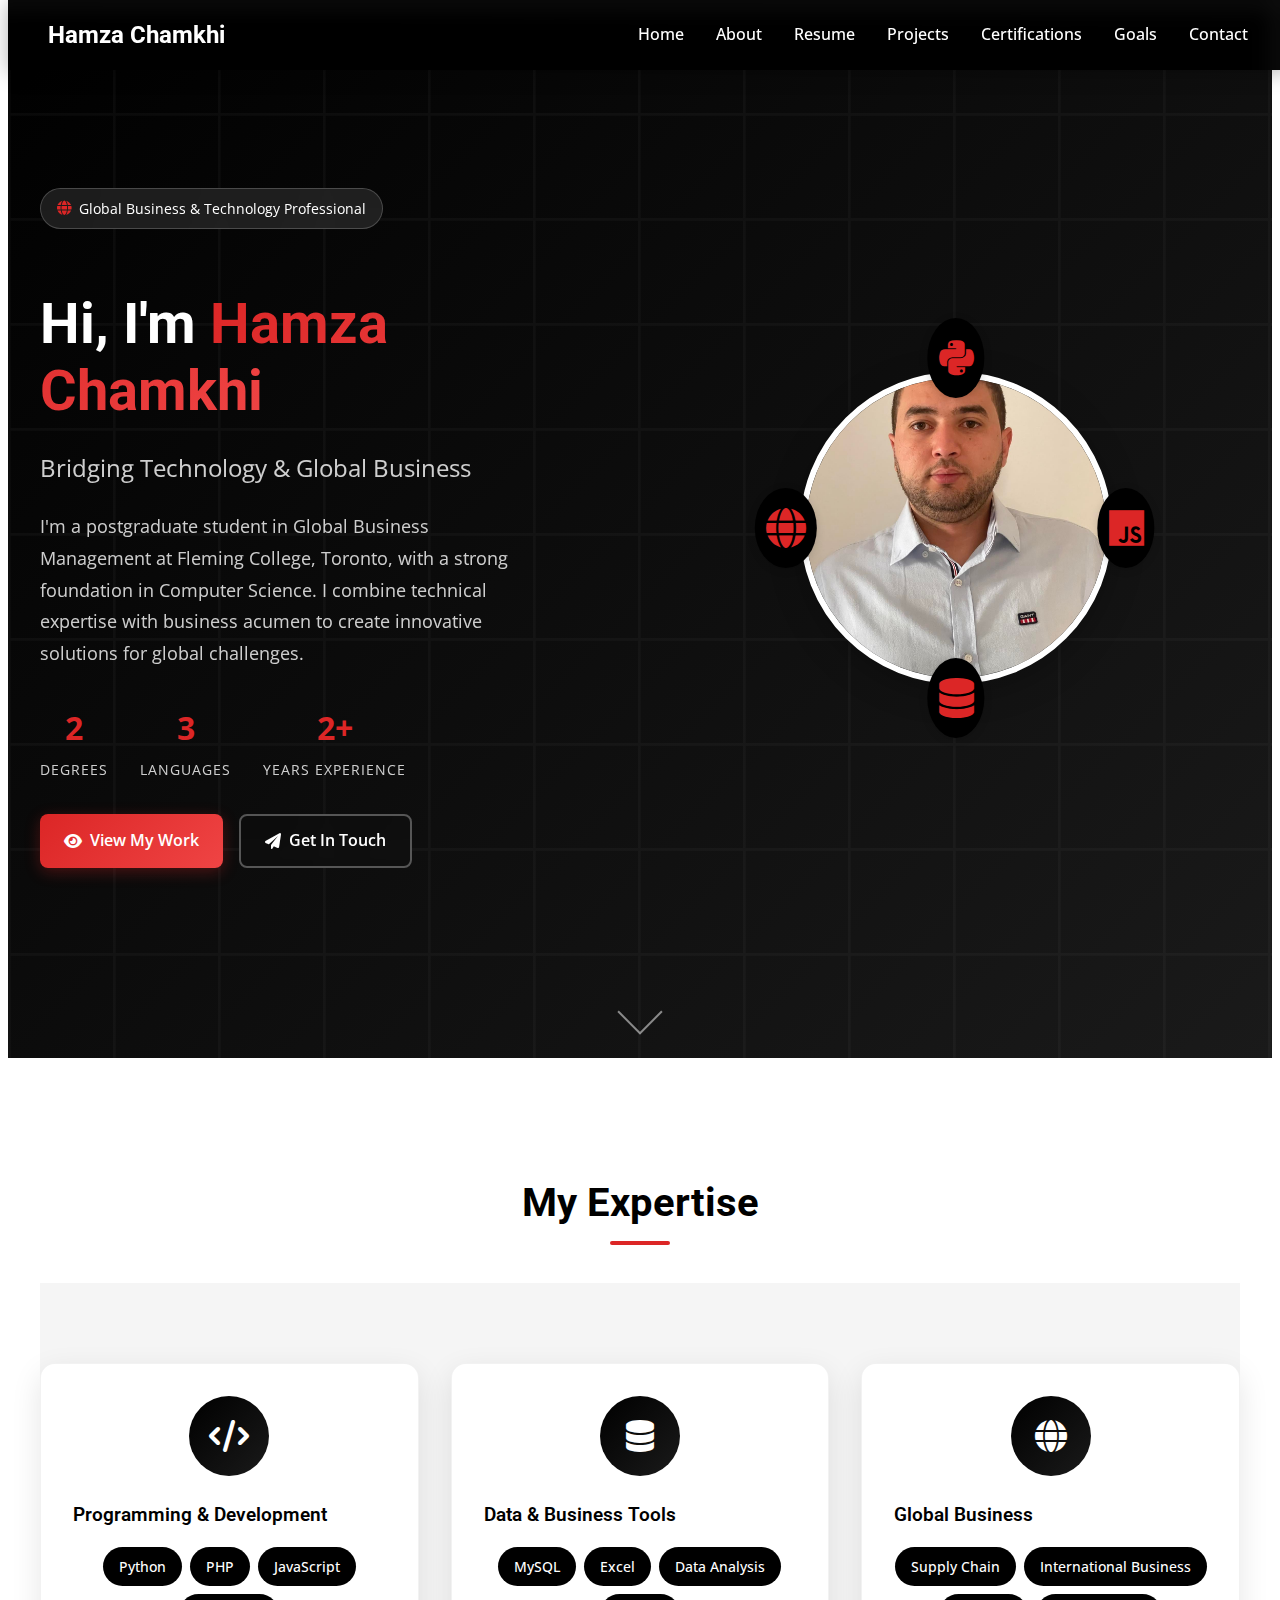
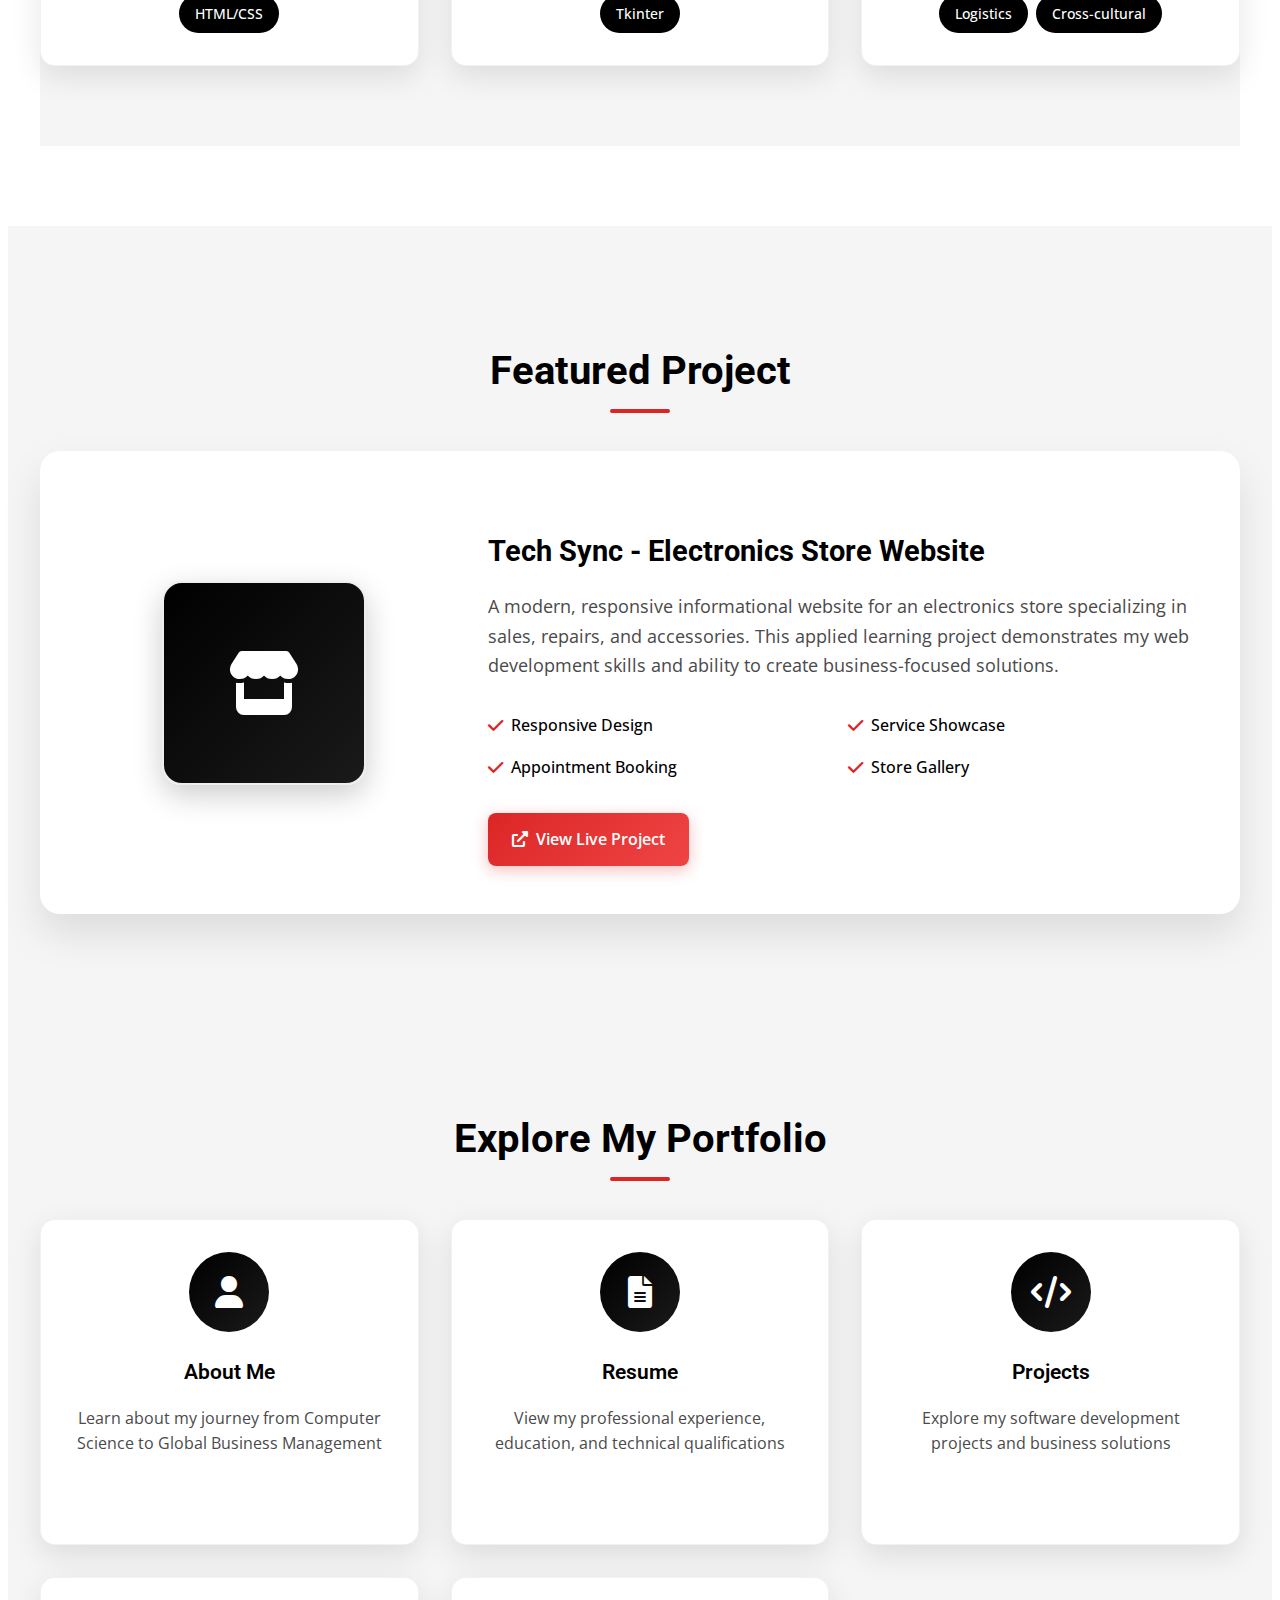
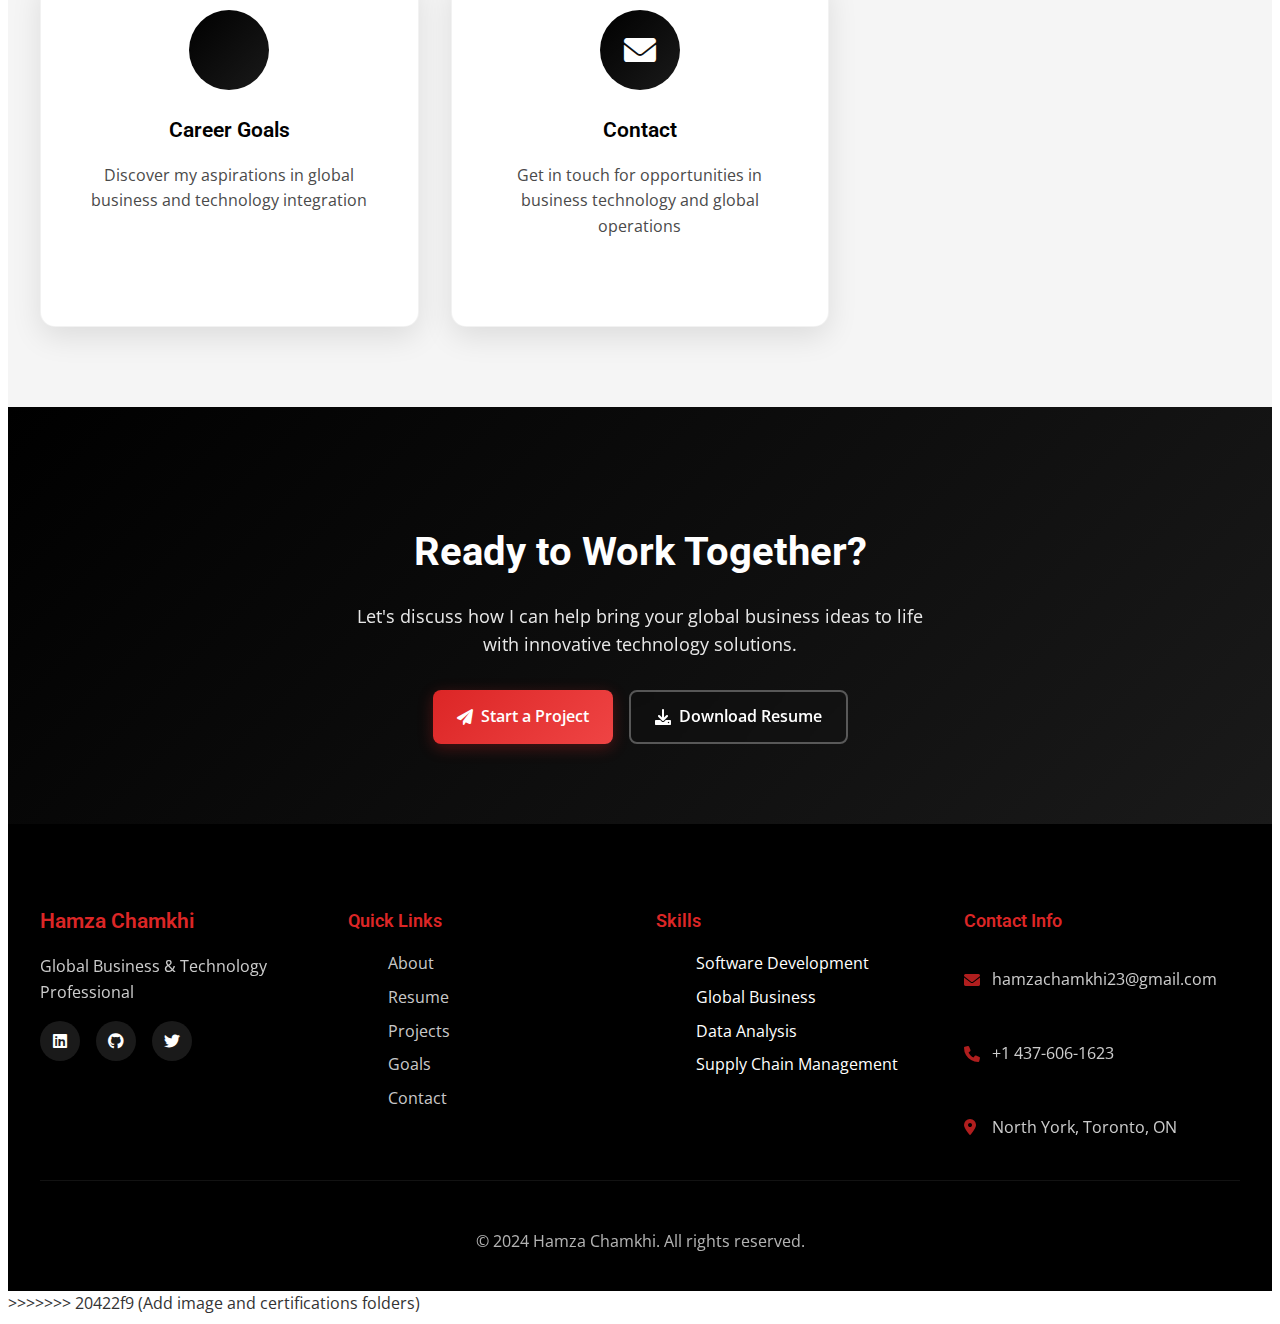
<file: index.html>
<!DOCTYPE html>
<html lang="en">
<head>
    <meta charset="UTF-8">
    <meta name="viewport" content="width=device-width, initial-scale=1.0">
    <title>Hamza Chamkhi - E-Portfolio</title>
    <link rel="stylesheet" href="styles.css">
    <link href="https://fonts.googleapis.com/css2?family=Open+Sans:wght@300;400;600;700&family=Roboto:wght@300;400;500;700&display=swap" rel="stylesheet">
    <link rel="stylesheet" href="https://cdnjs.cloudflare.com/ajax/libs/font-awesome/6.0.0/css/all.min.css">
</head>
<body>
    <!-- Navigation -->
    <nav class="navbar">
        <div class="nav-container">
            <div class="nav-logo">
                <a href="index.html">Hamza Chamkhi</a>
            </div>
            <ul class="nav-menu">
                <li class="nav-item">
                    <a href="index.html" class="nav-link active">Home</a>
                </li>
                <li class="nav-item">
                    <a href="about.html" class="nav-link">About</a>
                </li>
                <li class="nav-item">
                    <a href="resume.html" class="nav-link">Resume</a>
                </li>
                <li class="nav-item">
                    <a href="projects.html" class="nav-link">Projects</a>
                </li>
                <li class="nav-item">
                    <a href="certifications.html" class="nav-link">Certifications</a>
                </li>
                <li class="nav-item">
                    <a href="goals.html" class="nav-link">Goals</a>
                </li>
                <li class="nav-item">
                    <a href="contact.html" class="nav-link">Contact</a>
                </li>
            </ul>
            <div class="hamburger">
                <span class="bar"></span>
                <span class="bar"></span>
                <span class="bar"></span>
            </div>
        </div>
    </nav>

    <!-- Hero Section -->
    <section class="hero" id="home">
        <div class="hero-container">
            <div class="hero-content">
                <div class="hero-text">
                    <div class="hero-badge">
                        <i class="fas fa-globe"></i>
                        <span>Global Business & Technology Professional</span>
                    </div>
                    <h1 class="hero-title">Hi, I'm <span class="highlight">Hamza Chamkhi</span></h1>
                    <p class="hero-subtitle">Bridging Technology & Global Business</p>
                    <p class="hero-description">
                        I'm a postgraduate student in Global Business Management at Fleming College, Toronto, 
                        with a strong foundation in Computer Science. I combine technical expertise with 
                        business acumen to create innovative solutions for global challenges.
                    </p>
                    <div class="hero-stats">
                        <div class="stat-item">
                            <span class="stat-number">2</span>
                            <span class="stat-label">Degrees</span>
                        </div>
                        <div class="stat-item">
                            <span class="stat-number">3</span>
                            <span class="stat-label">Languages</span>
                        </div>
                        <div class="stat-item">
                            <span class="stat-number">2+</span>
                            <span class="stat-label">Years Experience</span>
                        </div>
                    </div>
                    <div class="hero-buttons">
                        <a href="projects.html" class="btn btn-primary">
                            <i class="fas fa-eye"></i>
                            View My Work
                        </a>
                        <a href="contact.html" class="btn btn-secondary">
                            <i class="fas fa-paper-plane"></i>
                            Get In Touch
                        </a>
                    </div>
                </div>
                <div class="hero-image">
                    <div class="profile-container">
                        <img src="image/received_1560496504464682.jpeg" alt="Hamza Chamkhi" class="profile-photo" style="width:300px;height:300px;border-radius:50%;object-fit:cover;border:6px solid #fff;box-shadow:0 8px 32px rgba(0,0,0,0.25);">
                        <div class="floating-icons">
                            <div class="floating-icon" style="--angle: 0deg; --delay: 0s;"><i class="fab fa-python"></i></div>
                            <div class="floating-icon" style="--angle: 90deg; --delay: 0.5s;"><i class="fab fa-js"></i></div>
                            <div class="floating-icon" style="--angle: 180deg; --delay: 1s;"><i class="fas fa-database"></i></div>
                            <div class="floating-icon" style="--angle: 270deg; --delay: 1.5s;"><i class="fas fa-globe"></i></div>
                        </div>
                    </div>
                </div>
            </div>
        </div>
        <div class="scroll-indicator">
            <div class="scroll-arrow"></div>
        </div>
    </section>

    <!-- Featured Skills Section -->
    <section class="featured-skills">
        <div class="container">
            <h2 class="section-title">My Expertise</h2>
            <div class="skills-showcase">
                <div class="skill-category">
                    <div class="skill-icon">
                        <i class="fas fa-code"></i>
                    </div>
                    <h3>Programming & Development</h3>
                    <div class="skill-tags">
                        <span class="skill-tag">Python</span>
                        <span class="skill-tag">PHP</span>
                        <span class="skill-tag">JavaScript</span>
                        <span class="skill-tag">HTML/CSS</span>
                    </div>
                </div>
                <div class="skill-category">
                    <div class="skill-icon">
                        <i class="fas fa-database"></i>
                    </div>
                    <h3>Data & Business Tools</h3>
                    <div class="skill-tags">
                        <span class="skill-tag">MySQL</span>
                        <span class="skill-tag">Excel</span>
                        <span class="skill-tag">Data Analysis</span>
                        <span class="skill-tag">Tkinter</span>
                    </div>
                </div>
                <div class="skill-category">
                    <div class="skill-icon">
                        <i class="fas fa-globe"></i>
                    </div>
                    <h3>Global Business</h3>
                    <div class="skill-tags">
                        <span class="skill-tag">Supply Chain</span>
                        <span class="skill-tag">International Business</span>
                        <span class="skill-tag">Logistics</span>
                        <span class="skill-tag">Cross-cultural</span>
                    </div>
                </div>
            </div>
        </div>
    </section>

    <!-- Featured Project Section -->
    <section class="featured-project">
        <div class="container">
            <h2 class="section-title">Featured Project</h2>
            <div class="featured-project-card">
                <div class="project-preview">
                    <div class="project-image">
                        <i class="fas fa-store"></i>
                    </div>
                </div>
                <div class="project-info">
                    <h3>Tech Sync - Electronics Store Website</h3>
                    <p class="project-description">
                        A modern, responsive informational website for an electronics store specializing in sales, repairs, and accessories. 
                        This applied learning project demonstrates my web development skills and ability to create business-focused solutions.
                    </p>
                    <div class="project-features">
                        <div class="feature-item">
                            <i class="fas fa-check"></i>
                            <span>Responsive Design</span>
                        </div>
                        <div class="feature-item">
                            <i class="fas fa-check"></i>
                            <span>Service Showcase</span>
                        </div>
                        <div class="feature-item">
                            <i class="fas fa-check"></i>
                            <span>Appointment Booking</span>
                        </div>
                        <div class="feature-item">
                            <i class="fas fa-check"></i>
                            <span>Store Gallery</span>
                        </div>
                    </div>
                    <div class="project-actions">
                        <a href="https://tech-sync-website-description-a-modern.onrender.com" target="_blank" class="btn btn-primary">
                            <i class="fas fa-external-link-alt"></i>
                            View Live Project
                        </a>
                        <a href="projects.html" class="btn btn-secondary">
                            <i class="fas fa-eye"></i>
                            View All Projects
                        </a>
                    </div>
                </div>
            </div>
        </div>
    </section>

    <!-- Quick Links Section -->
    <section class="quick-links">
        <div class="container">
            <h2 class="section-title">Explore My Portfolio</h2>
            <div class="quick-links-grid">
                <a href="about.html" class="quick-link-card">
                    <div class="quick-link-icon">
                        <i class="fas fa-user"></i>
                    </div>
                    <h3>About Me</h3>
                    <p>Learn about my journey from Computer Science to Global Business Management</p>
                    <div class="card-arrow">
                        <i class="fas fa-arrow-right"></i>
                    </div>
                </a>
                <a href="resume.html" class="quick-link-card">
                    <div class="quick-link-icon">
                        <i class="fas fa-file-alt"></i>
                    </div>
                    <h3>Resume</h3>
                    <p>View my professional experience, education, and technical qualifications</p>
                    <div class="card-arrow">
                        <i class="fas fa-arrow-right"></i>
                    </div>
                </a>
                <a href="projects.html" class="quick-link-card">
                    <div class="quick-link-icon">
                        <i class="fas fa-code"></i>
                    </div>
                    <h3>Projects</h3>
                    <p>Explore my software development projects and business solutions</p>
                    <div class="card-arrow">
                        <i class="fas fa-arrow-right"></i>
                    </div>
                </a>
                <a href="goals.html" class="quick-link-card">
                    <div class="quick-link-icon">
                        <i class="fas fa-target"></i>
                    </div>
                    <h3>Career Goals</h3>
                    <p>Discover my aspirations in global business and technology integration</p>
                    <div class="card-arrow">
                        <i class="fas fa-arrow-right"></i>
                    </div>
                </a>
                <a href="contact.html" class="quick-link-card">
                    <div class="quick-link-icon">
                        <i class="fas fa-envelope"></i>
                    </div>
                    <h3>Contact</h3>
                    <p>Get in touch for opportunities in business technology and global operations</p>
                    <div class="card-arrow">
                        <i class="fas fa-arrow-right"></i>
                    </div>
                </a>
            </div>
        </div>
    </section>

    <!-- Call to Action Section -->
    <section class="cta-section">
        <div class="container">
            <div class="cta-content">
                <h2>Ready to Work Together?</h2>
                <p>Let's discuss how I can help bring your global business ideas to life with innovative technology solutions.</p>
                <div class="cta-buttons">
                    <a href="contact.html" class="btn btn-primary">
                        <i class="fas fa-paper-plane"></i>
                        Start a Project
                    </a>
                    <a href="resume.html" class="btn btn-secondary">
                        <i class="fas fa-download"></i>
                        Download Resume
                    </a>
                </div>
            </div>
        </div>
    </section>

    <!-- Footer -->
    <footer class="footer">
        <div class="container">
            <div class="footer-content">
                <div class="footer-section">
                    <h3>Hamza Chamkhi</h3>
                    <p>Global Business & Technology Professional</p>
                    <div class="footer-social">
                        <a href="https://www.linkedin.com/in/hamza-chamkhi" class="social-link" target="_blank"><i class="fab fa-linkedin"></i></a>
                        <a href="https://github.com/hamzachamkhi" class="social-link" target="_blank"><i class="fab fa-github"></i></a>
                        <a href="#" class="social-link"><i class="fab fa-twitter"></i></a>
                    </div>
                </div>
                <div class="footer-section">
                    <h4>Quick Links</h4>
                    <ul>
                        <li><a href="about.html">About</a></li>
                        <li><a href="resume.html">Resume</a></li>
                        <li><a href="projects.html">Projects</a></li>
                        <li><a href="goals.html">Goals</a></li>
                        <li><a href="contact.html">Contact</a></li>
                    </ul>
                </div>
                <div class="footer-section">
                    <h4>Skills</h4>
                    <ul>
                        <li>Software Development</li>
                        <li>Global Business</li>
                        <li>Data Analysis</li>
                        <li>Supply Chain Management</li>
                    </ul>
                </div>
                <div class="footer-section">
                    <h4>Contact Info</h4>
                    <div class="contact-info">
                        <p><i class="fas fa-envelope"></i> hamzachamkhi23@gmail.com</p>
                        <p><i class="fas fa-phone"></i> +1 437-606-1623</p>
                        <p><i class="fas fa-map-marker-alt"></i> North York, Toronto, ON</p>
                    </div>
                </div>
            </div>
            <div class="footer-bottom">
                <p>&copy; 2024 Hamza Chamkhi. All rights reserved.</p>
            </div>
        </div>
    </footer>

    <script src="script.js"></script>
</body>
>>>>>>> 20422f9 (Add image and certifications folders)
</html>
</file>
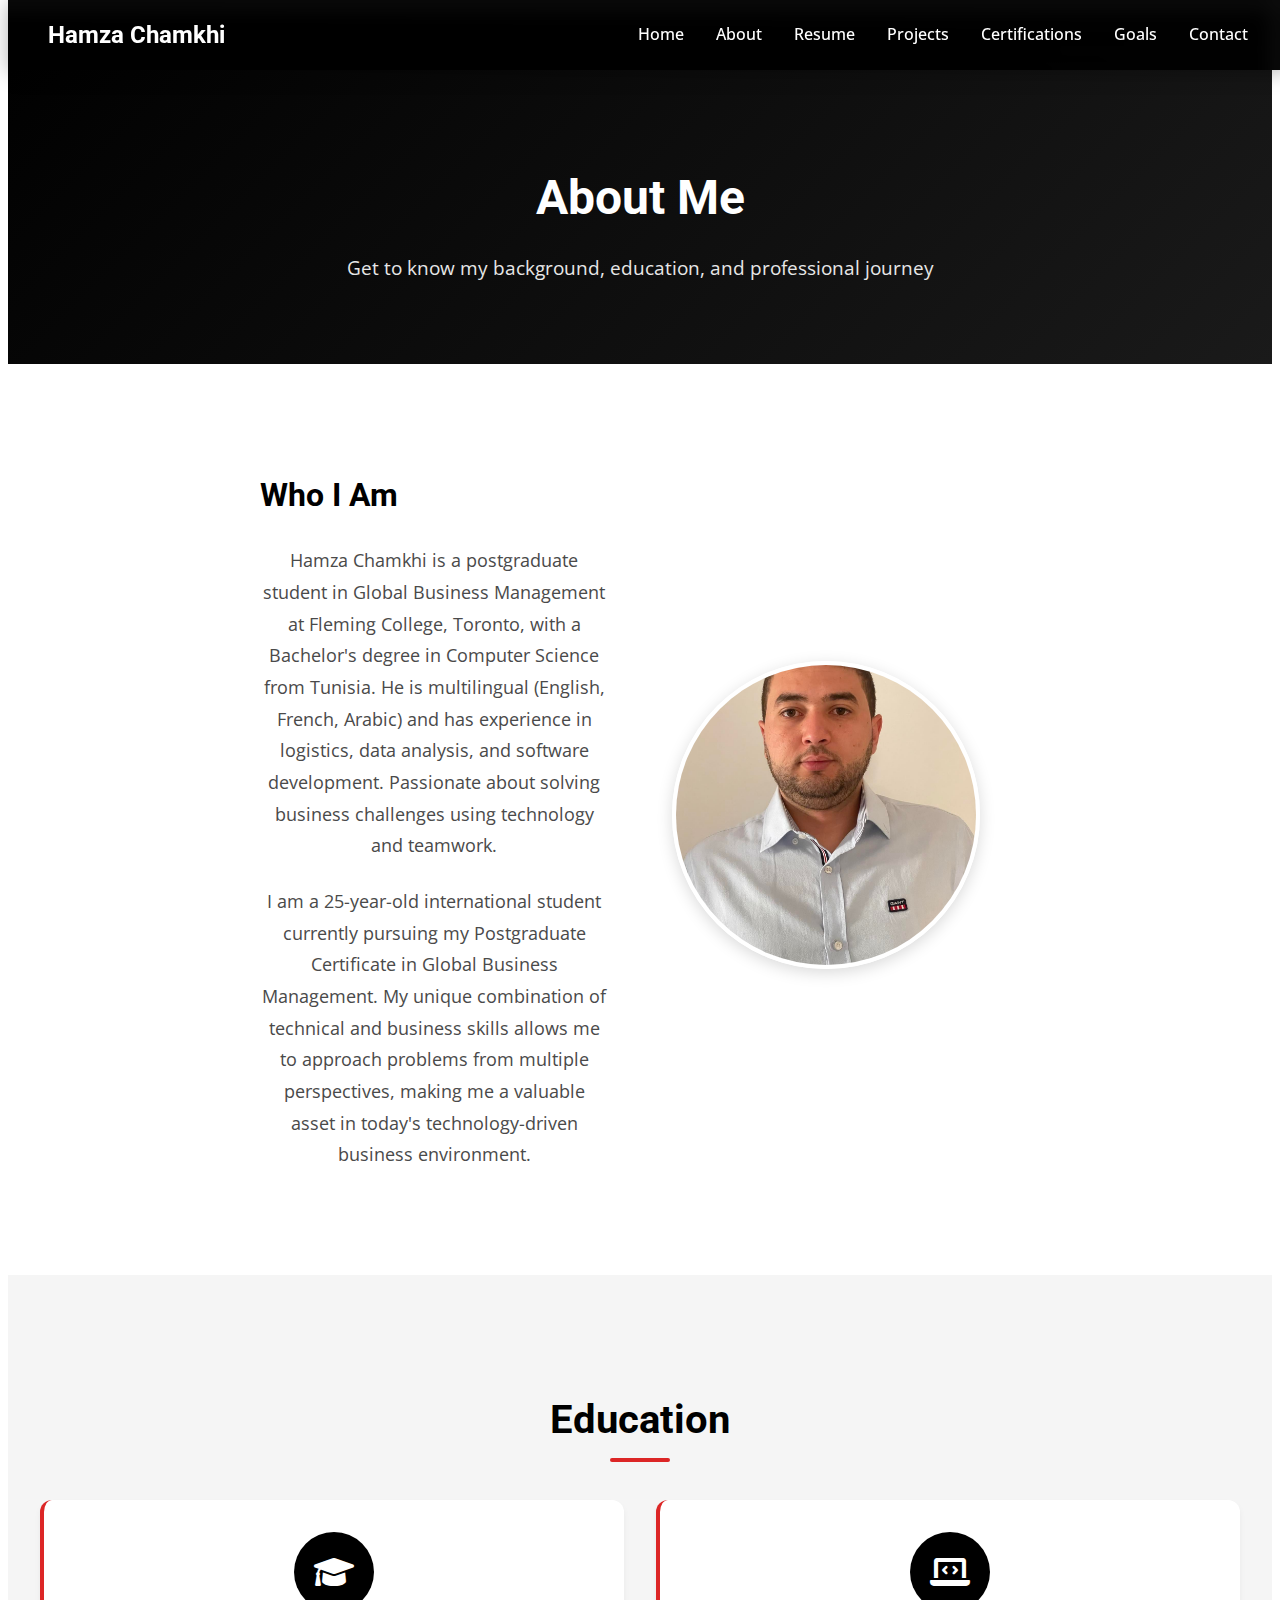
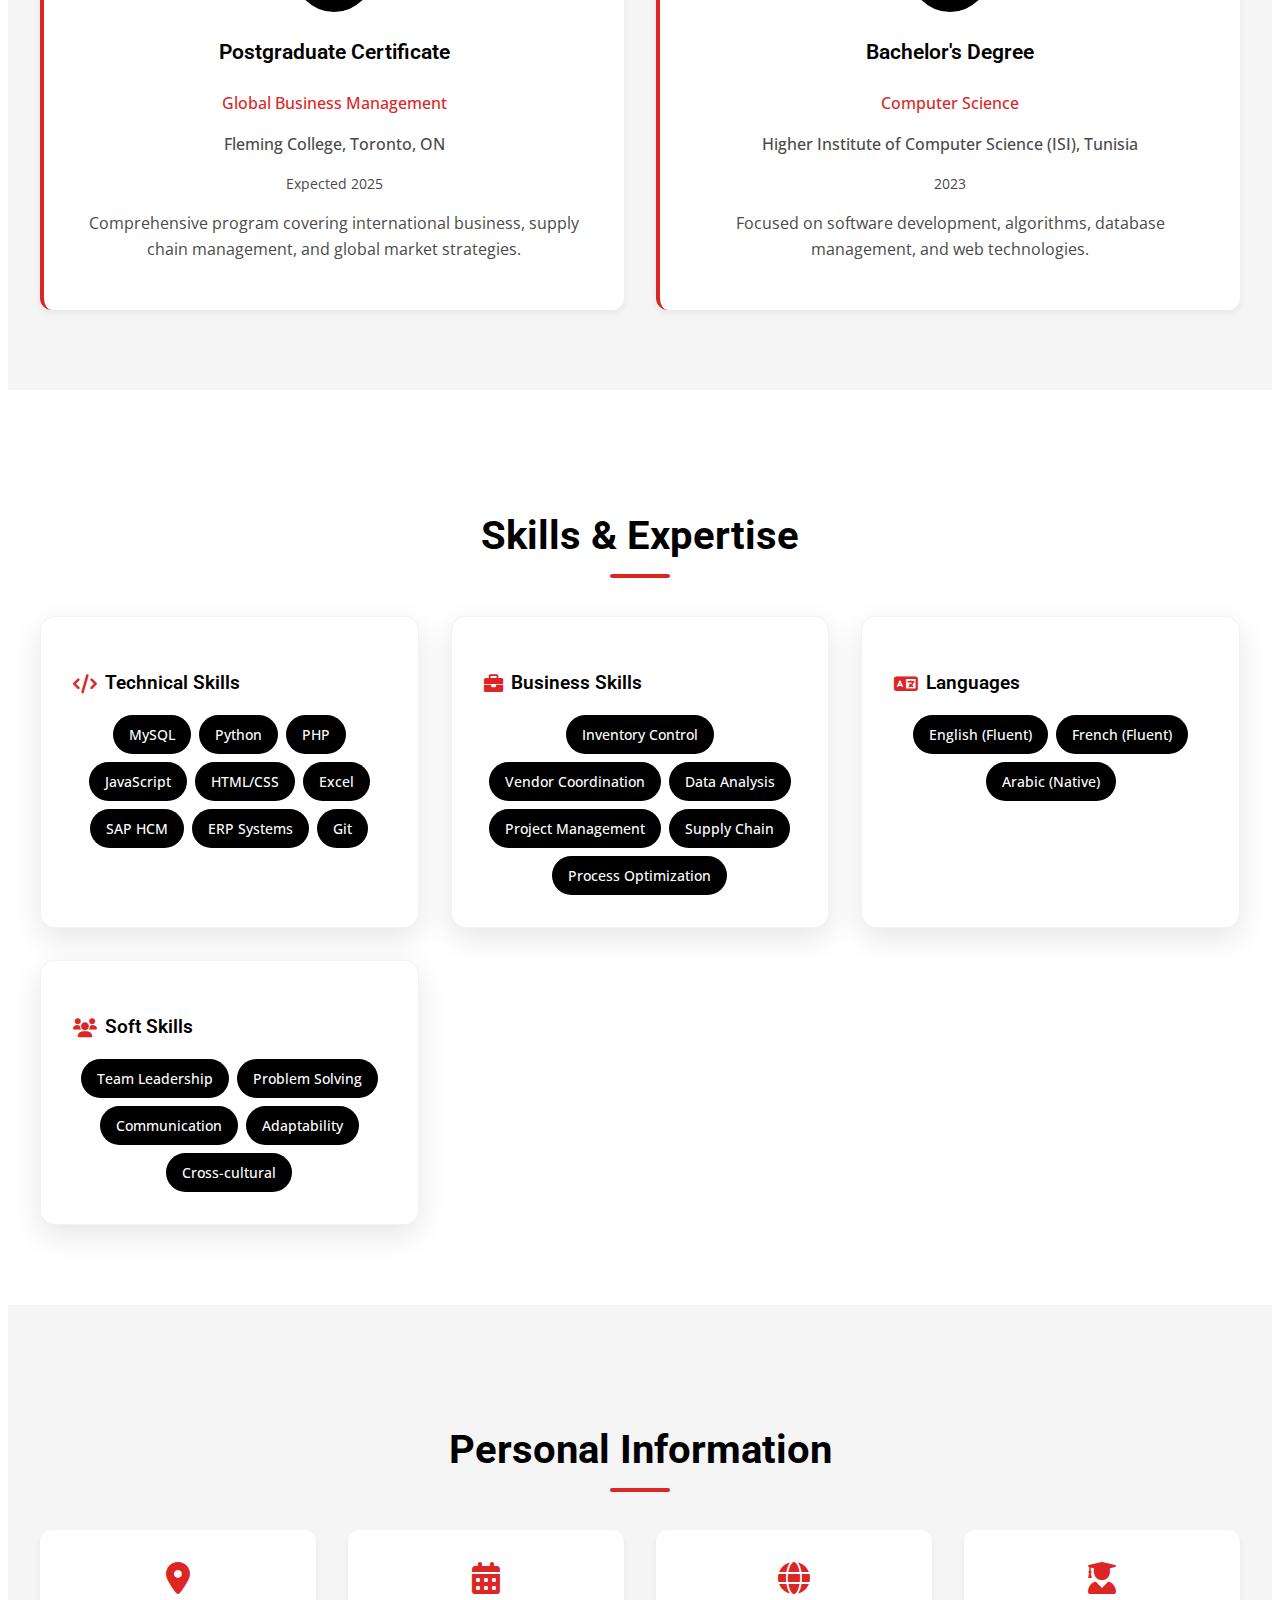
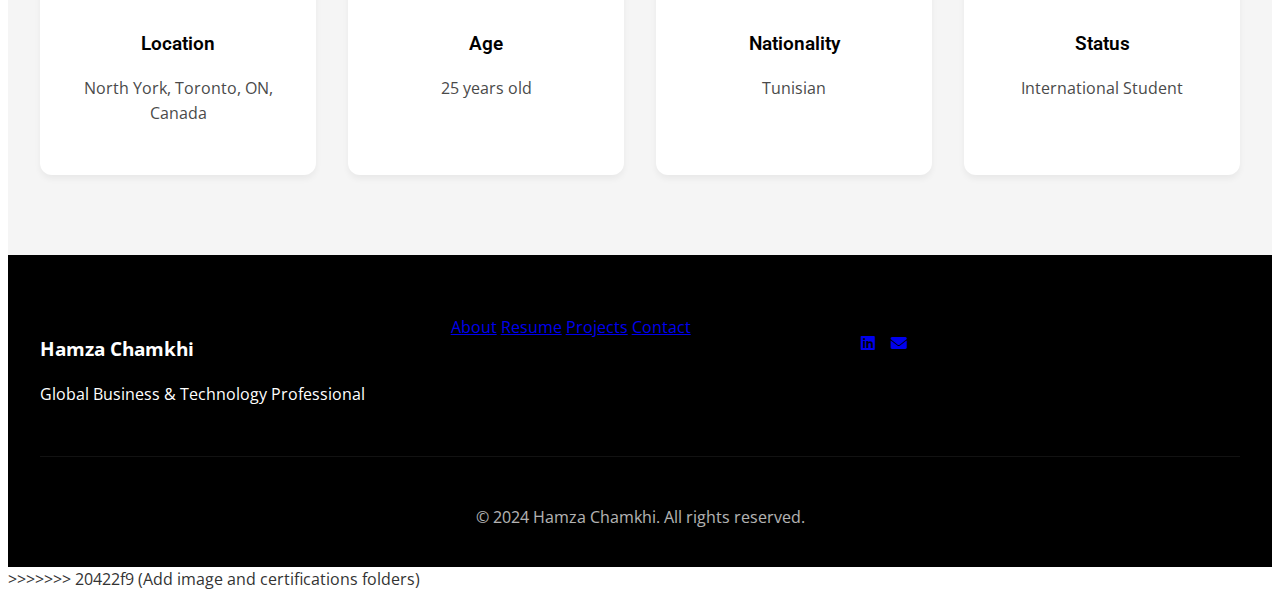
<file: about.html>
<!DOCTYPE html>
<html lang="en">
<head>
    <meta charset="UTF-8">
    <meta name="viewport" content="width=device-width, initial-scale=1.0">
    <title>About Me - Hamza Chamkhi</title>
    <link rel="stylesheet" href="styles.css">
    <link href="https://fonts.googleapis.com/css2?family=Open+Sans:wght@300;400;600;700&family=Roboto:wght@300;400;500;700&display=swap" rel="stylesheet">
    <link rel="stylesheet" href="https://cdnjs.cloudflare.com/ajax/libs/font-awesome/6.0.0/css/all.min.css">
</head>
<body>
    <!-- Navigation -->
    <nav class="navbar">
        <div class="nav-container">
            <div class="nav-logo">
                <a href="index.html">Hamza Chamkhi</a>
            </div>
            <ul class="nav-menu">
                <li class="nav-item">
                    <a href="index.html" class="nav-link">Home</a>
                </li>
                <li class="nav-item">
                    <a href="about.html" class="nav-link active">About</a>
                </li>
                <li class="nav-item">
                    <a href="resume.html" class="nav-link">Resume</a>
                </li>
                <li class="nav-item">
                    <a href="projects.html" class="nav-link">Projects</a>
                </li>
                <li class="nav-item">
                    <a href="certifications.html" class="nav-link">Certifications</a>
                </li>
                <li class="nav-item">
                    <a href="goals.html" class="nav-link">Goals</a>
                </li>
                <li class="nav-item">
                    <a href="contact.html" class="nav-link">Contact</a>
                </li>
            </ul>
            <div class="hamburger">
                <span class="bar"></span>
                <span class="bar"></span>
                <span class="bar"></span>
            </div>
        </div>
    </nav>

    <!-- Page Header -->
    <section class="page-header">
        <div class="container">
            <h1>About Me</h1>
            <p>Get to know my background, education, and professional journey</p>
        </div>
    </section>

    <!-- About Content -->
    <section class="about-content">
        <div class="container">
            <div class="about-grid">
                <div class="about-text">
                    <h2>Who I Am</h2>
                    <p>Hamza Chamkhi is a postgraduate student in Global Business Management at Fleming College, Toronto, with a Bachelor's degree in Computer Science from Tunisia. He is multilingual (English, French, Arabic) and has experience in logistics, data analysis, and software development. Passionate about solving business challenges using technology and teamwork.</p>
                    
                    <p>I am a 25-year-old international student currently pursuing my Postgraduate Certificate in Global Business Management. My unique combination of technical and business skills allows me to approach problems from multiple perspectives, making me a valuable asset in today's technology-driven business environment.</p>
                </div>
                
                <div class="about-image">
                    <img src="image/received_1560496504464682.jpeg" alt="Hamza Chamkhi" class="profile-photo" style="width:250px;height:250px;border-radius:50%;object-fit:cover;border:4px solid #fff;box-shadow:0 4px 16px rgba(0,0,0,0.15);">
                </div>
            </div>
        </div>
    </section>

    <!-- Education Section -->
    <section class="education-section">
        <div class="container">
            <h2 class="section-title">Education</h2>
            <div class="education-grid">
                <div class="education-card">
                    <div class="education-icon">
                        <i class="fas fa-graduation-cap"></i>
                    </div>
                    <h3>Postgraduate Certificate</h3>
                    <h4>Global Business Management</h4>
                    <p class="institution">Fleming College, Toronto, ON</p>
                    <p class="date">Expected 2025</p>
                    <p class="description">Comprehensive program covering international business, supply chain management, and global market strategies.</p>
                </div>
                
                <div class="education-card">
                    <div class="education-icon">
                        <i class="fas fa-laptop-code"></i>
                    </div>
                    <h3>Bachelor's Degree</h3>
                    <h4>Computer Science</h4>
                    <p class="institution">Higher Institute of Computer Science (ISI), Tunisia</p>
                    <p class="date">2023</p>
                    <p class="description">Focused on software development, algorithms, database management, and web technologies.</p>
                </div>
            </div>
        </div>
    </section>

    <!-- Skills Section -->
    <section class="skills-section">
        <div class="container">
            <h2 class="section-title">Skills & Expertise</h2>
            <div class="skills-grid">
                <div class="skill-category">
                    <h3><i class="fas fa-code"></i> Technical Skills</h3>
                    <div class="skill-tags">
                        <span class="skill-tag">MySQL</span>
                        <span class="skill-tag">Python</span>
                        <span class="skill-tag">PHP</span>
                        <span class="skill-tag">JavaScript</span>
                        <span class="skill-tag">HTML/CSS</span>
                        <span class="skill-tag">Excel</span>
                        <span class="skill-tag">SAP HCM</span>
                        <span class="skill-tag">ERP Systems</span>
                        <span class="skill-tag">Git</span>
                    </div>
                </div>
                
                <div class="skill-category">
                    <h3><i class="fas fa-briefcase"></i> Business Skills</h3>
                    <div class="skill-tags">
                        <span class="skill-tag">Inventory Control</span>
                        <span class="skill-tag">Vendor Coordination</span>
                        <span class="skill-tag">Data Analysis</span>
                        <span class="skill-tag">Project Management</span>
                        <span class="skill-tag">Supply Chain</span>
                        <span class="skill-tag">Process Optimization</span>
                    </div>
                </div>
                
                <div class="skill-category">
                    <h3><i class="fas fa-language"></i> Languages</h3>
                    <div class="skill-tags">
                        <span class="skill-tag">English (Fluent)</span>
                        <span class="skill-tag">French (Fluent)</span>
                        <span class="skill-tag">Arabic (Native)</span>
                    </div>
                </div>
                
                <div class="skill-category">
                    <h3><i class="fas fa-users"></i> Soft Skills</h3>
                    <div class="skill-tags">
                        <span class="skill-tag">Team Leadership</span>
                        <span class="skill-tag">Problem Solving</span>
                        <span class="skill-tag">Communication</span>
                        <span class="skill-tag">Adaptability</span>
                        <span class="skill-tag">Cross-cultural</span>
                    </div>
                </div>
            </div>
        </div>
    </section>

    <!-- Personal Info Section -->
    <section class="personal-info">
        <div class="container">
            <h2 class="section-title">Personal Information</h2>
            <div class="info-grid">
                <div class="info-card">
                    <i class="fas fa-map-marker-alt"></i>
                    <h3>Location</h3>
                    <p>North York, Toronto, ON, Canada</p>
                </div>
                
                <div class="info-card">
                    <i class="fas fa-calendar-alt"></i>
                    <h3>Age</h3>
                    <p>25 years old</p>
                </div>
                
                <div class="info-card">
                    <i class="fas fa-globe"></i>
                    <h3>Nationality</h3>
                    <p>Tunisian</p>
                </div>
                
                <div class="info-card">
                    <i class="fas fa-user-graduate"></i>
                    <h3>Status</h3>
                    <p>International Student</p>
                </div>
            </div>
        </div>
    </section>

    <!-- Footer -->
    <footer class="footer">
        <div class="container">
            <div class="footer-content">
                <div class="footer-info">
                    <h3>Hamza Chamkhi</h3>
                    <p>Global Business & Technology Professional</p>
                </div>
                <div class="footer-links">
                    <a href="about.html">About</a>
                    <a href="resume.html">Resume</a>
                    <a href="projects.html">Projects</a>
                    <a href="contact.html">Contact</a>
                </div>
                <div class="footer-social">
                    <a href="https://www.linkedin.com/in/hamza-chamkhi" target="_blank">
                        <i class="fab fa-linkedin"></i>
                    </a>
                    <a href="mailto:hamzachamkhi23@gmail.com">
                        <i class="fas fa-envelope"></i>
                    </a>
                </div>
            </div>
            <div class="footer-bottom">
                <p>&copy; 2024 Hamza Chamkhi. All rights reserved.</p>
            </div>
        </div>
    </footer>

    <script src="script.js"></script>
</body>
>>>>>>> 20422f9 (Add image and certifications folders)
</html>
</file>
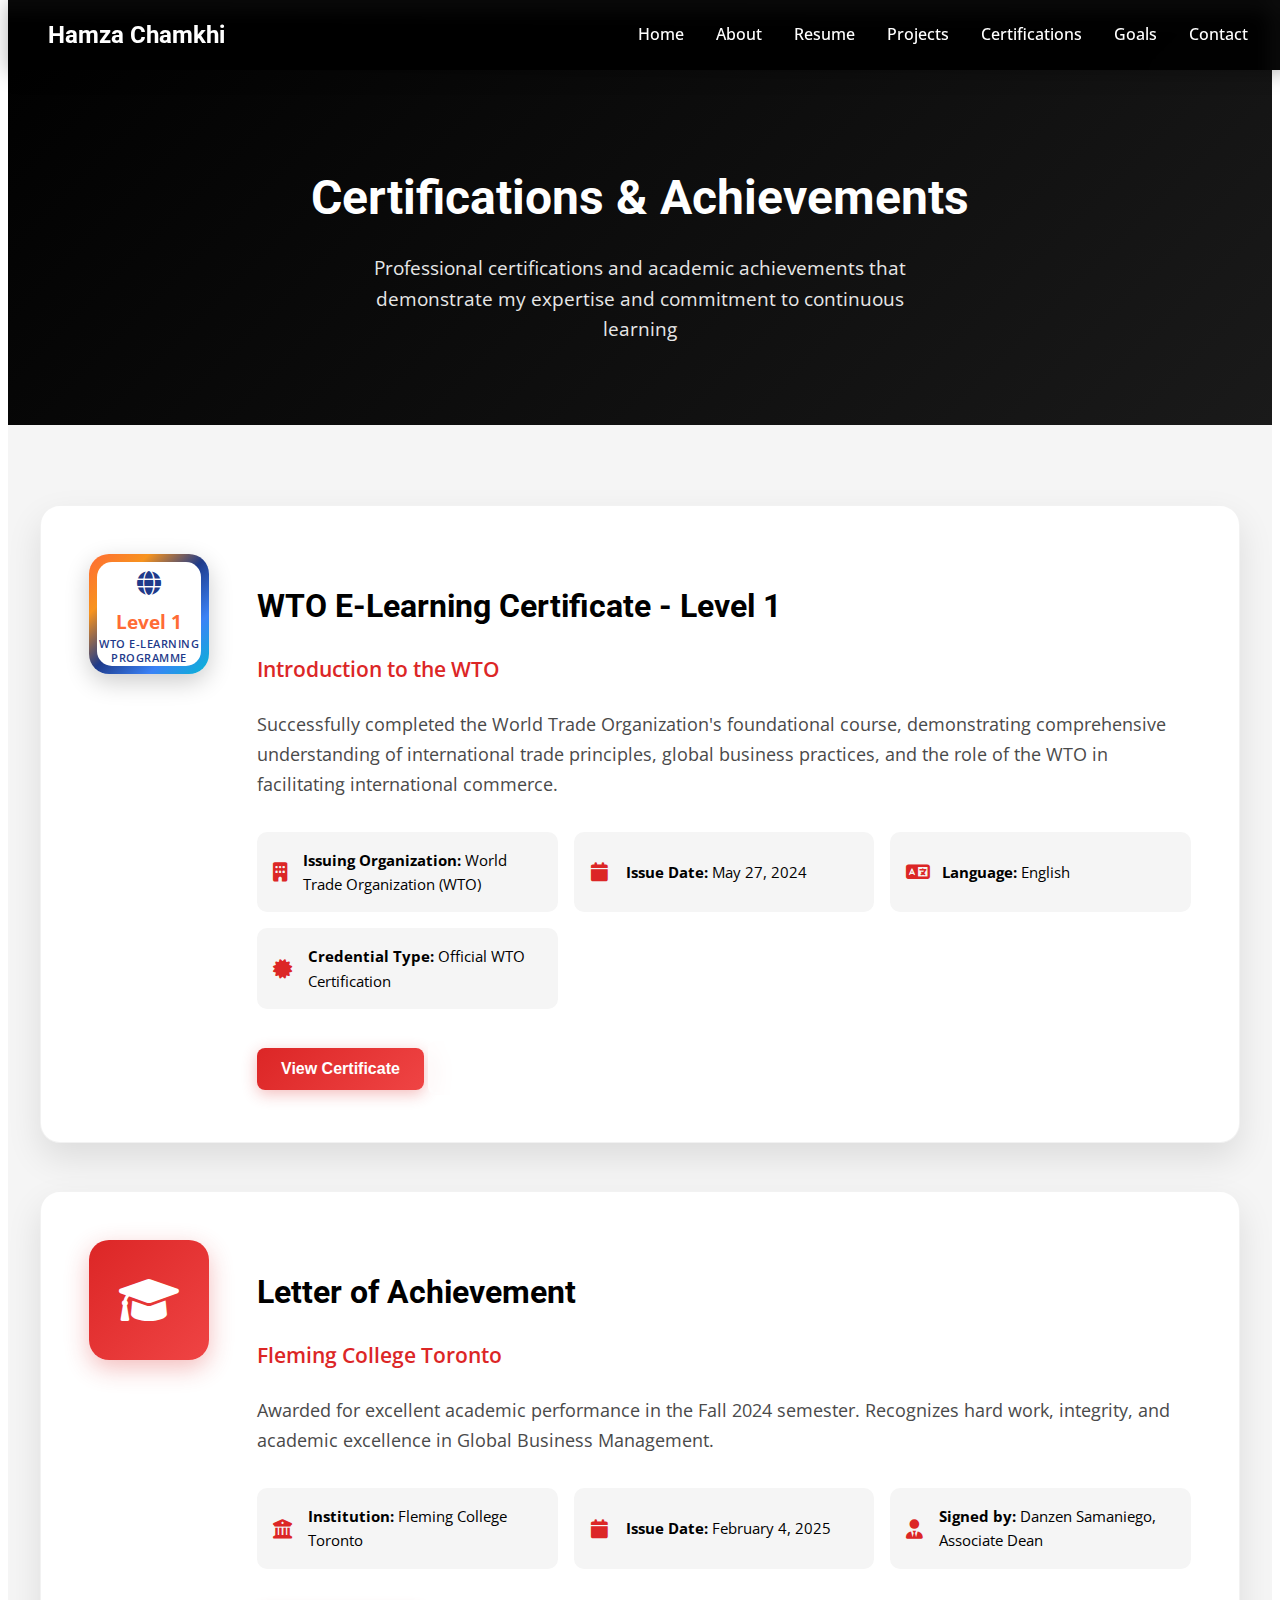
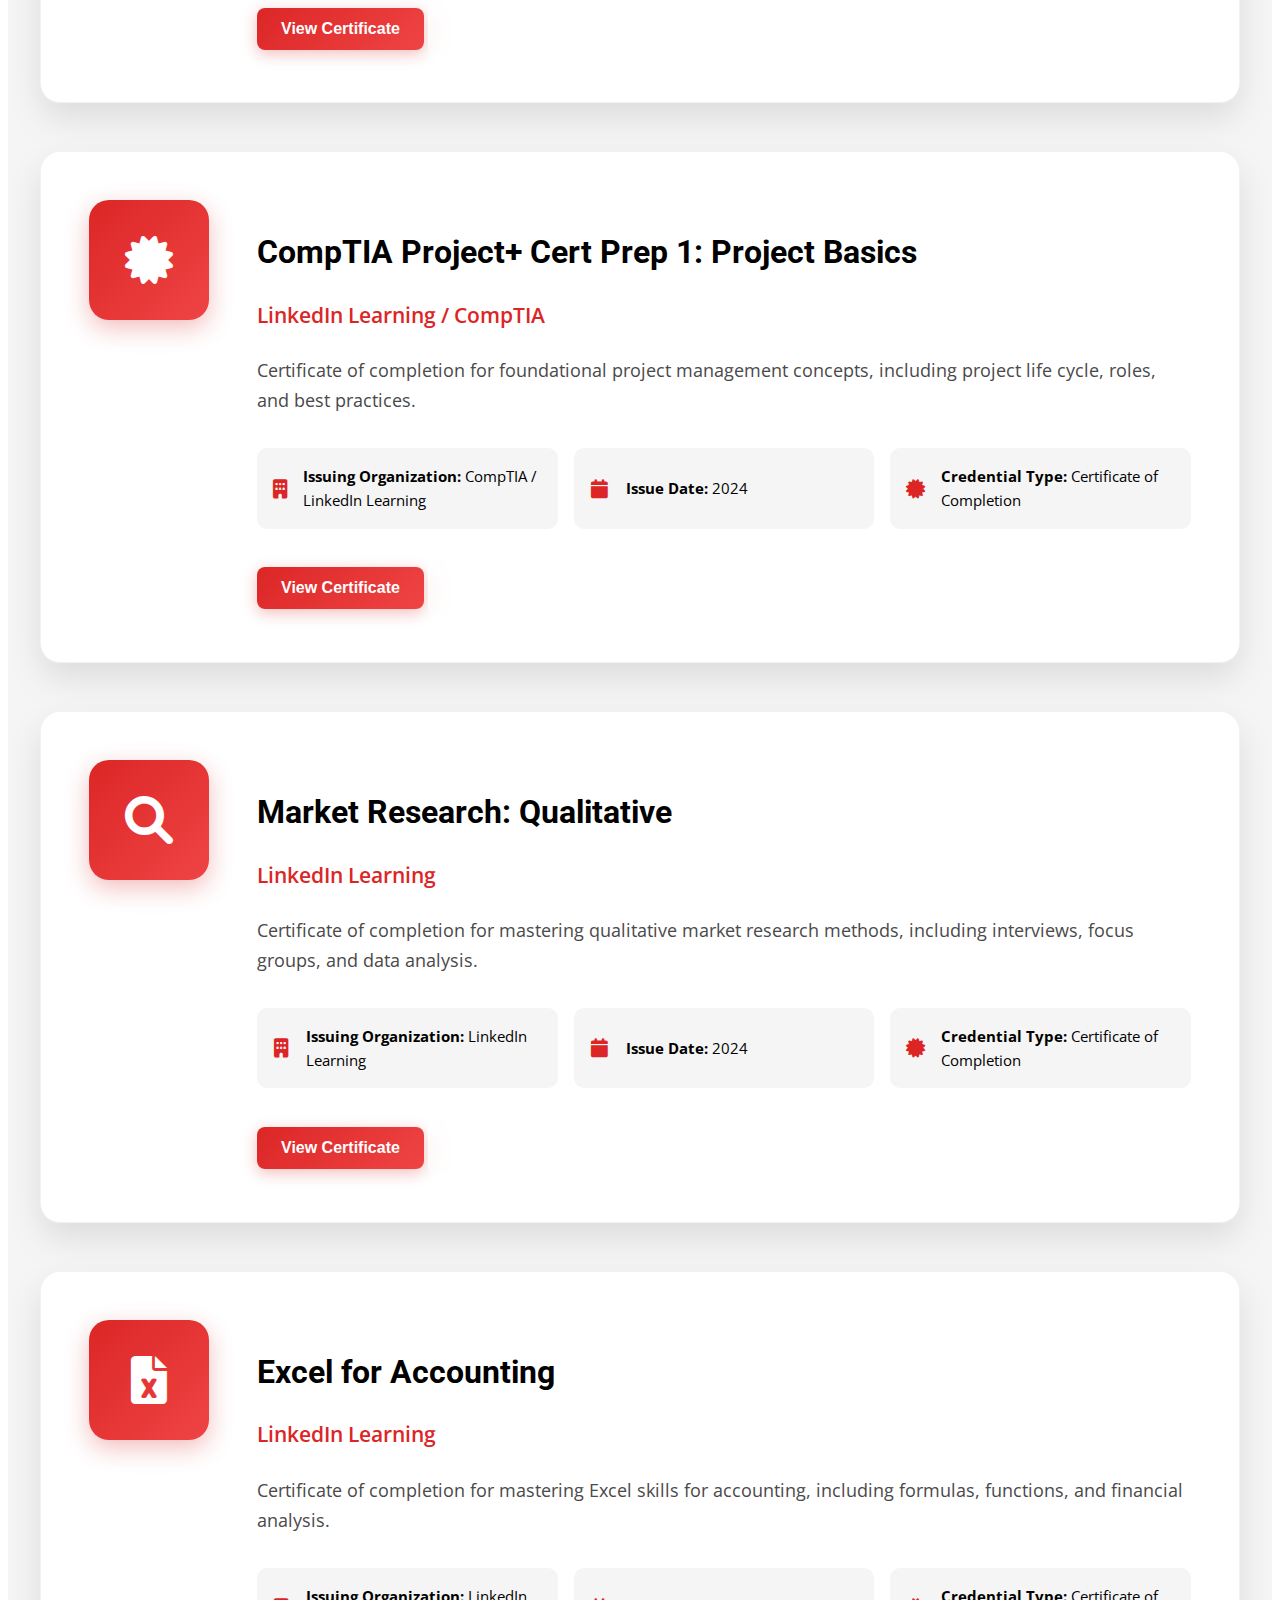
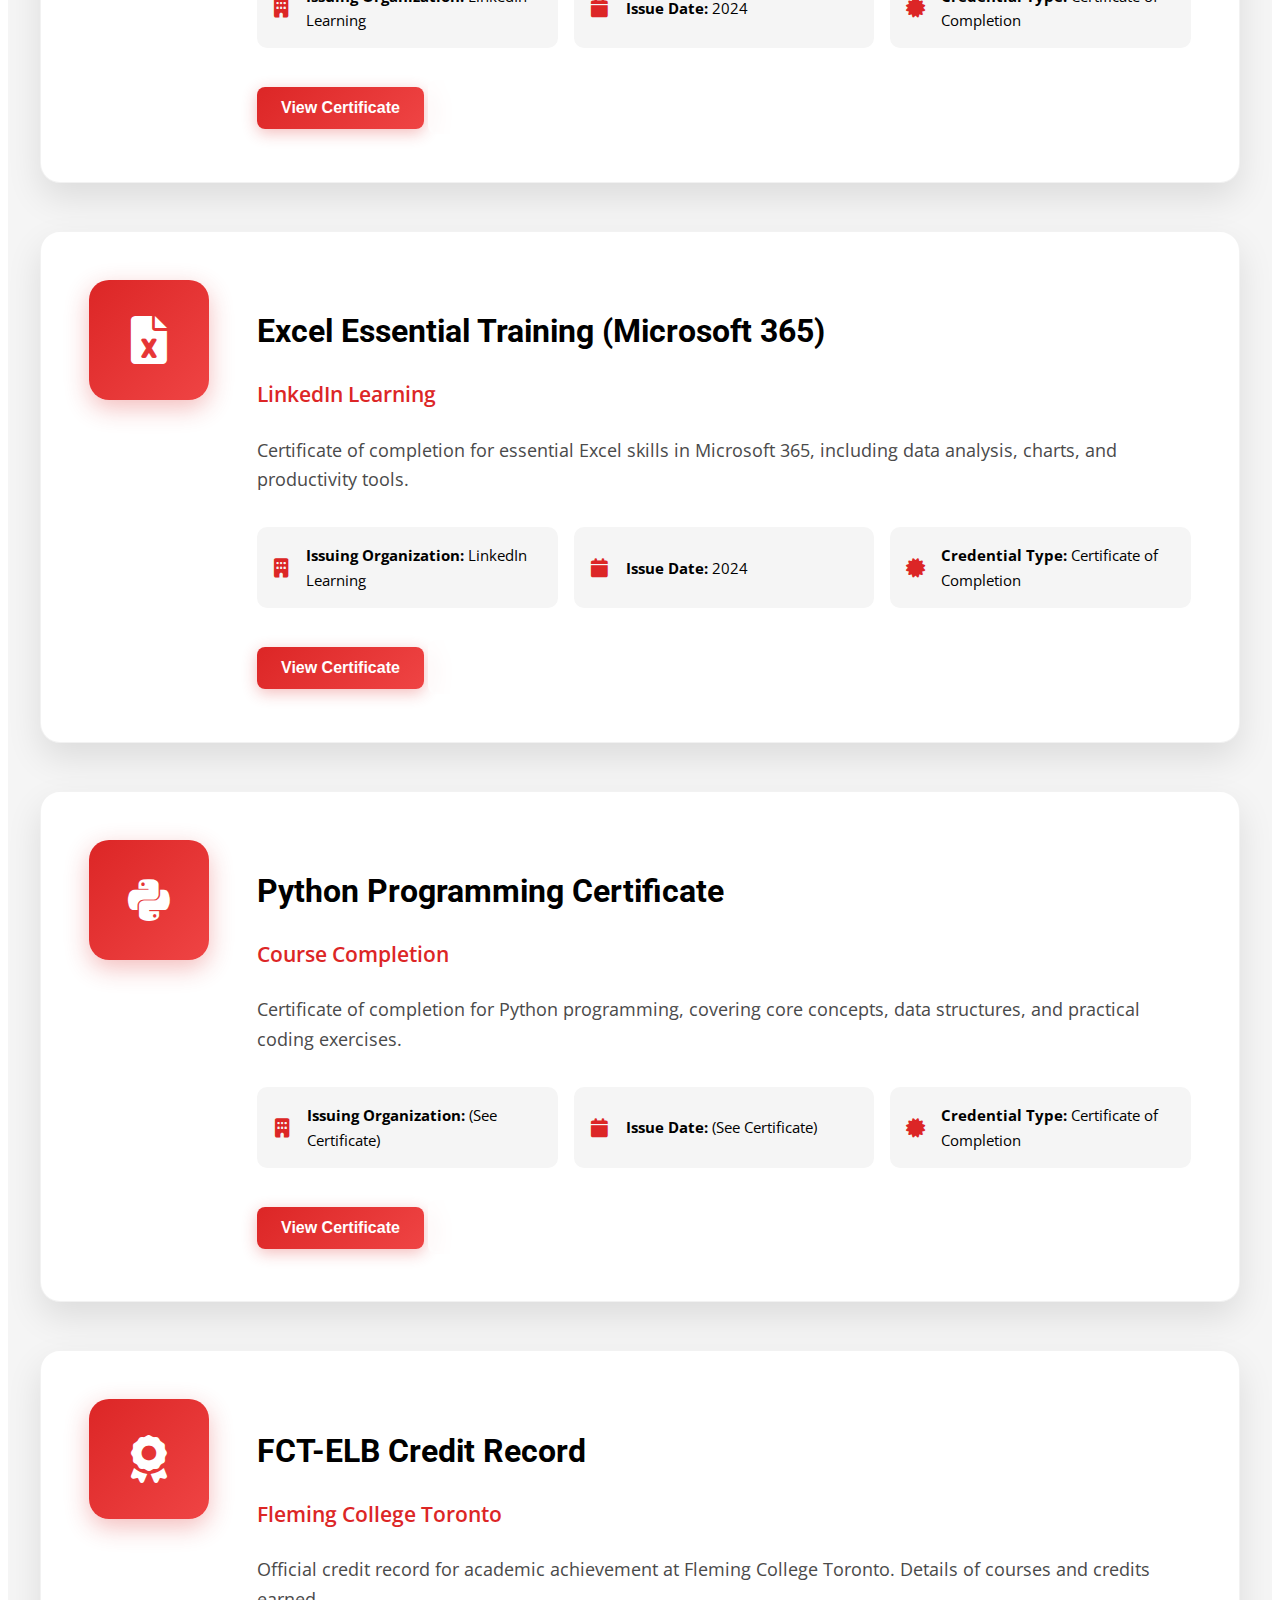
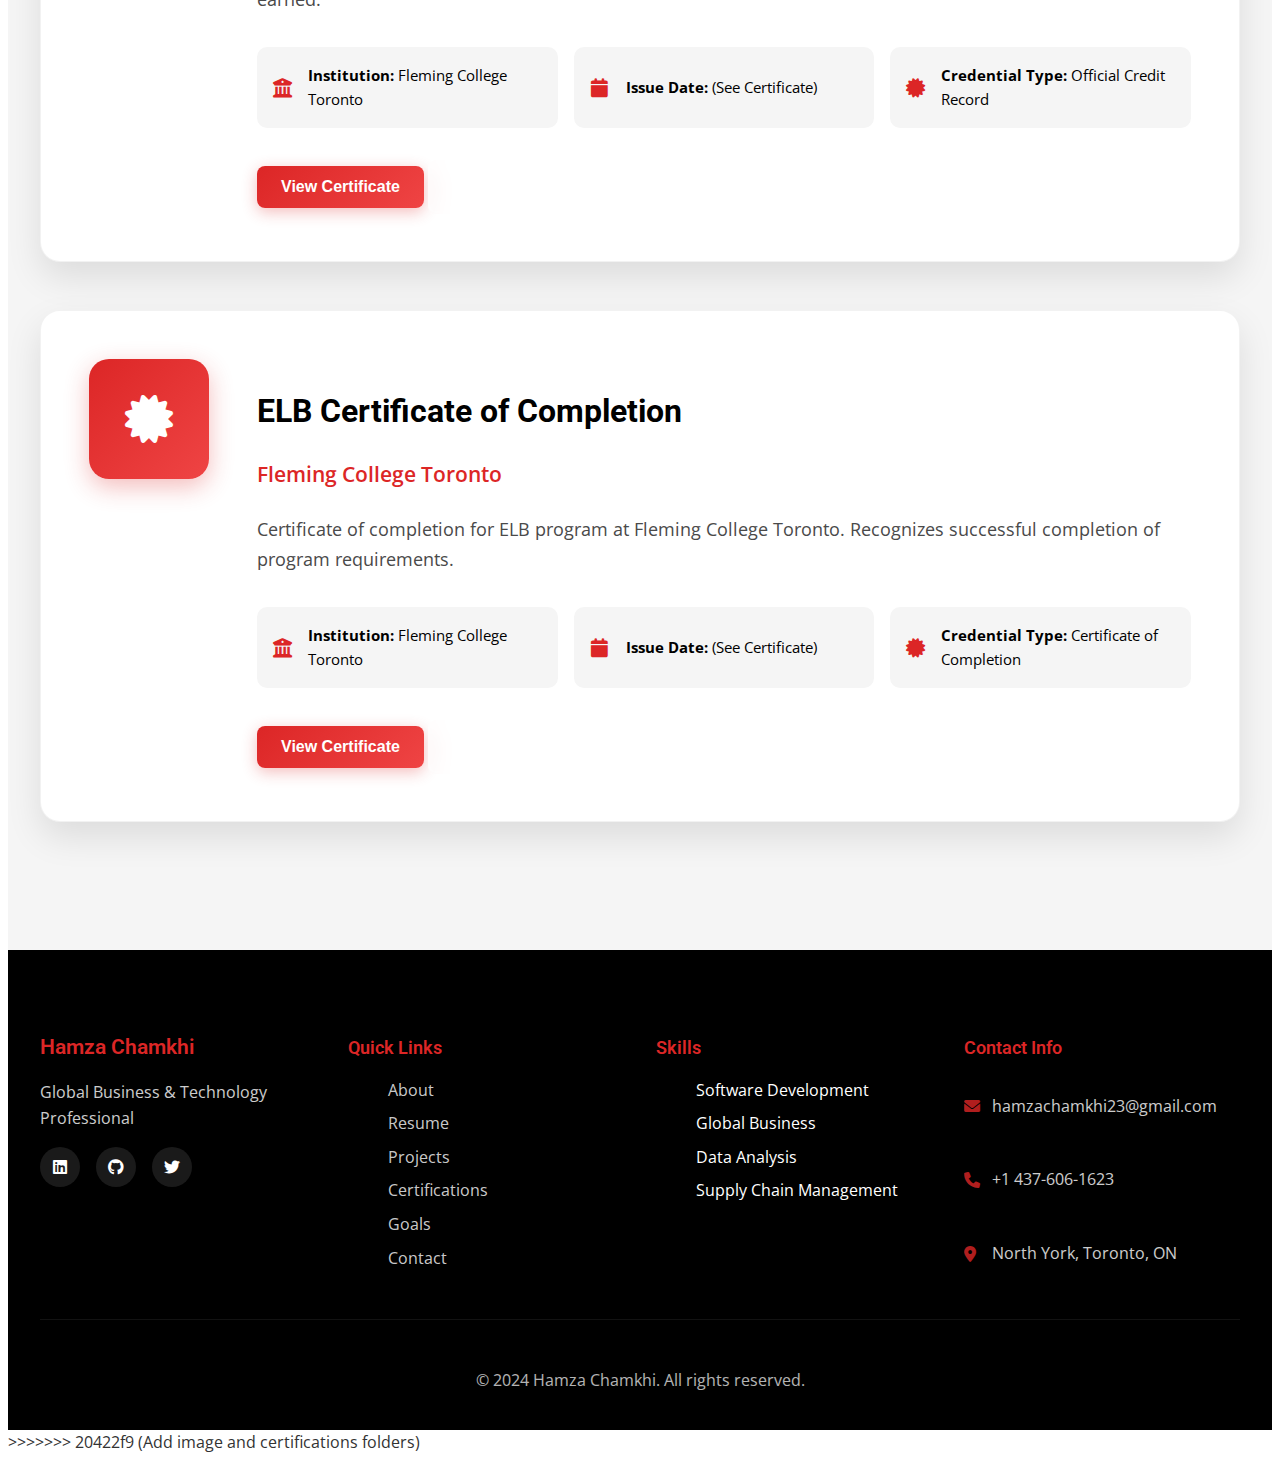
<file: certifications.html>
<!DOCTYPE html>
<html lang="en">
<head>
    <meta charset="UTF-8">
    <meta name="viewport" content="width=device-width, initial-scale=1.0">
    <title>Certifications - Hamza Chamkhi</title>
    <link rel="stylesheet" href="styles.css">
    <link href="https://fonts.googleapis.com/css2?family=Open+Sans:wght@300;400;600;700&family=Roboto:wght@300;400;500;700&display=swap" rel="stylesheet">
    <link rel="stylesheet" href="https://cdnjs.cloudflare.com/ajax/libs/font-awesome/6.0.0/css/all.min.css">
</head>
<body>
    <!-- Navigation -->
    <nav class="navbar">
        <div class="nav-container">
            <div class="nav-logo">
                <a href="index.html">Hamza Chamkhi</a>
            </div>
            <ul class="nav-menu">
                <li class="nav-item">
                    <a href="index.html" class="nav-link">Home</a>
                </li>
                <li class="nav-item">
                    <a href="about.html" class="nav-link">About</a>
                </li>
                <li class="nav-item">
                    <a href="resume.html" class="nav-link">Resume</a>
                </li>
                <li class="nav-item">
                    <a href="projects.html" class="nav-link">Projects</a>
                </li>
                <li class="nav-item">
                    <a href="certifications.html" class="nav-link active">Certifications</a>
                </li>
                <li class="nav-item">
                    <a href="goals.html" class="nav-link">Goals</a>
                </li>
                <li class="nav-item">
                    <a href="contact.html" class="nav-link">Contact</a>
                </li>
            </ul>
            <div class="hamburger">
                <span class="bar"></span>
                <span class="bar"></span>
                <span class="bar"></span>
            </div>
        </div>
    </nav>

    <!-- Page Header -->
    <section class="page-header">
        <div class="container">
            <h1>Certifications & Achievements</h1>
            <p>Professional certifications and academic achievements that demonstrate my expertise and commitment to continuous learning</p>
        </div>
    </section>

    <!-- Certifications Content -->
    <section class="certifications-content">
        <div class="container">
            <!-- WTO E-Learning Certificate -->
            <div class="certification-card">
                <div class="certification-badge">
                    <div class="wto-badge">
                        <div class="wto-logo">
                            <i class="fas fa-globe"></i>
                        </div>
                        <div class="wto-text">
                            <span class="level">Level 1</span>
                            <span class="program">WTO E-LEARNING</span>
                            <span class="program">PROGRAMME</span>
                        </div>
                    </div>
                </div>
                <div class="certification-details">
                    <h2>WTO E-Learning Certificate - Level 1</h2>
                    <h3>Introduction to the WTO</h3>
                    <p class="certification-description">
                        Successfully completed the World Trade Organization's foundational course, demonstrating comprehensive understanding 
                        of international trade principles, global business practices, and the role of the WTO in facilitating international commerce.
                    </p>
                    <div class="certification-info">
                        <div class="info-item">
                            <i class="fas fa-building"></i>
                            <span><strong>Issuing Organization:</strong> World Trade Organization (WTO)</span>
                        </div>
                        <div class="info-item">
                            <i class="fas fa-calendar"></i>
                            <span><strong>Issue Date:</strong> May 27, 2024</span>
                        </div>
                        <div class="info-item">
                            <i class="fas fa-language"></i>
                            <span><strong>Language:</strong> English</span>
                        </div>
                        <div class="info-item">
                            <i class="fas fa-certificate"></i>
                            <span><strong>Credential Type:</strong> Official WTO Certification</span>
                        </div>
                    </div>
                    <div class="certification-actions">
                        <button class="btn btn-primary view-certificate-btn" data-cert="certificate/Introduction_to_the_WTO.png" data-type="image">View Certificate</button>
                        <a href="certificate/Introduction_to_the_WTO.png" download class="btn btn-secondary"><i class="fas fa-download"></i> Download</a>
                    </div>
                    <div class="certificate-preview" style="display:none;"></div>
                </div>
            </div>

            <!-- Letter of Achievement -->
            <div class="certification-card">
                <div class="certification-badge">
                    <div class="college-badge">
                        <i class="fas fa-graduation-cap"></i>
                    </div>
                </div>
                <div class="certification-details">
                    <h2>Letter of Achievement</h2>
                    <h3>Fleming College Toronto</h3>
                    <p class="certification-description">
                        Awarded for excellent academic performance in the Fall 2024 semester. Recognizes hard work, integrity, and academic excellence in Global Business Management.
                    </p>
                    <div class="certification-info">
                        <div class="info-item">
                            <i class="fas fa-university"></i>
                            <span><strong>Institution:</strong> Fleming College Toronto</span>
                        </div>
                        <div class="info-item">
                            <i class="fas fa-calendar"></i>
                            <span><strong>Issue Date:</strong> February 4, 2025</span>
                        </div>
                        <div class="info-item">
                            <i class="fas fa-user-tie"></i>
                            <span><strong>Signed by:</strong> Danzen Samaniego, Associate Dean</span>
                        </div>
                    </div>
                    <div class="certification-actions">
                        <button class="btn btn-primary view-certificate-btn" data-cert="certificate/Letter of Achievement.png" data-type="image">View Certificate</button>
                        <a href="certificate/Letter of Achievement.png" download class="btn btn-secondary"><i class="fas fa-download"></i> Download</a>
                    </div>
                    <div class="certificate-preview" style="display:none;"></div>
                </div>
            </div>

            <!-- CompTIA Project+ Cert Prep 1: Project Basics -->
            <div class="certification-card">
                <div class="certification-badge">
                    <div class="college-badge">
                        <i class="fas fa-certificate"></i>
                    </div>
                </div>
                <div class="certification-details">
                    <h2>CompTIA Project+ Cert Prep 1: Project Basics</h2>
                    <h3>LinkedIn Learning / CompTIA</h3>
                    <p class="certification-description">
                        Certificate of completion for foundational project management concepts, including project life cycle, roles, and best practices.
                    </p>
                    <div class="certification-info">
                        <div class="info-item">
                            <i class="fas fa-building"></i>
                            <span><strong>Issuing Organization:</strong> CompTIA / LinkedIn Learning</span>
                        </div>
                        <div class="info-item">
                            <i class="fas fa-calendar"></i>
                            <span><strong>Issue Date:</strong> 2024</span>
                        </div>
                        <div class="info-item">
                            <i class="fas fa-certificate"></i>
                            <span><strong>Credential Type:</strong> Certificate of Completion</span>
                        </div>
                    </div>
                    <div class="certification-actions">
                        <button class="btn btn-primary view-certificate-btn" data-cert="certificate/CertificateOfCompletion_CompTIA Project PK0004 Cert Prep 1 Project Basics (1).pdf" data-type="pdf">View Certificate</button>
                        <a href="certificate/CertificateOfCompletion_CompTIA Project PK0004 Cert Prep 1 Project Basics (1).pdf" download class="btn btn-secondary"><i class="fas fa-download"></i> Download</a>
                    </div>
                    <div class="certificate-preview" style="display:none;"></div>
                </div>
            </div>

            <!-- Market Research Qualitative -->
            <div class="certification-card">
                <div class="certification-badge">
                    <div class="college-badge">
                        <i class="fas fa-search"></i>
                    </div>
                </div>
                <div class="certification-details">
                    <h2>Market Research: Qualitative</h2>
                    <h3>LinkedIn Learning</h3>
                    <p class="certification-description">
                        Certificate of completion for mastering qualitative market research methods, including interviews, focus groups, and data analysis.
                    </p>
                    <div class="certification-info">
                        <div class="info-item">
                            <i class="fas fa-building"></i>
                            <span><strong>Issuing Organization:</strong> LinkedIn Learning</span>
                        </div>
                        <div class="info-item">
                            <i class="fas fa-calendar"></i>
                            <span><strong>Issue Date:</strong> 2024</span>
                        </div>
                        <div class="info-item">
                            <i class="fas fa-certificate"></i>
                            <span><strong>Credential Type:</strong> Certificate of Completion</span>
                        </div>
                    </div>
                    <div class="certification-actions">
                        <button class="btn btn-primary view-certificate-btn" data-cert="certificate/CertificateOfCompletion_Market Research Qualitative.pdf" data-type="pdf">View Certificate</button>
                        <a href="certificate/CertificateOfCompletion_Market Research Qualitative.pdf" download class="btn btn-secondary"><i class="fas fa-download"></i> Download</a>
                    </div>
                    <div class="certificate-preview" style="display:none;"></div>
                </div>
            </div>

            <!-- Excel for Accounting (unique) -->
            <div class="certification-card">
                <div class="certification-badge">
                    <div class="college-badge">
                        <i class="fas fa-file-excel"></i>
                    </div>
                </div>
                <div class="certification-details">
                    <h2>Excel for Accounting</h2>
                    <h3>LinkedIn Learning</h3>
                    <p class="certification-description">
                        Certificate of completion for mastering Excel skills for accounting, including formulas, functions, and financial analysis.
                    </p>
                    <div class="certification-info">
                        <div class="info-item">
                            <i class="fas fa-building"></i>
                            <span><strong>Issuing Organization:</strong> LinkedIn Learning</span>
                        </div>
                        <div class="info-item">
                            <i class="fas fa-calendar"></i>
                            <span><strong>Issue Date:</strong> 2024</span>
                        </div>
                        <div class="info-item">
                            <i class="fas fa-certificate"></i>
                            <span><strong>Credential Type:</strong> Certificate of Completion</span>
                        </div>
                    </div>
                    <div class="certification-actions">
                        <button class="btn btn-primary view-certificate-btn" data-cert="certificate/CertificateOfCompletion_Excel for Accounting (1).pdf" data-type="pdf">View Certificate</button>
                        <a href="certificate/CertificateOfCompletion_Excel for Accounting (1).pdf" download class="btn btn-secondary"><i class="fas fa-download"></i> Download</a>
                    </div>
                    <div class="certificate-preview" style="display:none;"></div>
                </div>
            </div>

            <!-- Excel Essential Training Microsoft 365 (unique) -->
            <div class="certification-card">
                <div class="certification-badge">
                    <div class="college-badge">
                        <i class="fas fa-file-excel"></i>
                    </div>
                </div>
                <div class="certification-details">
                    <h2>Excel Essential Training (Microsoft 365)</h2>
                    <h3>LinkedIn Learning</h3>
                    <p class="certification-description">
                        Certificate of completion for essential Excel skills in Microsoft 365, including data analysis, charts, and productivity tools.
                    </p>
                    <div class="certification-info">
                        <div class="info-item">
                            <i class="fas fa-building"></i>
                            <span><strong>Issuing Organization:</strong> LinkedIn Learning</span>
                        </div>
                        <div class="info-item">
                            <i class="fas fa-calendar"></i>
                            <span><strong>Issue Date:</strong> 2024</span>
                        </div>
                        <div class="info-item">
                            <i class="fas fa-certificate"></i>
                            <span><strong>Credential Type:</strong> Certificate of Completion</span>
                        </div>
                    </div>
                    <div class="certification-actions">
                        <button class="btn btn-primary view-certificate-btn" data-cert="certificate/CertificateOfCompletion_Excel Essential Training Microsoft 365.pdf" data-type="pdf">View Certificate</button>
                        <a href="certificate/CertificateOfCompletion_Excel Essential Training Microsoft 365.pdf" download class="btn btn-secondary"><i class="fas fa-download"></i> Download</a>
                    </div>
                    <div class="certificate-preview" style="display:none;"></div>
                </div>
            </div>

            <!-- Python1 -->
            <div class="certification-card">
                <div class="certification-badge">
                    <div class="college-badge">
                        <i class="fab fa-python"></i>
                    </div>
                </div>
                <div class="certification-details">
                    <h2>Python Programming Certificate</h2>
                    <h3>Course Completion</h3>
                    <p class="certification-description">
                        Certificate of completion for Python programming, covering core concepts, data structures, and practical coding exercises.
                    </p>
                    <div class="certification-info">
                        <div class="info-item">
                            <i class="fas fa-building"></i>
                            <span><strong>Issuing Organization:</strong> (See Certificate)</span>
                        </div>
                        <div class="info-item">
                            <i class="fas fa-calendar"></i>
                            <span><strong>Issue Date:</strong> (See Certificate)</span>
                        </div>
                        <div class="info-item">
                            <i class="fas fa-certificate"></i>
                            <span><strong>Credential Type:</strong> Certificate of Completion</span>
                        </div>
                    </div>
                    <div class="certification-actions">
                        <button class="btn btn-primary view-certificate-btn" data-cert="certificate/Python1.pdf" data-type="pdf">View Certificate</button>
                        <a href="certificate/Python1.pdf" download class="btn btn-secondary"><i class="fas fa-download"></i> Download</a>
                    </div>
                    <div class="certificate-preview" style="display:none;"></div>
                </div>
            </div>

            <!-- 1_FCT-ELB Credit Record (unique) -->
            <div class="certification-card">
                <div class="certification-badge">
                    <div class="college-badge">
                        <i class="fas fa-award"></i>
                    </div>
                </div>
                <div class="certification-details">
                    <h2>FCT-ELB Credit Record</h2>
                    <h3>Fleming College Toronto</h3>
                    <p class="certification-description">
                        Official credit record for academic achievement at Fleming College Toronto. Details of courses and credits earned.
                    </p>
                    <div class="certification-info">
                        <div class="info-item">
                            <i class="fas fa-university"></i>
                            <span><strong>Institution:</strong> Fleming College Toronto</span>
                        </div>
                        <div class="info-item">
                            <i class="fas fa-calendar"></i>
                            <span><strong>Issue Date:</strong> (See Certificate)</span>
                        </div>
                        <div class="info-item">
                            <i class="fas fa-certificate"></i>
                            <span><strong>Credential Type:</strong> Official Credit Record</span>
                        </div>
                    </div>
                    <div class="certification-actions">
                        <button class="btn btn-primary view-certificate-btn" data-cert="certificate/1_FCT-ELB Credit Record FC1027049 - 10341637 Hamza Chamkhi.pdf" data-type="pdf">View Certificate</button>
                        <a href="certificate/1_FCT-ELB Credit Record FC1027049 - 10341637 Hamza Chamkhi.pdf" download class="btn btn-secondary"><i class="fas fa-download"></i> Download</a>
                    </div>
                    <div class="certificate-preview" style="display:none;"></div>
                </div>
            </div>

            <!-- 2_ELB Certificate of Completion (unique) -->
            <div class="certification-card">
                <div class="certification-badge">
                    <div class="college-badge">
                        <i class="fas fa-certificate"></i>
                    </div>
                </div>
                <div class="certification-details">
                    <h2>ELB Certificate of Completion</h2>
                    <h3>Fleming College Toronto</h3>
                    <p class="certification-description">
                        Certificate of completion for ELB program at Fleming College Toronto. Recognizes successful completion of program requirements.
                    </p>
                    <div class="certification-info">
                        <div class="info-item">
                            <i class="fas fa-university"></i>
                            <span><strong>Institution:</strong> Fleming College Toronto</span>
                        </div>
                        <div class="info-item">
                            <i class="fas fa-calendar"></i>
                            <span><strong>Issue Date:</strong> (See Certificate)</span>
                        </div>
                        <div class="info-item">
                            <i class="fas fa-certificate"></i>
                            <span><strong>Credential Type:</strong> Certificate of Completion</span>
                        </div>
                    </div>
                    <div class="certification-actions">
                        <button class="btn btn-primary view-certificate-btn" data-cert="certificate/2_ELB Certificate of Completion FC1027049 - 10341637 Hamza Chamkhi.pdf" data-type="pdf">View Certificate</button>
                        <a href="certificate/2_ELB Certificate of Completion FC1027049 - 10341637 Hamza Chamkhi.pdf" download class="btn btn-secondary"><i class="fas fa-download"></i> Download</a>
                    </div>
                    <div class="certificate-preview" style="display:none;"></div>
                </div>
            </div>
        </div>
    </section>

    <script>
    // Inline certificate preview logic
    document.querySelectorAll('.view-certificate-btn').forEach(btn => {
        btn.addEventListener('click', function() {
            // Close any open previews
            document.querySelectorAll('.certificate-preview').forEach(preview => {
                if (preview !== this.parentElement.nextElementSibling) {
                    preview.style.display = 'none';
                    preview.innerHTML = '';
                }
            });
            const preview = this.parentElement.nextElementSibling;
            if (preview.style.display === 'block') {
                preview.style.display = 'none';
                preview.innerHTML = '';
            } else {
                const certPath = this.getAttribute('data-cert');
                const certType = this.getAttribute('data-type');
                if (certType === 'pdf') {
                    preview.innerHTML = `<embed src="${certPath}" type="application/pdf" width="100%" height="600px" />`;
                } else {
                    preview.innerHTML = `<img src="${certPath}" alt="Certificate" style="max-width:100%;height:auto;" />`;
                }
                preview.style.display = 'block';
            }
        });
    });
    </script>

    <!-- Footer -->
    <footer class="footer">
        <div class="container">
            <div class="footer-content">
                <div class="footer-section">
                    <h3>Hamza Chamkhi</h3>
                    <p>Global Business & Technology Professional</p>
                    <div class="footer-social">
                        <a href="#" class="social-link"><i class="fab fa-linkedin"></i></a>
                        <a href="#" class="social-link"><i class="fab fa-github"></i></a>
                        <a href="#" class="social-link"><i class="fab fa-twitter"></i></a>
                    </div>
                </div>
                <div class="footer-section">
                    <h4>Quick Links</h4>
                    <ul>
                        <li><a href="about.html">About</a></li>
                        <li><a href="resume.html">Resume</a></li>
                        <li><a href="projects.html">Projects</a></li>
                        <li><a href="certifications.html">Certifications</a></li>
                        <li><a href="goals.html">Goals</a></li>
                        <li><a href="contact.html">Contact</a></li>
                    </ul>
                </div>
                <div class="footer-section">
                    <h4>Skills</h4>
                    <ul>
                        <li>Software Development</li>
                        <li>Global Business</li>
                        <li>Data Analysis</li>
                        <li>Supply Chain Management</li>
                    </ul>
                </div>
                <div class="footer-section">
                    <h4>Contact Info</h4>
                    <div class="contact-info">
                        <p><i class="fas fa-envelope"></i> hamzachamkhi23@gmail.com</p>
                        <p><i class="fas fa-phone"></i> +1 437-606-1623</p>
                        <p><i class="fas fa-map-marker-alt"></i> North York, Toronto, ON</p>
                    </div>
                </div>
            </div>
            <div class="footer-bottom">
                <p>&copy; 2024 Hamza Chamkhi. All rights reserved.</p>
            </div>
        </div>
    </footer>

    <script src="script.js"></script>
</body>
>>>>>>> 20422f9 (Add image and certifications folders)
</html>
</file>
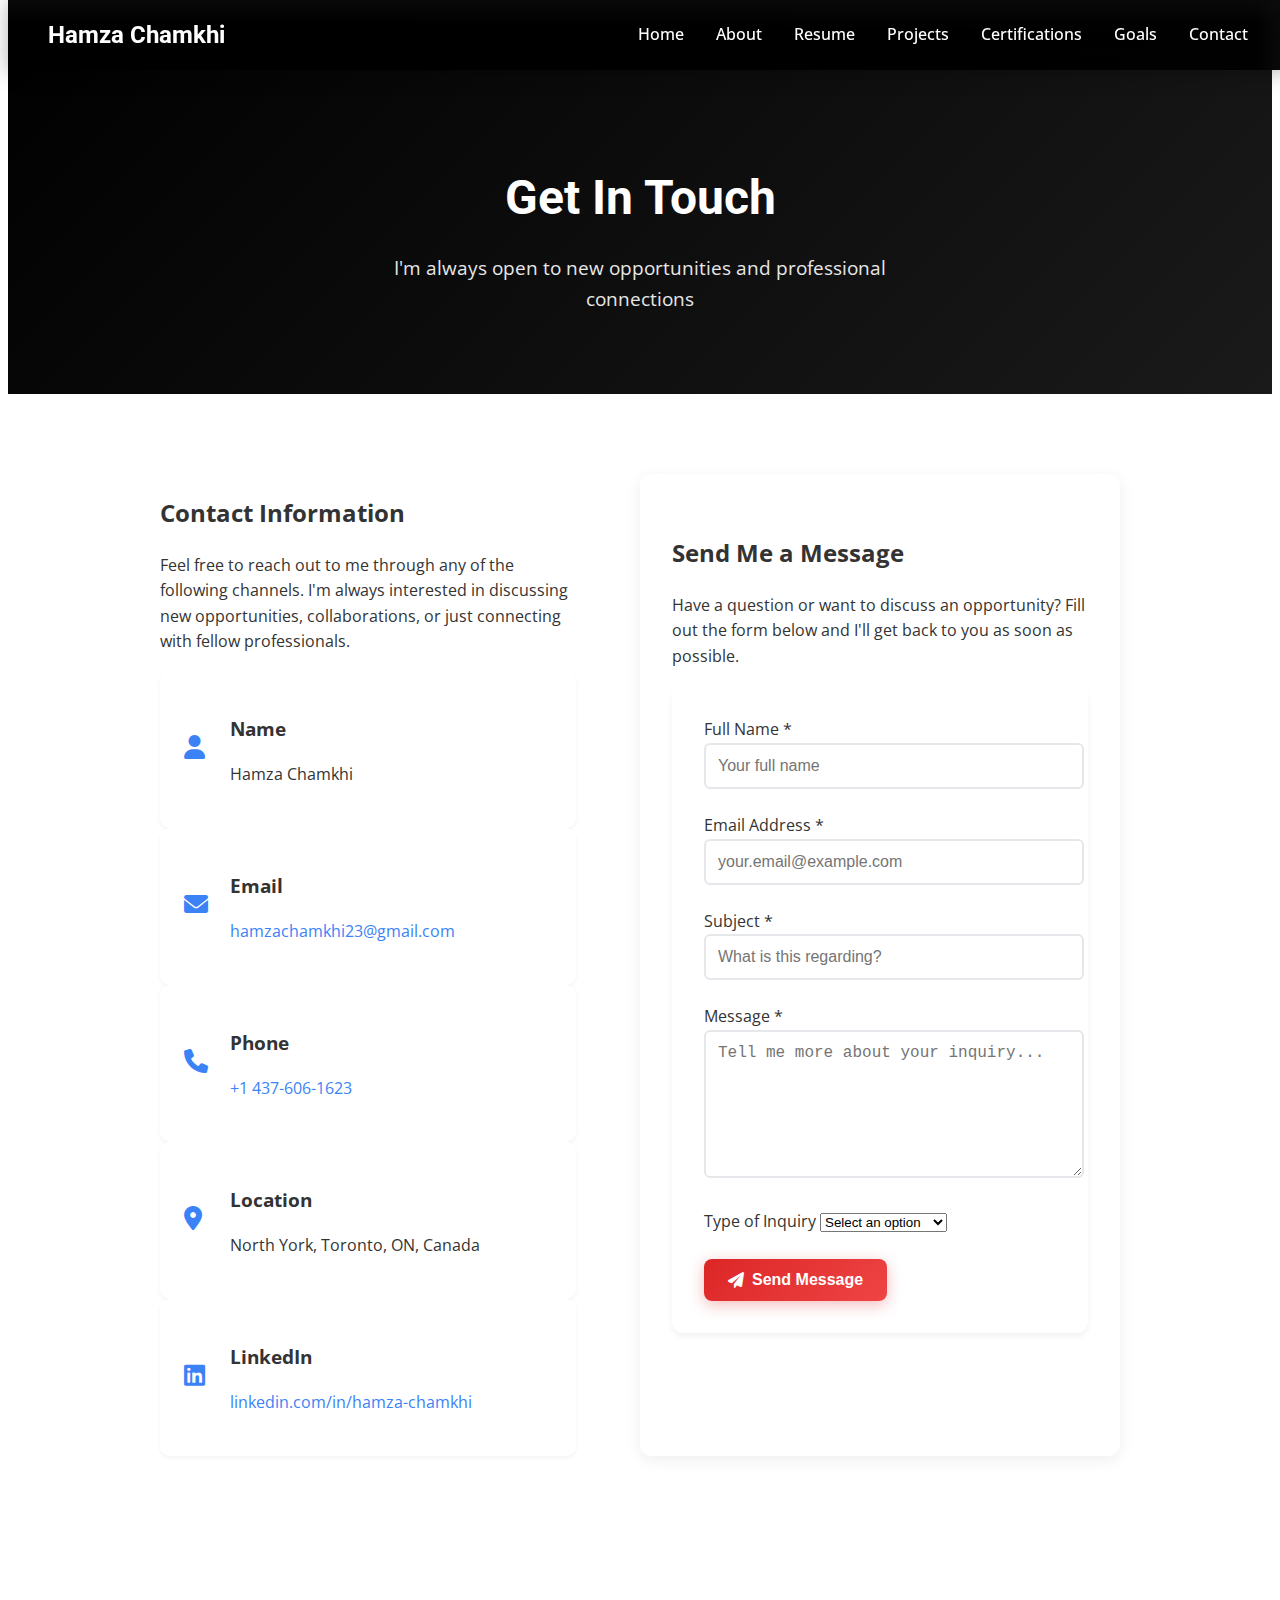
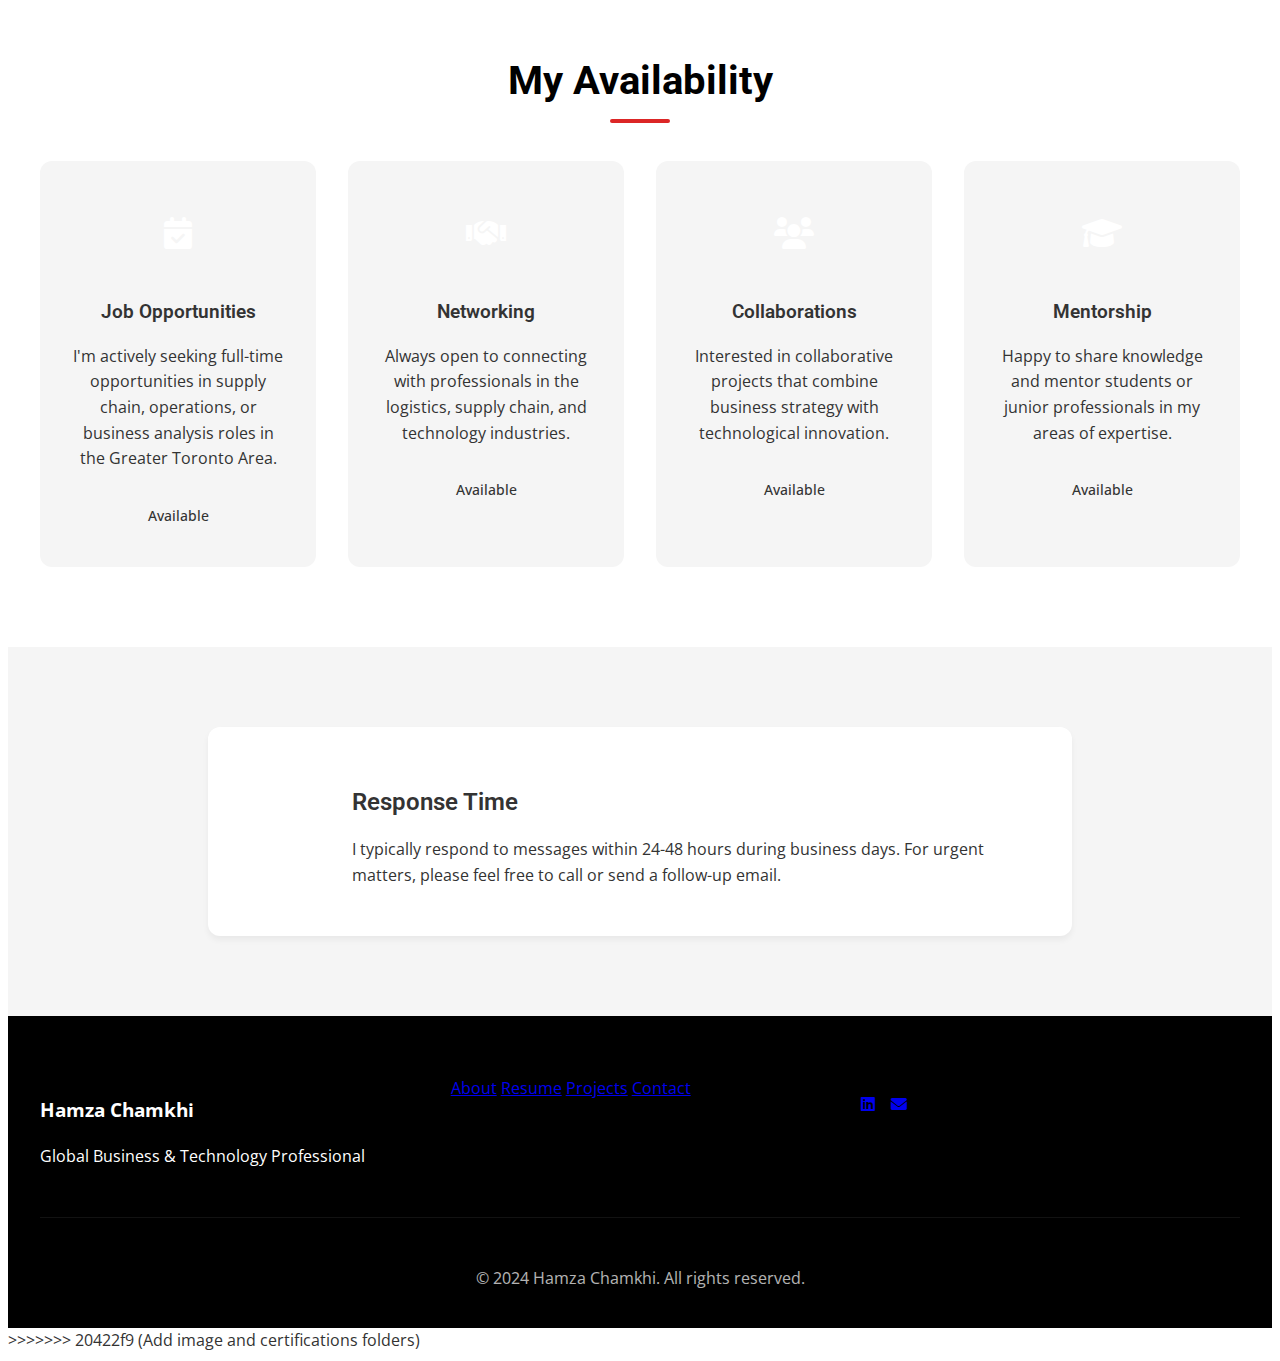
<file: contact.html>
<!DOCTYPE html>
<html lang="en">
<head>
    <meta charset="UTF-8">
    <meta name="viewport" content="width=device-width, initial-scale=1.0">
    <title>Contact - Hamza Chamkhi</title>
    <link rel="stylesheet" href="styles.css">
    <link href="https://fonts.googleapis.com/css2?family=Open+Sans:wght@300;400;600;700&family=Roboto:wght@300;400;500;700&display=swap" rel="stylesheet">
    <link rel="stylesheet" href="https://cdnjs.cloudflare.com/ajax/libs/font-awesome/6.0.0/css/all.min.css">
</head>
<body>
    <!-- Navigation -->
    <nav class="navbar">
        <div class="nav-container">
            <div class="nav-logo">
                <a href="index.html">Hamza Chamkhi</a>
            </div>
            <ul class="nav-menu">
                <li class="nav-item">
                    <a href="index.html" class="nav-link">Home</a>
                </li>
                <li class="nav-item">
                    <a href="about.html" class="nav-link">About</a>
                </li>
                <li class="nav-item">
                    <a href="resume.html" class="nav-link">Resume</a>
                </li>
                <li class="nav-item">
                    <a href="projects.html" class="nav-link">Projects</a>
                </li>
                <li class="nav-item">
                    <a href="certifications.html" class="nav-link">Certifications</a>
                </li>
                <li class="nav-item">
                    <a href="goals.html" class="nav-link">Goals</a>
                </li>
                <li class="nav-item">
                    <a href="contact.html" class="nav-link active">Contact</a>
                </li>
            </ul>
            <div class="hamburger">
                <span class="bar"></span>
                <span class="bar"></span>
                <span class="bar"></span>
            </div>
        </div>
    </nav>

    <!-- Page Header -->
    <section class="page-header">
        <div class="container">
            <h1>Get In Touch</h1>
            <p>I'm always open to new opportunities and professional connections</p>
        </div>
    </section>

    <!-- Contact Content -->
    <section class="contact-content">
        <div class="container">
            <div class="contact-grid">
                <!-- Contact Information -->
                <div class="contact-info-section">
                    <h2>Contact Information</h2>
                    <p class="contact-intro">Feel free to reach out to me through any of the following channels. I'm always interested in discussing new opportunities, collaborations, or just connecting with fellow professionals.</p>
                    
                    <div class="contact-items">
                        <div class="contact-item">
                            <div class="contact-icon">
                                <i class="fas fa-user"></i>
                            </div>
                            <div class="contact-details">
                                <h3>Name</h3>
                                <p>Hamza Chamkhi</p>
                            </div>
                        </div>
                        
                        <div class="contact-item">
                            <div class="contact-icon">
                                <i class="fas fa-envelope"></i>
                            </div>
                            <div class="contact-details">
                                <h3>Email</h3>
                                <p><a href="mailto:hamzachamkhi23@gmail.com">hamzachamkhi23@gmail.com</a></p>
                            </div>
                        </div>
                        
                        <div class="contact-item">
                            <div class="contact-icon">
                                <i class="fas fa-phone"></i>
                            </div>
                            <div class="contact-details">
                                <h3>Phone</h3>
                                <p><a href="tel:+14376061623">+1 437-606-1623</a></p>
                            </div>
                        </div>
                        
                        <div class="contact-item">
                            <div class="contact-icon">
                                <i class="fas fa-map-marker-alt"></i>
                            </div>
                            <div class="contact-details">
                                <h3>Location</h3>
                                <p>North York, Toronto, ON, Canada</p>
                            </div>
                        </div>
                        
                        <div class="contact-item">
                            <div class="contact-icon">
                                <i class="fab fa-linkedin"></i>
                            </div>
                            <div class="contact-details">
                                <h3>LinkedIn</h3>
                                <p><a href="https://www.linkedin.com/in/hamza-chamkhi" target="_blank">linkedin.com/in/hamza-chamkhi</a></p>
                            </div>
                        </div>
                    </div>
                </div>
                
                <!-- Contact Form -->
                <div class="contact-form-section">
                    <h2>Send Me a Message</h2>
                    <p class="form-intro">Have a question or want to discuss an opportunity? Fill out the form below and I'll get back to you as soon as possible.</p>
                    
                    <form id="contactForm" class="contact-form">
                        <div class="form-group">
                            <label for="name">Full Name *</label>
                            <input type="text" id="name" name="name" placeholder="Your full name" required>
                        </div>
                        
                        <div class="form-group">
                            <label for="email">Email Address *</label>
                            <input type="email" id="email" name="email" placeholder="your.email@example.com" required>
                        </div>
                        
                        <div class="form-group">
                            <label for="subject">Subject *</label>
                            <input type="text" id="subject" name="subject" placeholder="What is this regarding?" required>
                        </div>
                        
                        <div class="form-group">
                            <label for="message">Message *</label>
                            <textarea id="message" name="message" placeholder="Tell me more about your inquiry..." rows="6" required></textarea>
                        </div>
                        
                        <div class="form-group">
                            <label for="inquiry-type">Type of Inquiry</label>
                            <select id="inquiry-type" name="inquiry-type">
                                <option value="">Select an option</option>
                                <option value="job-opportunity">Job Opportunity</option>
                                <option value="collaboration">Collaboration</option>
                                <option value="networking">Networking</option>
                                <option value="question">General Question</option>
                                <option value="other">Other</option>
                            </select>
                        </div>
                        
                        <button type="submit" class="btn btn-primary">
                            <i class="fas fa-paper-plane"></i> Send Message
                        </button>
                    </form>
                </div>
            </div>
        </div>
    </section>

    <!-- Availability Section -->
    <section class="availability-section">
        <div class="container">
            <h2 class="section-title">My Availability</h2>
            <div class="availability-grid">
                <div class="availability-card">
                    <div class="availability-icon">
                        <i class="fas fa-calendar-check"></i>
                    </div>
                    <h3>Job Opportunities</h3>
                    <p>I'm actively seeking full-time opportunities in supply chain, operations, or business analysis roles in the Greater Toronto Area.</p>
                    <div class="availability-status available">
                        <span>Available</span>
                    </div>
                </div>
                
                <div class="availability-card">
                    <div class="availability-icon">
                        <i class="fas fa-handshake"></i>
                    </div>
                    <h3>Networking</h3>
                    <p>Always open to connecting with professionals in the logistics, supply chain, and technology industries.</p>
                    <div class="availability-status available">
                        <span>Available</span>
                    </div>
                </div>
                
                <div class="availability-card">
                    <div class="availability-icon">
                        <i class="fas fa-users"></i>
                    </div>
                    <h3>Collaborations</h3>
                    <p>Interested in collaborative projects that combine business strategy with technological innovation.</p>
                    <div class="availability-status available">
                        <span>Available</span>
                    </div>
                </div>
                
                <div class="availability-card">
                    <div class="availability-icon">
                        <i class="fas fa-graduation-cap"></i>
                    </div>
                    <h3>Mentorship</h3>
                    <p>Happy to share knowledge and mentor students or junior professionals in my areas of expertise.</p>
                    <div class="availability-status available">
                        <span>Available</span>
                    </div>
                </div>
            </div>
        </div>
    </section>

    <!-- Response Time -->
    <section class="response-time">
        <div class="container">
            <div class="response-card">
                <div class="response-icon">
                    <i class="fas fa-clock"></i>
                </div>
                <div class="response-content">
                    <h3>Response Time</h3>
                    <p>I typically respond to messages within 24-48 hours during business days. For urgent matters, please feel free to call or send a follow-up email.</p>
                </div>
            </div>
        </div>
    </section>

    <!-- Footer -->
    <footer class="footer">
        <div class="container">
            <div class="footer-content">
                <div class="footer-info">
                    <h3>Hamza Chamkhi</h3>
                    <p>Global Business & Technology Professional</p>
                </div>
                <div class="footer-links">
                    <a href="about.html">About</a>
                    <a href="resume.html">Resume</a>
                    <a href="projects.html">Projects</a>
                    <a href="contact.html">Contact</a>
                </div>
                <div class="footer-social">
                    <a href="https://www.linkedin.com/in/hamza-chamkhi" target="_blank">
                        <i class="fab fa-linkedin"></i>
                    </a>
                    <a href="mailto:hamzachamkhi23@gmail.com">
                        <i class="fas fa-envelope"></i>
                    </a>
                </div>
            </div>
            <div class="footer-bottom">
                <p>&copy; 2024 Hamza Chamkhi. All rights reserved.</p>
            </div>
        </div>
    </footer>

    <script src="script.js"></script>
</body>
>>>>>>> 20422f9 (Add image and certifications folders)
</html>
</file>
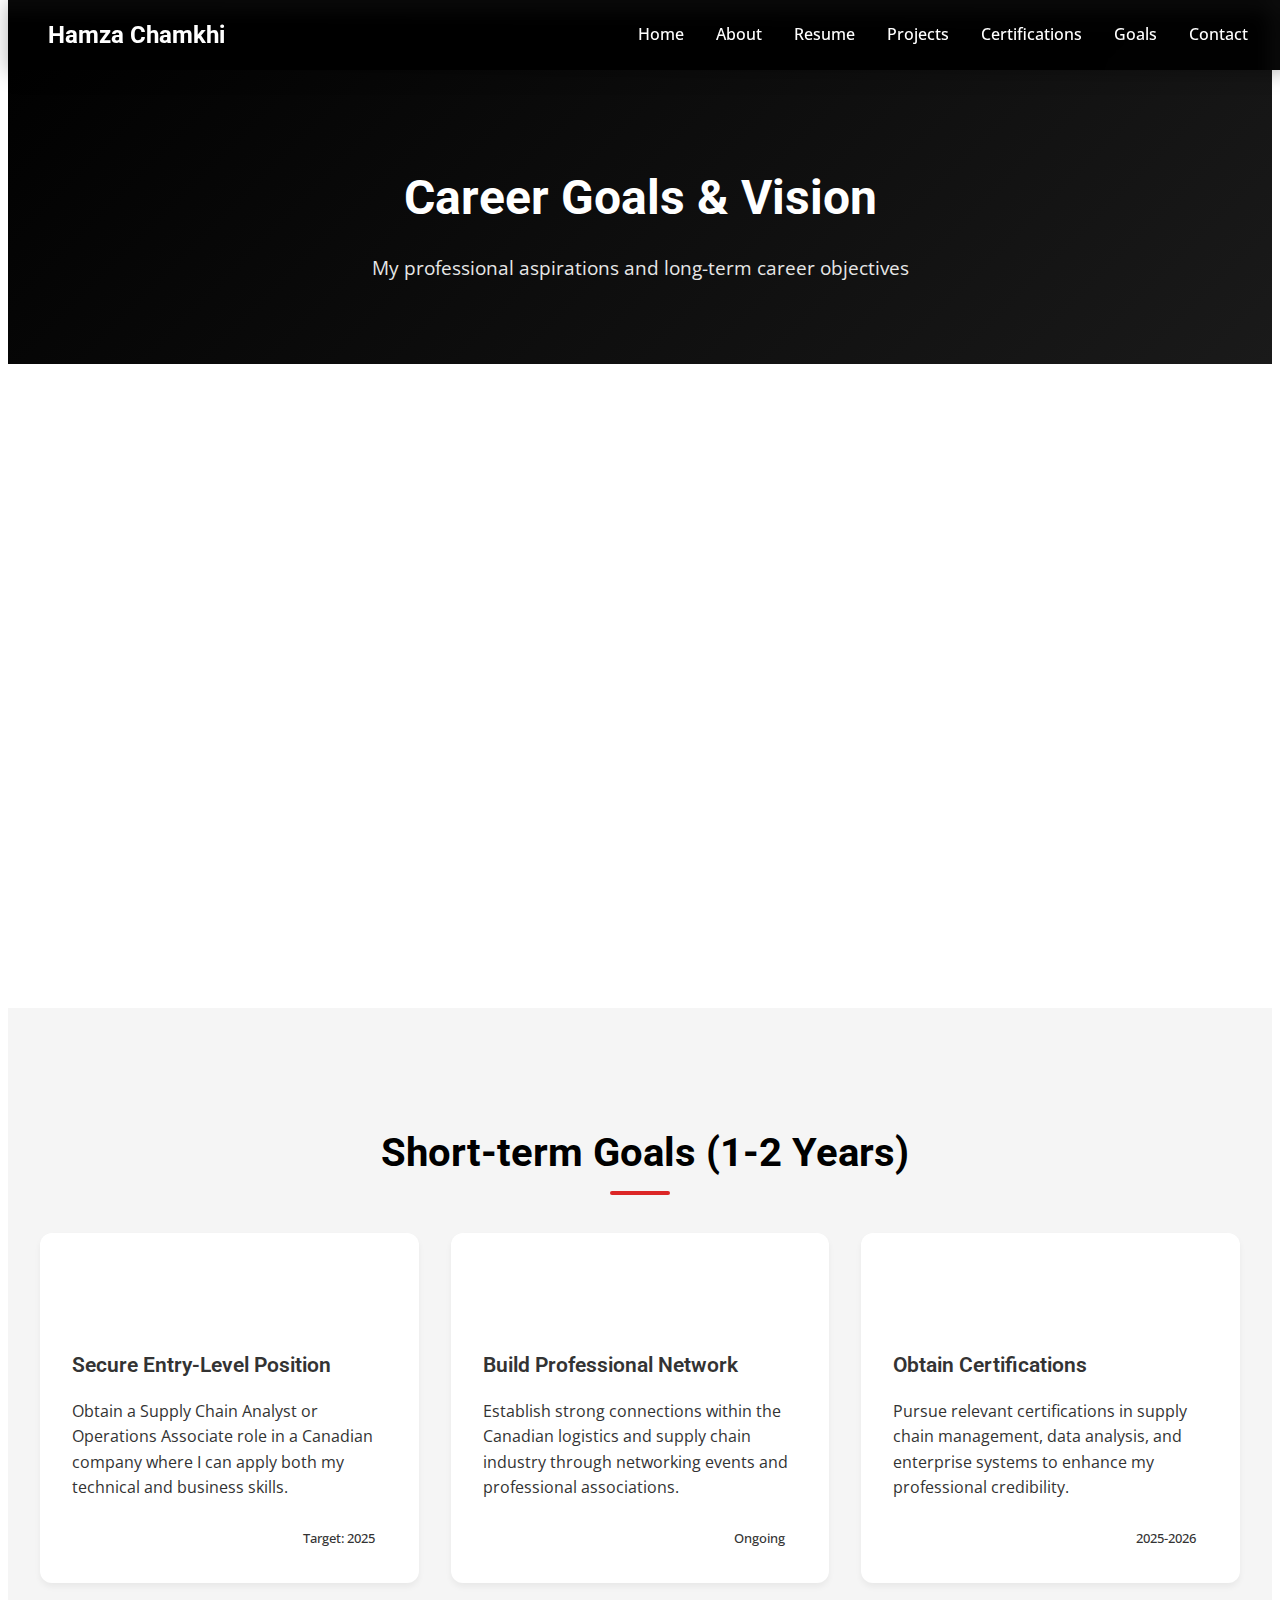
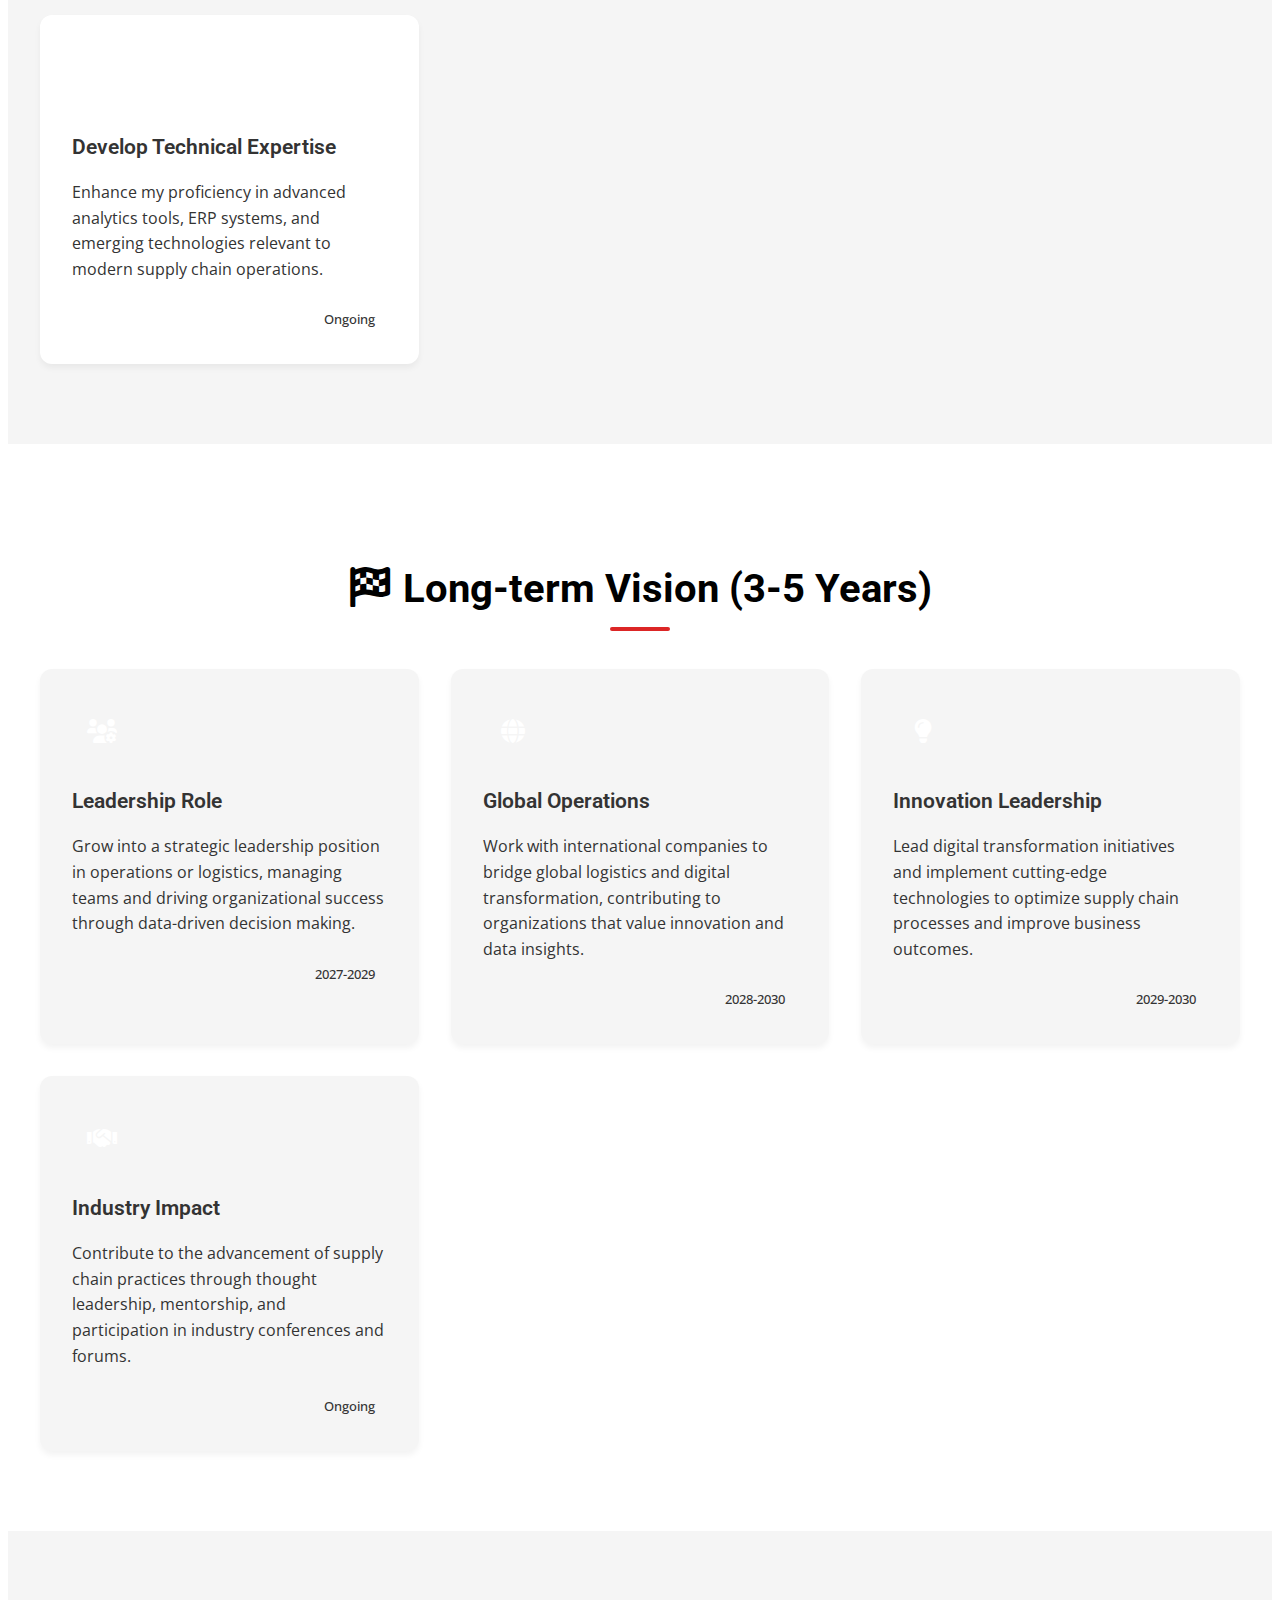
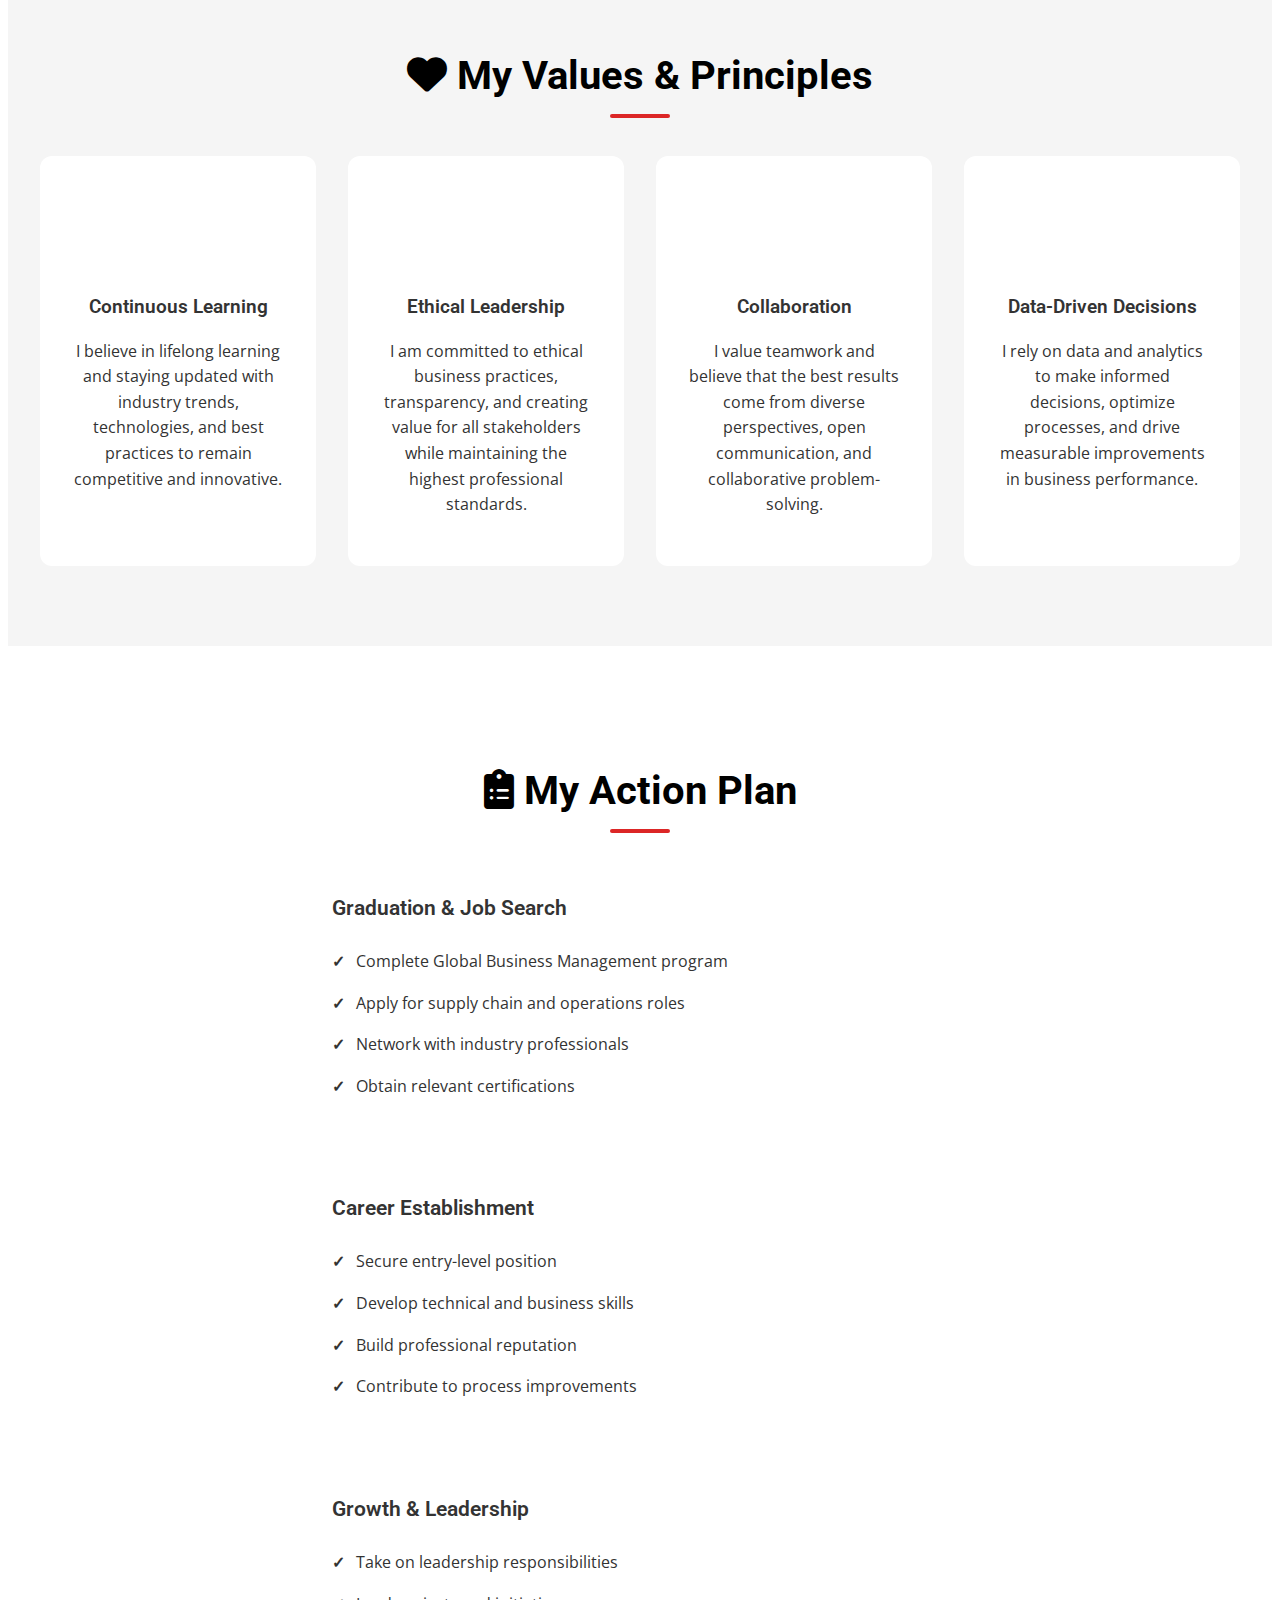
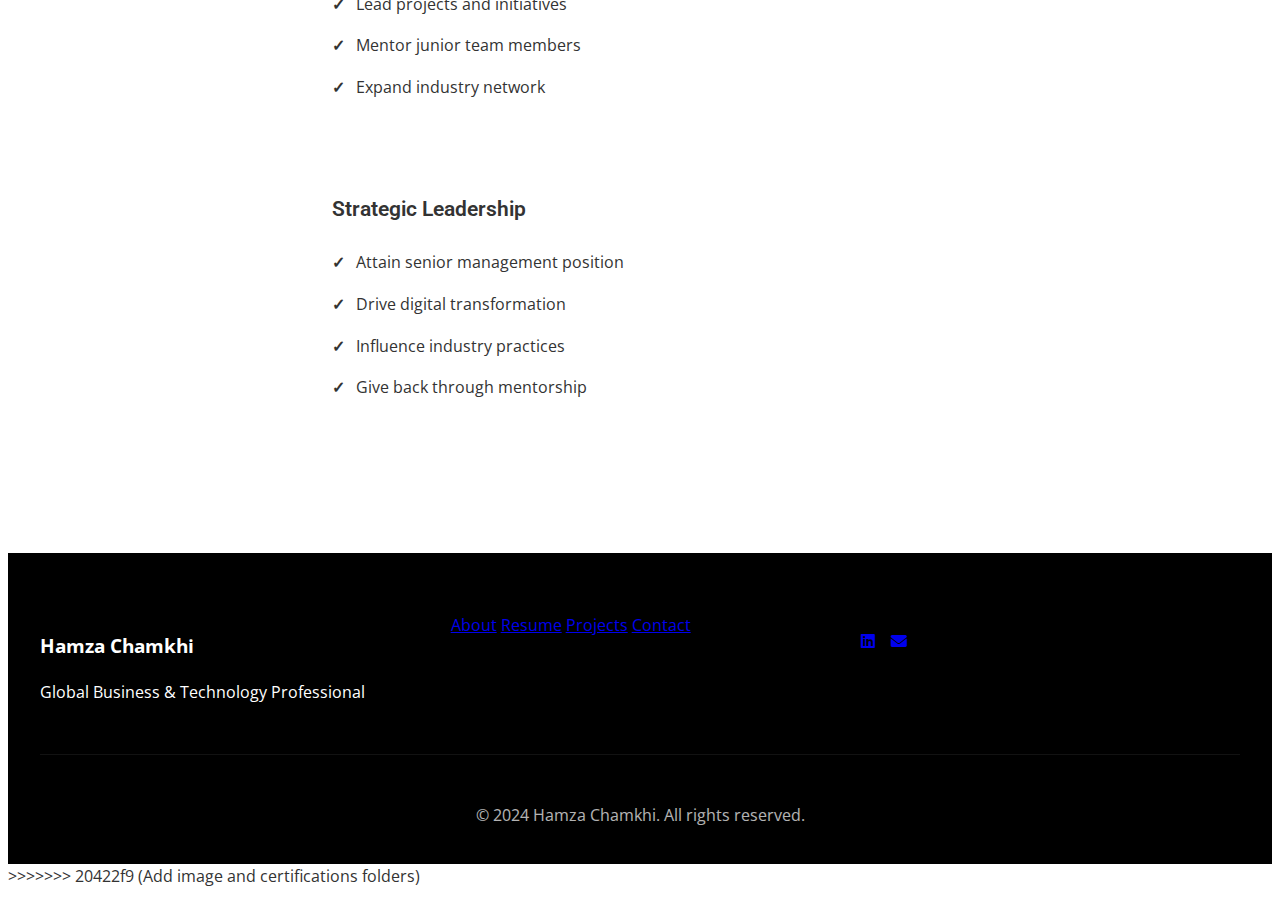
<file: goals.html>
<!DOCTYPE html>
<html lang="en">
<head>
    <meta charset="UTF-8">
    <meta name="viewport" content="width=device-width, initial-scale=1.0">
    <title>Career Goals - Hamza Chamkhi</title>
    <link rel="stylesheet" href="styles.css">
    <link href="https://fonts.googleapis.com/css2?family=Open+Sans:wght@300;400;600;700&family=Roboto:wght@300;400;500;700&display=swap" rel="stylesheet">
    <link rel="stylesheet" href="https://cdnjs.cloudflare.com/ajax/libs/font-awesome/6.0.0/css/all.min.css">
</head>
<body>
    <!-- Navigation -->
    <nav class="navbar">
        <div class="nav-container">
            <div class="nav-logo">
                <a href="index.html">Hamza Chamkhi</a>
            </div>
            <ul class="nav-menu">
                <li class="nav-item">
                    <a href="index.html" class="nav-link">Home</a>
                </li>
                <li class="nav-item">
                    <a href="about.html" class="nav-link">About</a>
                </li>
                <li class="nav-item">
                    <a href="resume.html" class="nav-link">Resume</a>
                </li>
                <li class="nav-item">
                    <a href="projects.html" class="nav-link">Projects</a>
                </li>
                <li class="nav-item">
                    <a href="certifications.html" class="nav-link">Certifications</a>
                </li>
                <li class="nav-item">
                    <a href="goals.html" class="nav-link active">Goals</a>
                </li>
                <li class="nav-item">
                    <a href="contact.html" class="nav-link">Contact</a>
                </li>
            </ul>
            <div class="hamburger">
                <span class="bar"></span>
                <span class="bar"></span>
                <span class="bar"></span>
            </div>
        </div>
    </nav>

    <!-- Page Header -->
    <section class="page-header">
        <div class="container">
            <h1>Career Goals & Vision</h1>
            <p>My professional aspirations and long-term career objectives</p>
        </div>
    </section>

    <!-- Vision Statement -->
    <section class="vision-statement">
        <div class="container">
            <div class="vision-content">
                <div class="vision-icon">
                    <i class="fas fa-rocket"></i>
                </div>
                <h2>My Professional Vision</h2>
                <p class="vision-text">
                    My short-term goal is to secure a role as a Supply Chain Analyst or Operations Associate in Canada. I'm committed to continuous learning, and I see myself growing into a strategic leadership position in the logistics or tech industry over the next five years.
                </p>
                <p class="vision-text">
                    I aspire to bridge the gap between technology and business operations, leveraging my unique combination of technical skills and business acumen to drive innovation and efficiency in global supply chains.
                </p>
            </div>
        </div>
    </section>

    <!-- Short-term Goals -->
    <section class="goals-section short-term">
        <div class="container">
            <h2 class="section-title"><i class="fas fa-target"></i> Short-term Goals (1-2 Years)</h2>
            <div class="goals-grid">
                <div class="goal-card">
                    <div class="goal-icon">
                        <i class="fas fa-briefcase"></i>
                    </div>
                    <h3>Secure Entry-Level Position</h3>
                    <p>Obtain a Supply Chain Analyst or Operations Associate role in a Canadian company where I can apply both my technical and business skills.</p>
                    <div class="goal-timeline">
                        <span class="timeline">Target: 2025</span>
                    </div>
                </div>

                <div class="goal-card">
                    <div class="goal-icon">
                        <i class="fas fa-network-wired"></i>
                    </div>
                    <h3>Build Professional Network</h3>
                    <p>Establish strong connections within the Canadian logistics and supply chain industry through networking events and professional associations.</p>
                    <div class="goal-timeline">
                        <span class="timeline">Ongoing</span>
                    </div>
                </div>

                <div class="goal-card">
                    <div class="goal-icon">
                        <i class="fas fa-certificate"></i>
                    </div>
                    <h3>Obtain Certifications</h3>
                    <p>Pursue relevant certifications in supply chain management, data analysis, and enterprise systems to enhance my professional credibility.</p>
                    <div class="goal-timeline">
                        <span class="timeline">2025-2026</span>
                    </div>
                </div>

                <div class="goal-card">
                    <div class="goal-icon">
                        <i class="fas fa-chart-line"></i>
                    </div>
                    <h3>Develop Technical Expertise</h3>
                    <p>Enhance my proficiency in advanced analytics tools, ERP systems, and emerging technologies relevant to modern supply chain operations.</p>
                    <div class="goal-timeline">
                        <span class="timeline">Ongoing</span>
                    </div>
                </div>
            </div>
        </div>
    </section>

    <!-- Long-term Goals -->
    <section class="goals-section long-term">
        <div class="container">
            <h2 class="section-title"><i class="fas fa-flag-checkered"></i> Long-term Vision (3-5 Years)</h2>
            <div class="goals-grid">
                <div class="goal-card">
                    <div class="goal-icon">
                        <i class="fas fa-users-cog"></i>
                    </div>
                    <h3>Leadership Role</h3>
                    <p>Grow into a strategic leadership position in operations or logistics, managing teams and driving organizational success through data-driven decision making.</p>
                    <div class="goal-timeline">
                        <span class="timeline">2027-2029</span>
                    </div>
                </div>

                <div class="goal-card">
                    <div class="goal-icon">
                        <i class="fas fa-globe"></i>
                    </div>
                    <h3>Global Operations</h3>
                    <p>Work with international companies to bridge global logistics and digital transformation, contributing to organizations that value innovation and data insights.</p>
                    <div class="goal-timeline">
                        <span class="timeline">2028-2030</span>
                    </div>
                </div>

                <div class="goal-card">
                    <div class="goal-icon">
                        <i class="fas fa-lightbulb"></i>
                    </div>
                    <h3>Innovation Leadership</h3>
                    <p>Lead digital transformation initiatives and implement cutting-edge technologies to optimize supply chain processes and improve business outcomes.</p>
                    <div class="goal-timeline">
                        <span class="timeline">2029-2030</span>
                    </div>
                </div>

                <div class="goal-card">
                    <div class="goal-icon">
                        <i class="fas fa-handshake"></i>
                    </div>
                    <h3>Industry Impact</h3>
                    <p>Contribute to the advancement of supply chain practices through thought leadership, mentorship, and participation in industry conferences and forums.</p>
                    <div class="goal-timeline">
                        <span class="timeline">Ongoing</span>
                    </div>
                </div>
            </div>
        </div>
    </section>

    <!-- Values & Principles -->
    <section class="values-section">
        <div class="container">
            <h2 class="section-title"><i class="fas fa-heart"></i> My Values & Principles</h2>
            <div class="values-grid">
                <div class="value-card">
                    <div class="value-icon">
                        <i class="fas fa-graduation-cap"></i>
                    </div>
                    <h3>Continuous Learning</h3>
                    <p>I believe in lifelong learning and staying updated with industry trends, technologies, and best practices to remain competitive and innovative.</p>
                </div>

                <div class="value-card">
                    <div class="value-icon">
                        <i class="fas fa-handshake"></i>
                    </div>
                    <h3>Ethical Leadership</h3>
                    <p>I am committed to ethical business practices, transparency, and creating value for all stakeholders while maintaining the highest professional standards.</p>
                </div>

                <div class="value-card">
                    <div class="value-icon">
                        <i class="fas fa-users"></i>
                    </div>
                    <h3>Collaboration</h3>
                    <p>I value teamwork and believe that the best results come from diverse perspectives, open communication, and collaborative problem-solving.</p>
                </div>

                <div class="value-card">
                    <div class="value-icon">
                        <i class="fas fa-chart-bar"></i>
                    </div>
                    <h3>Data-Driven Decisions</h3>
                    <p>I rely on data and analytics to make informed decisions, optimize processes, and drive measurable improvements in business performance.</p>
                </div>
            </div>
        </div>
    </section>

    <!-- Action Plan -->
    <section class="action-plan">
        <div class="container">
            <h2 class="section-title"><i class="fas fa-clipboard-list"></i> My Action Plan</h2>
            <div class="action-timeline">
                <div class="timeline-item">
                    <div class="timeline-marker">2025</div>
                    <div class="timeline-content">
                        <h3>Graduation & Job Search</h3>
                        <ul>
                            <li>Complete Global Business Management program</li>
                            <li>Apply for supply chain and operations roles</li>
                            <li>Network with industry professionals</li>
                            <li>Obtain relevant certifications</li>
                        </ul>
                    </div>
                </div>

                <div class="timeline-item">
                    <div class="timeline-marker">2026</div>
                    <div class="timeline-content">
                        <h3>Career Establishment</h3>
                        <ul>
                            <li>Secure entry-level position</li>
                            <li>Develop technical and business skills</li>
                            <li>Build professional reputation</li>
                            <li>Contribute to process improvements</li>
                        </ul>
                    </div>
                </div>

                <div class="timeline-item">
                    <div class="timeline-marker">2027-2028</div>
                    <div class="timeline-content">
                        <h3>Growth & Leadership</h3>
                        <ul>
                            <li>Take on leadership responsibilities</li>
                            <li>Lead projects and initiatives</li>
                            <li>Mentor junior team members</li>
                            <li>Expand industry network</li>
                        </ul>
                    </div>
                </div>

                <div class="timeline-item">
                    <div class="timeline-marker">2029-2030</div>
                    <div class="timeline-content">
                        <h3>Strategic Leadership</h3>
                        <ul>
                            <li>Attain senior management position</li>
                            <li>Drive digital transformation</li>
                            <li>Influence industry practices</li>
                            <li>Give back through mentorship</li>
                        </ul>
                    </div>
                </div>
            </div>
        </div>
    </section>

    <!-- Footer -->
    <footer class="footer">
        <div class="container">
            <div class="footer-content">
                <div class="footer-info">
                    <h3>Hamza Chamkhi</h3>
                    <p>Global Business & Technology Professional</p>
                </div>
                <div class="footer-links">
                    <a href="about.html">About</a>
                    <a href="resume.html">Resume</a>
                    <a href="projects.html">Projects</a>
                    <a href="contact.html">Contact</a>
                </div>
                <div class="footer-social">
                    <a href="https://www.linkedin.com/in/hamza-chamkhi" target="_blank">
                        <i class="fab fa-linkedin"></i>
                    </a>
                    <a href="mailto:hamzachamkhi23@gmail.com">
                        <i class="fas fa-envelope"></i>
                    </a>
                </div>
            </div>
            <div class="footer-bottom">
                <p>&copy; 2024 Hamza Chamkhi. All rights reserved.</p>
            </div>
        </div>
    </footer>

    <script src="script.js"></script>
</body>
>>>>>>> 20422f9 (Add image and certifications folders)
</html>
</file>
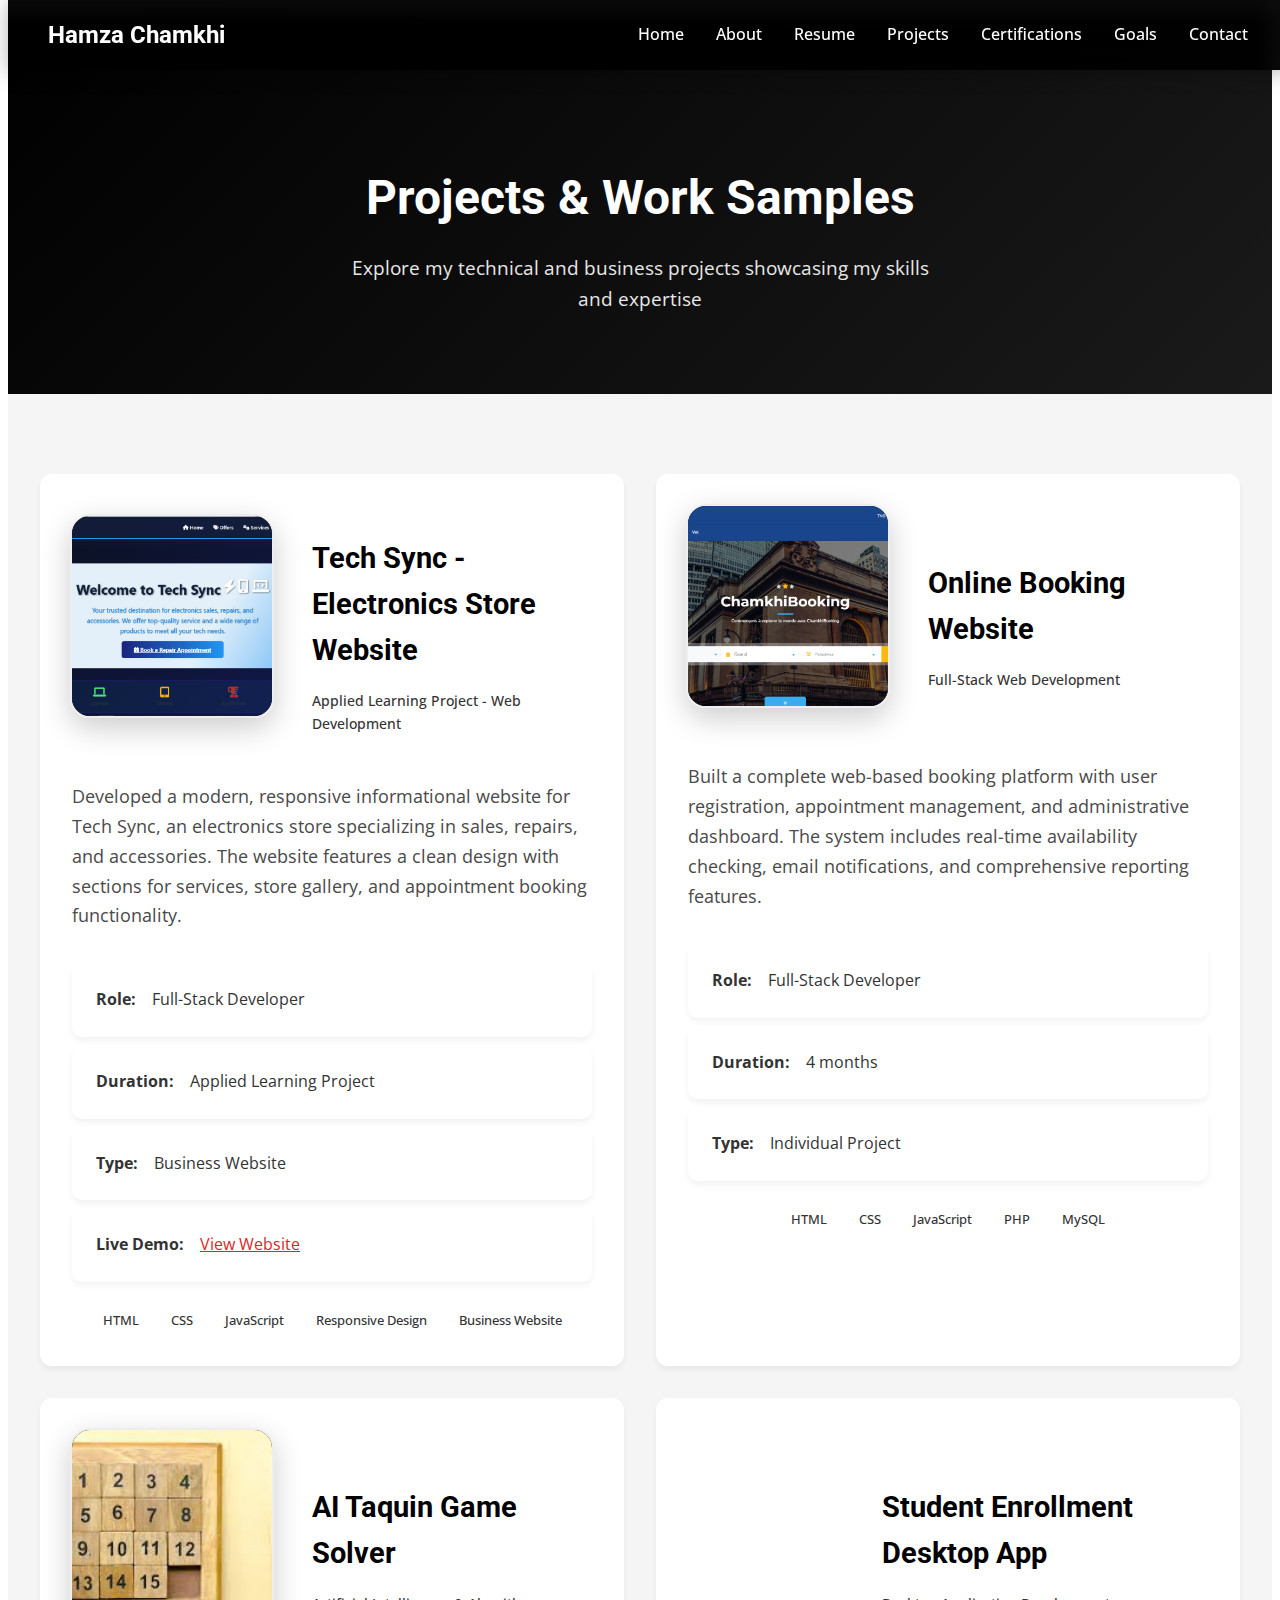
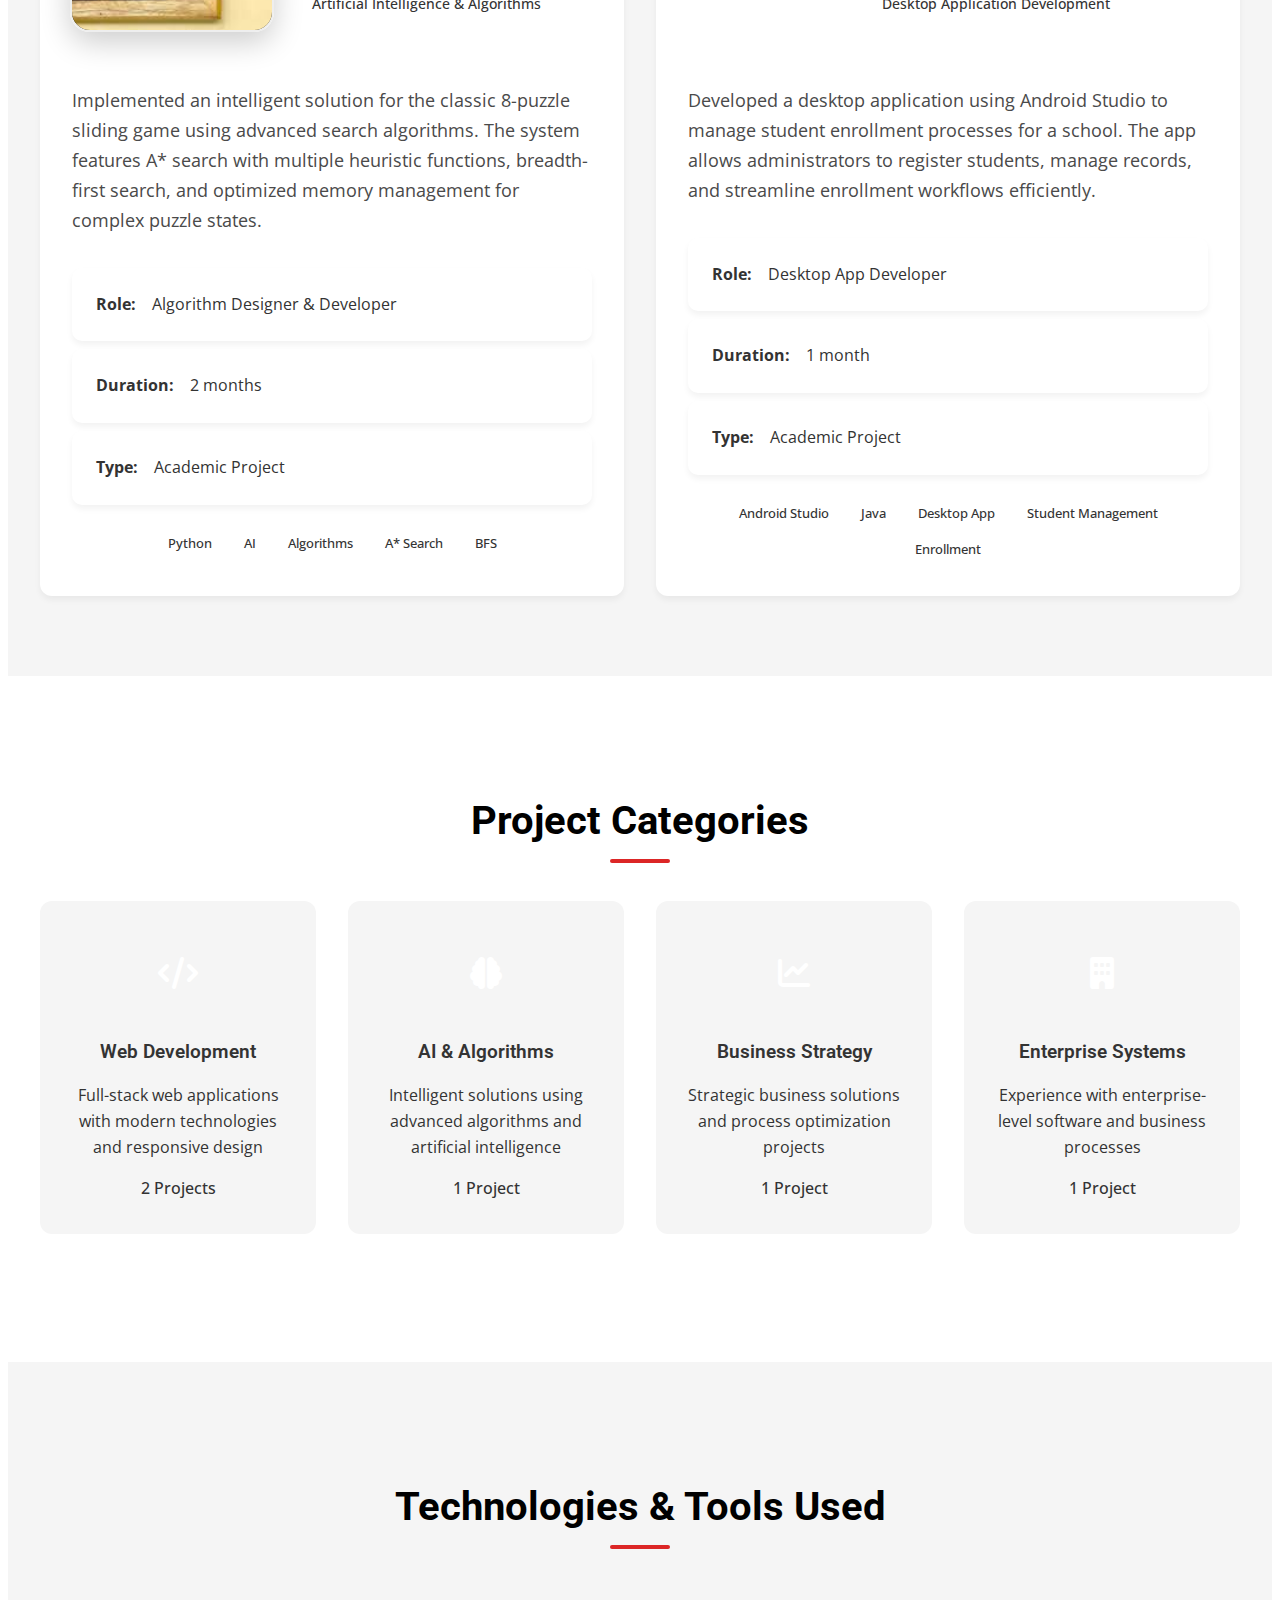
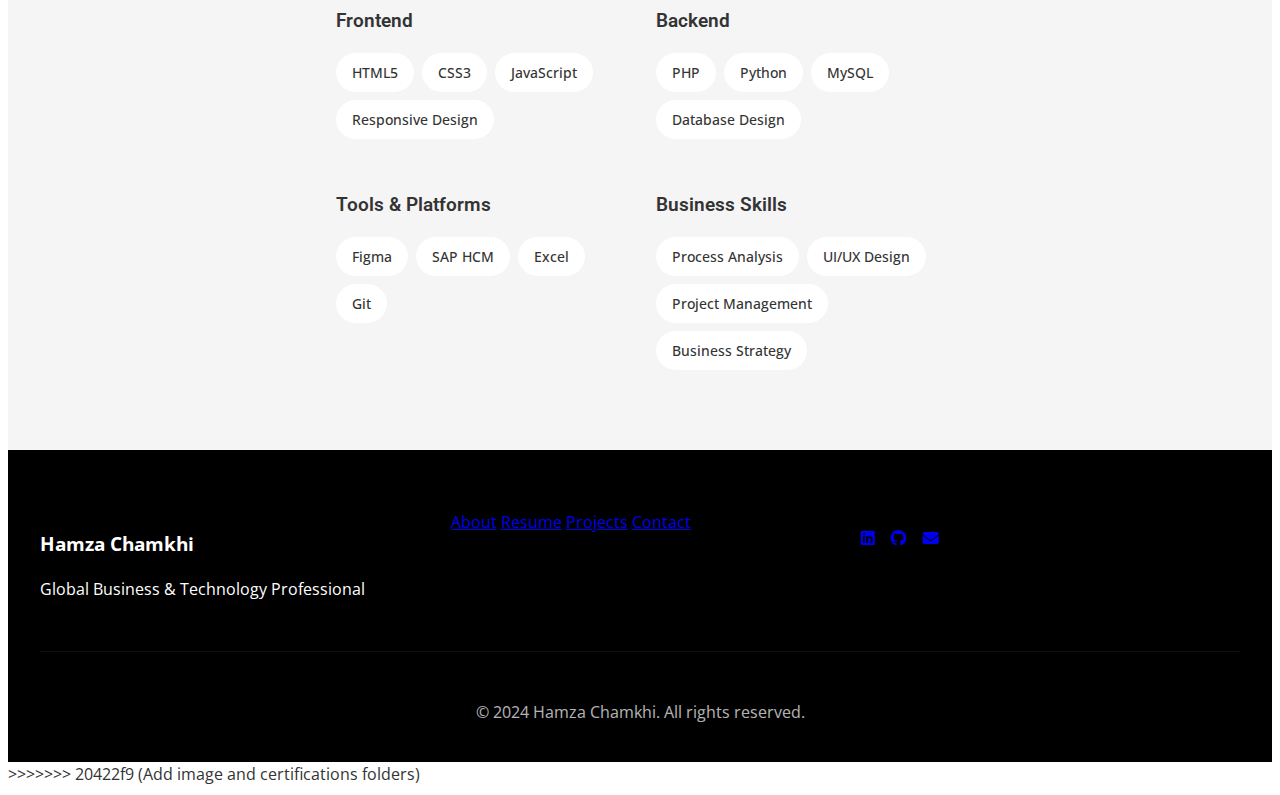
<file: projects.html>
<!DOCTYPE html>
<html lang="en">
<head>
    <meta charset="UTF-8">
    <meta name="viewport" content="width=device-width, initial-scale=1.0">
    <title>Projects - Hamza Chamkhi</title>
    <link rel="stylesheet" href="styles.css">
    <link href="https://fonts.googleapis.com/css2?family=Open+Sans:wght@300;400;600;700&family=Roboto:wght@300;400;500;700&display=swap" rel="stylesheet">
    <link rel="stylesheet" href="https://cdnjs.cloudflare.com/ajax/libs/font-awesome/6.0.0/css/all.min.css">
</head>
<body>
    <!-- Navigation -->
    <nav class="navbar">
        <div class="nav-container">
            <div class="nav-logo">
                <a href="index.html">Hamza Chamkhi</a>
            </div>
            <ul class="nav-menu">
                <li class="nav-item">
                    <a href="index.html" class="nav-link">Home</a>
                </li>
                <li class="nav-item">
                    <a href="about.html" class="nav-link">About</a>
                </li>
                <li class="nav-item">
                    <a href="resume.html" class="nav-link">Resume</a>
                </li>
                <li class="nav-item">
                    <a href="projects.html" class="nav-link active">Projects</a>
                </li>
                <li class="nav-item">
                    <a href="certifications.html" class="nav-link">Certifications</a>
                </li>
                <li class="nav-item">
                    <a href="goals.html" class="nav-link">Goals</a>
                </li>
                <li class="nav-item">
                    <a href="contact.html" class="nav-link">Contact</a>
                </li>
            </ul>
            <div class="hamburger">
                <span class="bar"></span>
                <span class="bar"></span>
                <span class="bar"></span>
            </div>
        </div>
    </nav>

    <!-- Page Header -->
    <section class="page-header">
        <div class="container">
            <h1>Projects & Work Samples</h1>
            <p>Explore my technical and business projects showcasing my skills and expertise</p>
        </div>
    </section>

    <!-- Projects Grid -->
    <section class="projects-grid-section">
        <div class="container">
            <div class="projects-grid">
                <!-- Tech Sync Project -->
                <div class="project-card-large">
                    <div class="project-header">
                        <div class="project-icon">
                            <img src="image/Tech Sync.png" alt="Tech Sync Project" class="project-image" />
                        </div>
                        <div class="project-info">
                            <h3>Tech Sync - Electronics Store Website</h3>
                            <p class="project-type">Applied Learning Project - Web Development</p>
                        </div>
                    </div>
                    <div class="project-content">
                        <p class="project-description">
                            Developed a modern, responsive informational website for Tech Sync, an electronics store specializing in sales, repairs, and accessories. The website features a clean design with sections for services, store gallery, and appointment booking functionality.
                        </p>
                        <div class="project-details">
                            <div class="detail-item">
                                <strong>Role:</strong> Full-Stack Developer
                            </div>
                            <div class="detail-item">
                                <strong>Duration:</strong> Applied Learning Project
                            </div>
                            <div class="detail-item">
                                <strong>Type:</strong> Business Website
                            </div>
                            <div class="detail-item">
                                <strong>Live Demo:</strong> <a href="https://tech-sync-website-description-a-modern.onrender.com" target="_blank" style="color: var(--accent-red); text-decoration: underline;">View Website</a>
                            </div>
                        </div>
                        <div class="project-tags">
                            <span class="project-tag">HTML</span>
                            <span class="project-tag">CSS</span>
                            <span class="project-tag">JavaScript</span>
                            <span class="project-tag">Responsive Design</span>
                            <span class="project-tag">Business Website</span>
                        </div>
                    </div>
                </div>

                <!-- Online Booking Website -->
                <div class="project-card-large">
                    <div class="project-header">
                        <div class="project-icon">
                            <img src="image/rechuser.png" alt="Online Booking Website" class="project-image" />
                        </div>
                        <div class="project-info">
                            <h3>Online Booking Website</h3>
                            <p class="project-type">Full-Stack Web Development</p>
                        </div>
                    </div>
                    <div class="project-content">
                        <p class="project-description">
                            Built a complete web-based booking platform with user registration, appointment management, and administrative dashboard. The system includes real-time availability checking, email notifications, and comprehensive reporting features.
                        </p>
                        <div class="project-details">
                            <div class="detail-item">
                                <strong>Role:</strong> Full-Stack Developer
                            </div>
                            <div class="detail-item">
                                <strong>Duration:</strong> 4 months
                            </div>
                            <div class="detail-item">
                                <strong>Type:</strong> Individual Project
                            </div>
                        </div>
                        <div class="project-tags">
                            <span class="project-tag">HTML</span>
                            <span class="project-tag">CSS</span>
                            <span class="project-tag">JavaScript</span>
                            <span class="project-tag">PHP</span>
                            <span class="project-tag">MySQL</span>
                        </div>
                    </div>
                </div>

                <!-- AI Taquin Game Solver -->
                <div class="project-card-large">
                    <div class="project-header">
                        <div class="project-icon">
                            <img src="image/taquin.jpg" alt="AI Taquin Game Solver" class="project-image" />
                        </div>
                        <div class="project-info">
                            <h3>AI Taquin Game Solver</h3>
                            <p class="project-type">Artificial Intelligence & Algorithms</p>
                        </div>
                    </div>
                    <div class="project-content">
                        <p class="project-description">
                            Implemented an intelligent solution for the classic 8-puzzle sliding game using advanced search algorithms. The system features A* search with multiple heuristic functions, breadth-first search, and optimized memory management for complex puzzle states.
                        </p>
                        <div class="project-details">
                            <div class="detail-item">
                                <strong>Role:</strong> Algorithm Designer & Developer
                            </div>
                            <div class="detail-item">
                                <strong>Duration:</strong> 2 months
                            </div>
                            <div class="detail-item">
                                <strong>Type:</strong> Academic Project
                            </div>
                        </div>
                        <div class="project-tags">
                            <span class="project-tag">Python</span>
                            <span class="project-tag">AI</span>
                            <span class="project-tag">Algorithms</span>
                            <span class="project-tag">A* Search</span>
                            <span class="project-tag">BFS</span>
                        </div>
                    </div>
                </div>

                <!-- SAP HCM Module Project -->
                <div class="project-card-large">
                    <div class="project-header">
                        <div class="project-icon">
                            <!-- No image for Student Enrollment Desktop App, remove rechuser.png -->
                        </div>
                        <div class="project-info">
                            <h3>Student Enrollment Desktop App</h3>
                            <p class="project-type">Desktop Application Development</p>
                        </div>
                    </div>
                    <div class="project-content">
                        <p class="project-description">
                            Developed a desktop application using Android Studio to manage student enrollment processes for a school. The app allows administrators to register students, manage records, and streamline enrollment workflows efficiently.
                        </p>
                        <div class="project-details">
                            <div class="detail-item">
                                <strong>Role:</strong> Desktop App Developer
                            </div>
                            <div class="detail-item">
                                <strong>Duration:</strong> 1 month
                            </div>
                            <div class="detail-item">
                                <strong>Type:</strong> Academic Project
                            </div>
                        </div>
                        <div class="project-tags">
                            <span class="project-tag">Android Studio</span>
                            <span class="project-tag">Java</span>
                            <span class="project-tag">Desktop App</span>
                            <span class="project-tag">Student Management</span>
                            <span class="project-tag">Enrollment</span>
                        </div>
                    </div>
                </div>
            </div>
        </div>
    </section>

    <!-- Project Categories -->
    <section class="project-categories">
        <div class="container">
            <h2 class="section-title">Project Categories</h2>
            <div class="categories-grid">
                <div class="category-card">
                    <div class="category-icon">
                        <i class="fas fa-code"></i>
                    </div>
                    <h3>Web Development</h3>
                    <p>Full-stack web applications with modern technologies and responsive design</p>
                    <div class="category-stats">
                        <span>2 Projects</span>
                    </div>
                </div>

                <div class="category-card">
                    <div class="category-icon">
                        <i class="fas fa-brain"></i>
                    </div>
                    <h3>AI & Algorithms</h3>
                    <p>Intelligent solutions using advanced algorithms and artificial intelligence</p>
                    <div class="category-stats">
                        <span>1 Project</span>
                    </div>
                </div>

                <div class="category-card">
                    <div class="category-icon">
                        <i class="fas fa-chart-line"></i>
                    </div>
                    <h3>Business Strategy</h3>
                    <p>Strategic business solutions and process optimization projects</p>
                    <div class="category-stats">
                        <span>1 Project</span>
                    </div>
                </div>

                <div class="category-card">
                    <div class="category-icon">
                        <i class="fas fa-building"></i>
                    </div>
                    <h3>Enterprise Systems</h3>
                    <p>Experience with enterprise-level software and business processes</p>
                    <div class="category-stats">
                        <span>1 Project</span>
                    </div>
                </div>
            </div>
        </div>
    </section>

    <!-- Technical Skills Showcase -->
    <section class="skills-showcase">
        <div class="container">
            <h2 class="section-title">Technologies & Tools Used</h2>
            <div class="skills-showcase-grid">
                <div class="skill-category-showcase">
                    <h3>Frontend</h3>
                    <div class="skill-items">
                        <span class="skill-item">HTML5</span>
                        <span class="skill-item">CSS3</span>
                        <span class="skill-item">JavaScript</span>
                        <span class="skill-item">Responsive Design</span>
                    </div>
                </div>

                <div class="skill-category-showcase">
                    <h3>Backend</h3>
                    <div class="skill-items">
                        <span class="skill-item">PHP</span>
                        <span class="skill-item">Python</span>
                        <span class="skill-item">MySQL</span>
                        <span class="skill-item">Database Design</span>
                    </div>
                </div>

                <div class="skill-category-showcase">
                    <h3>Tools & Platforms</h3>
                    <div class="skill-items">
                        <span class="skill-item">Figma</span>
                        <span class="skill-item">SAP HCM</span>
                        <span class="skill-item">Excel</span>
                        <span class="skill-item">Git</span>
                    </div>
                </div>

                <div class="skill-category-showcase">
                    <h3>Business Skills</h3>
                    <div class="skill-items">
                        <span class="skill-item">Process Analysis</span>
                        <span class="skill-item">UI/UX Design</span>
                        <span class="skill-item">Project Management</span>
                        <span class="skill-item">Business Strategy</span>
                    </div>
                </div>
            </div>
        </div>
    </section>

    <!-- Footer -->
    <footer class="footer">
        <div class="container">
            <div class="footer-content">
                <div class="footer-info">
                    <h3>Hamza Chamkhi</h3>
                    <p>Global Business & Technology Professional</p>
                </div>
                <div class="footer-links">
                    <a href="about.html">About</a>
                    <a href="resume.html">Resume</a>
                    <a href="projects.html">Projects</a>
                    <a href="contact.html">Contact</a>
                </div>
                <div class="footer-social">
                    <a href="https://www.linkedin.com/in/hamza-chamkhi" target="_blank">
                        <i class="fab fa-linkedin"></i>
                    </a>
                    <a href="https://github.com/hamzachamkhi" target="_blank">
                        <i class="fab fa-github"></i>
                    </a>
                    <a href="mailto:hamzachamkhi23@gmail.com">
                        <i class="fas fa-envelope"></i>
                    </a>
                </div>
            </div>
            <div class="footer-bottom">
                <p>&copy; 2024 Hamza Chamkhi. All rights reserved.</p>
            </div>
        </div>
    </footer>

    <script src="script.js"></script>
</body>
>>>>>>> 20422f9 (Add image and certifications folders)
</html>
</file>
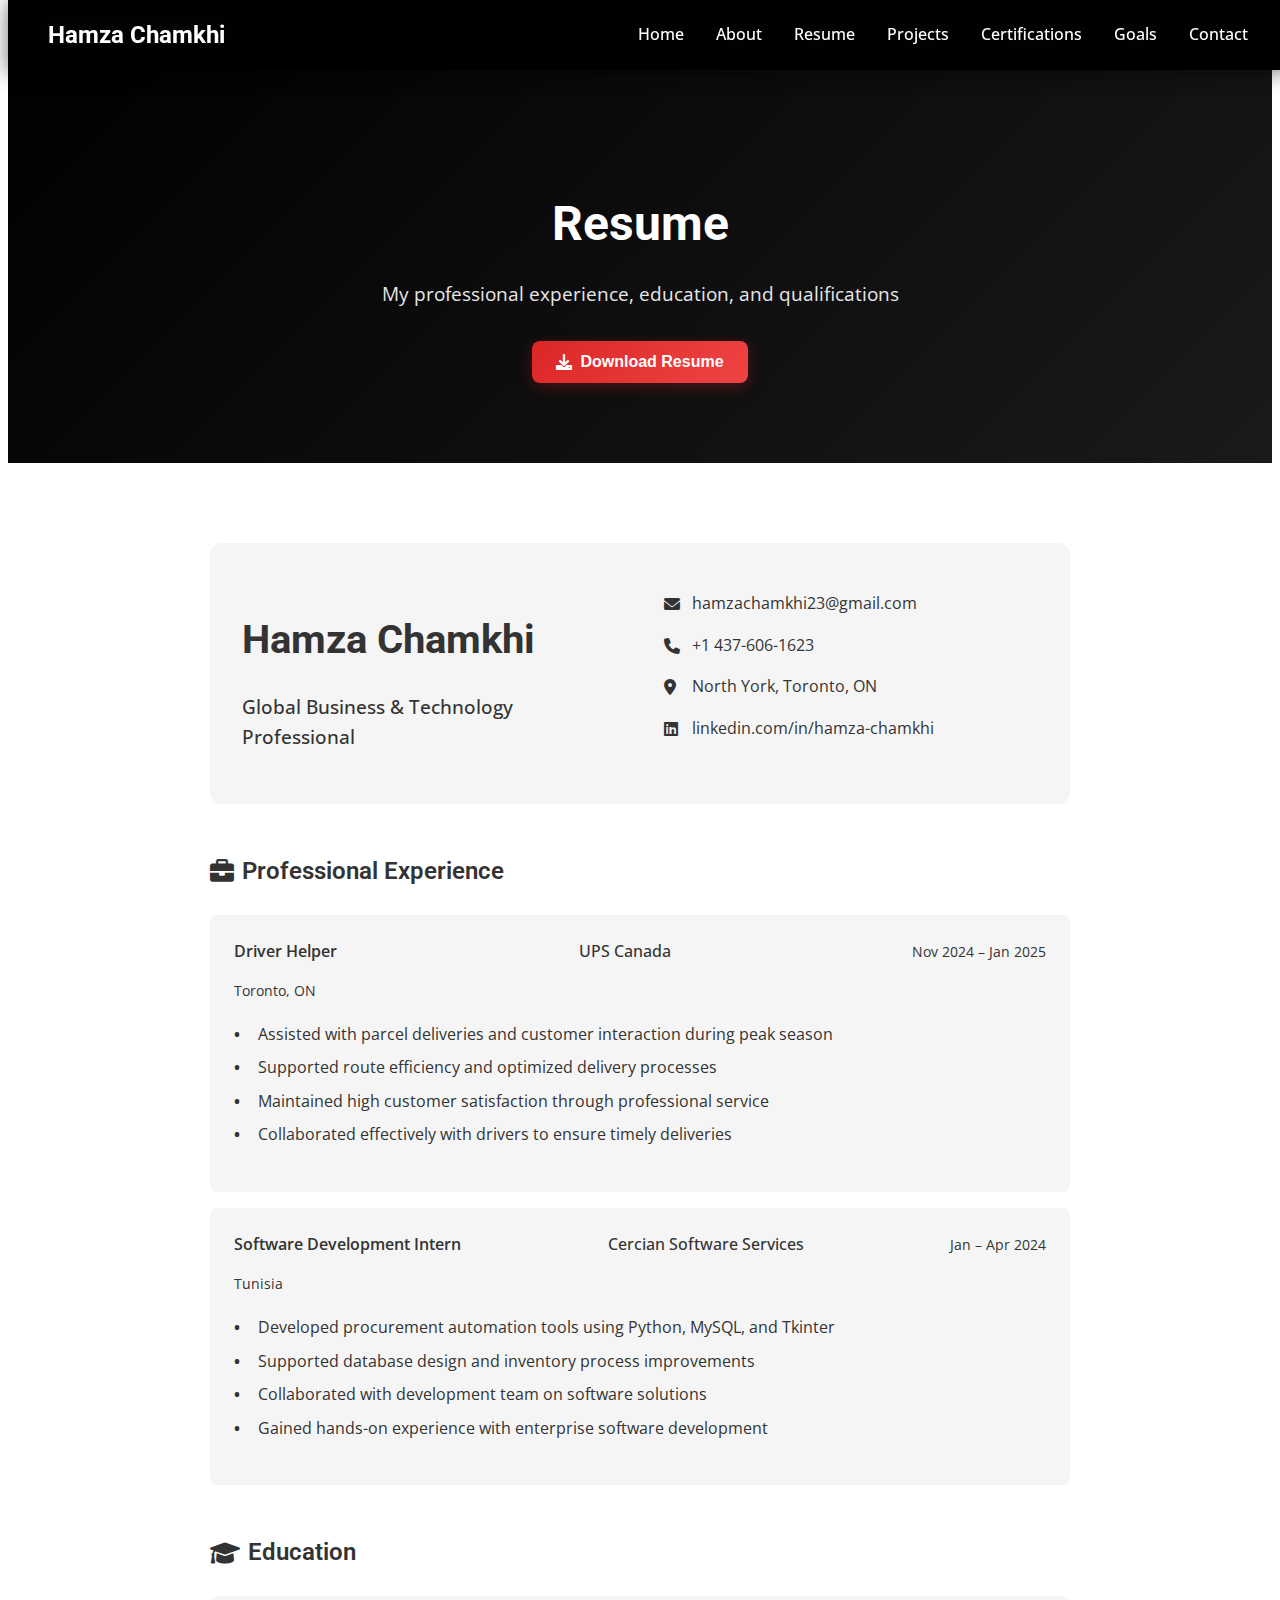
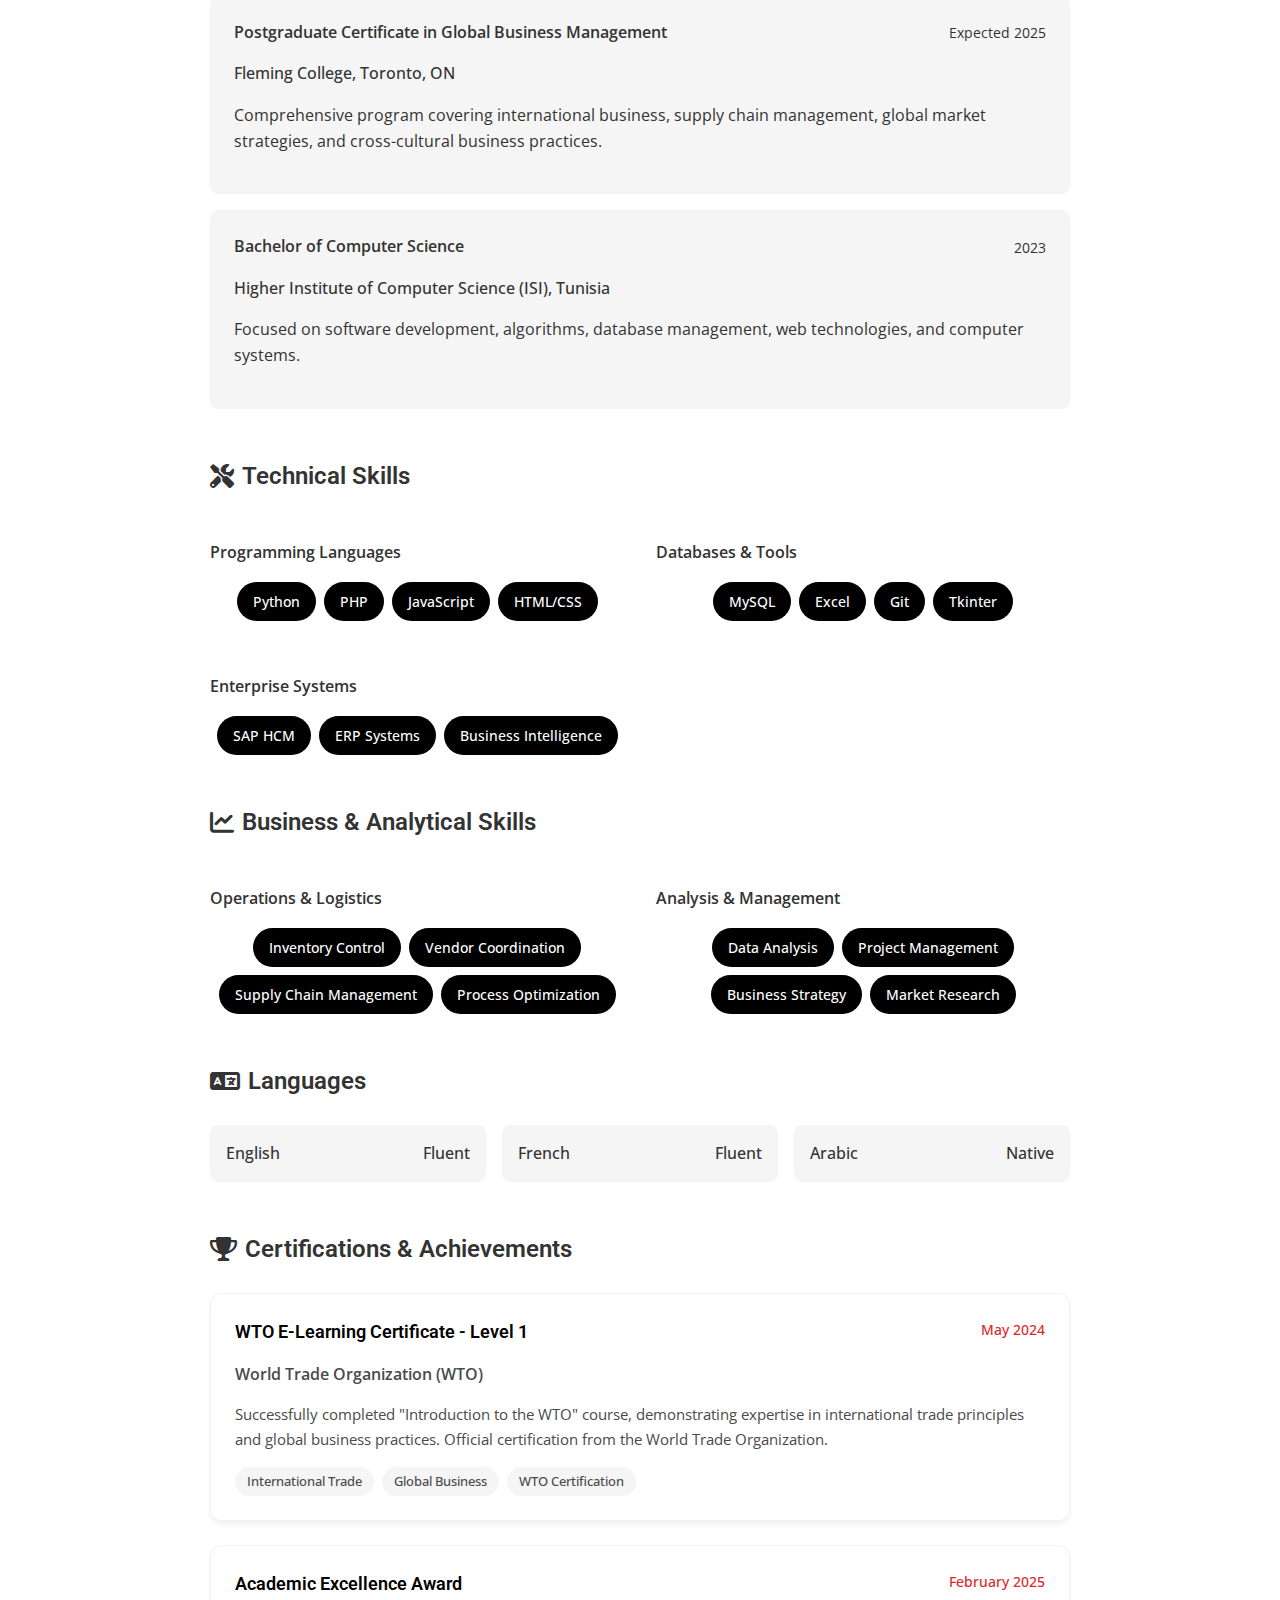
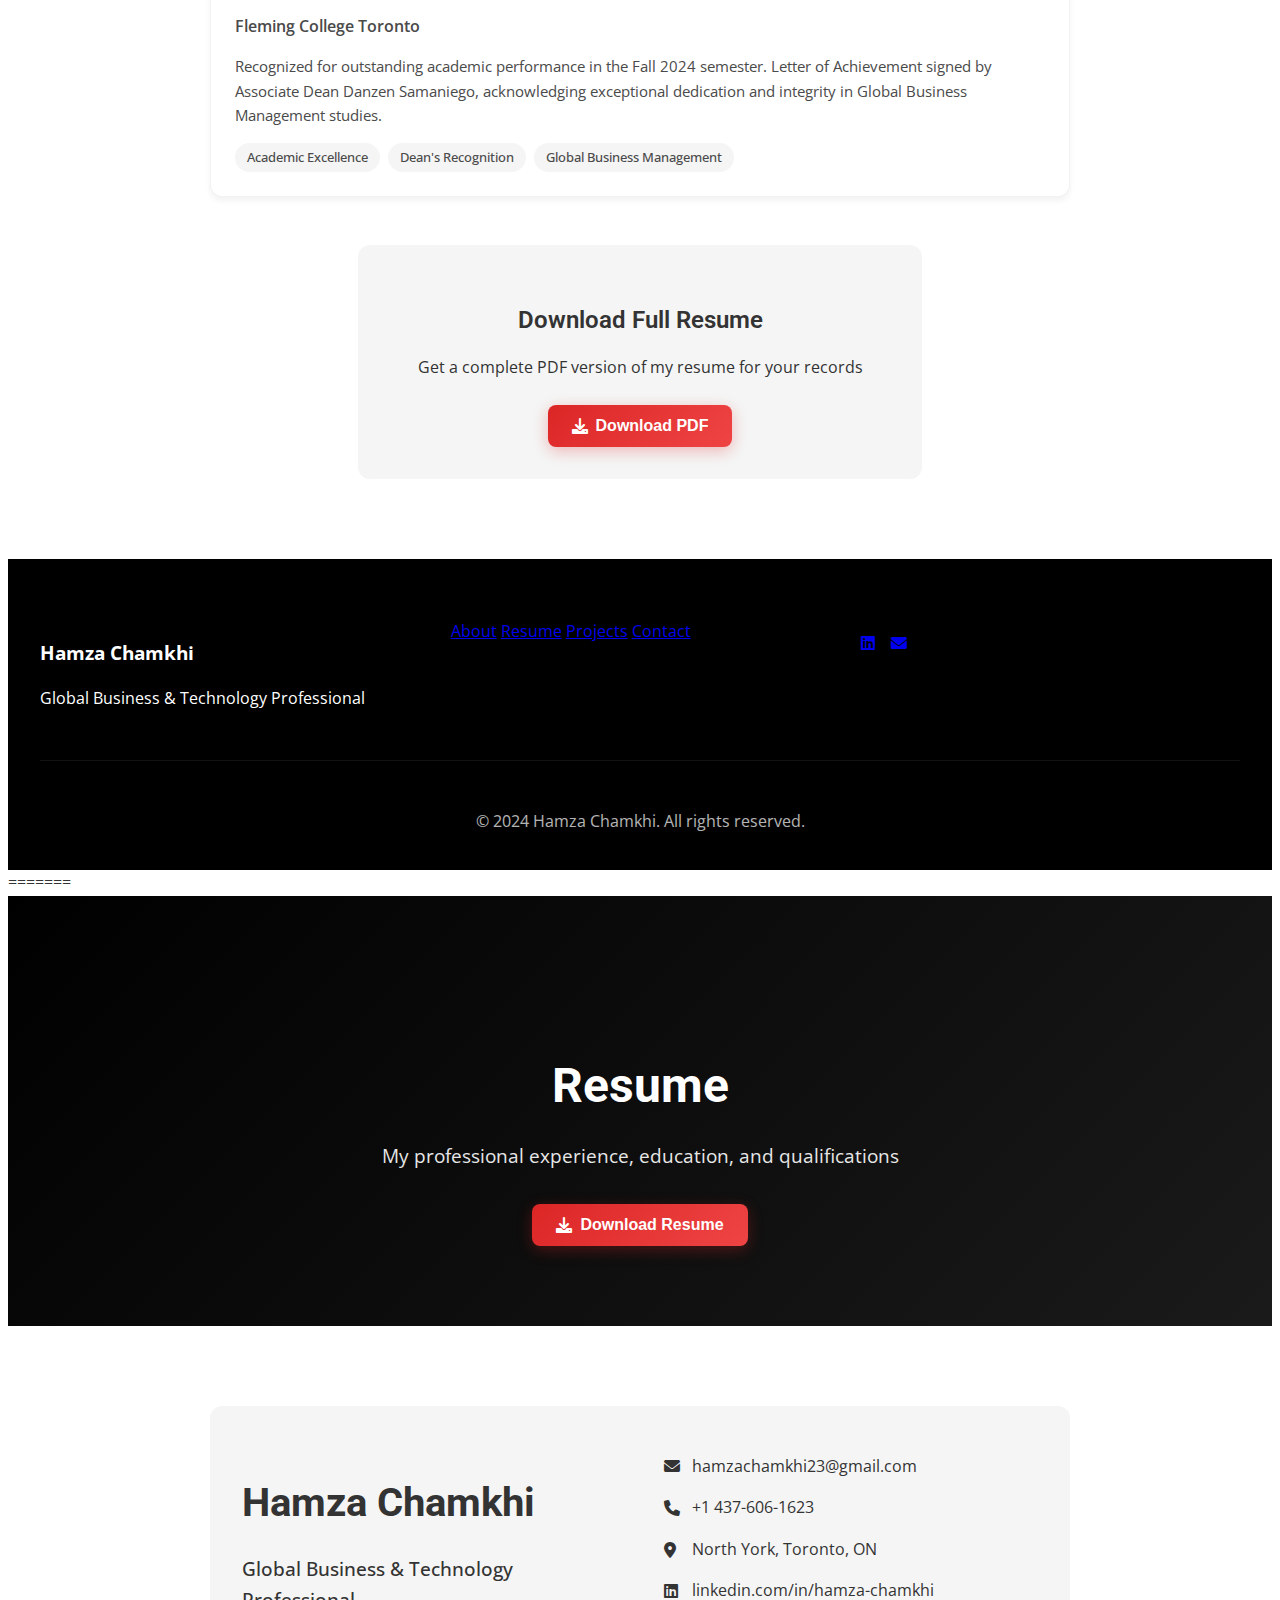
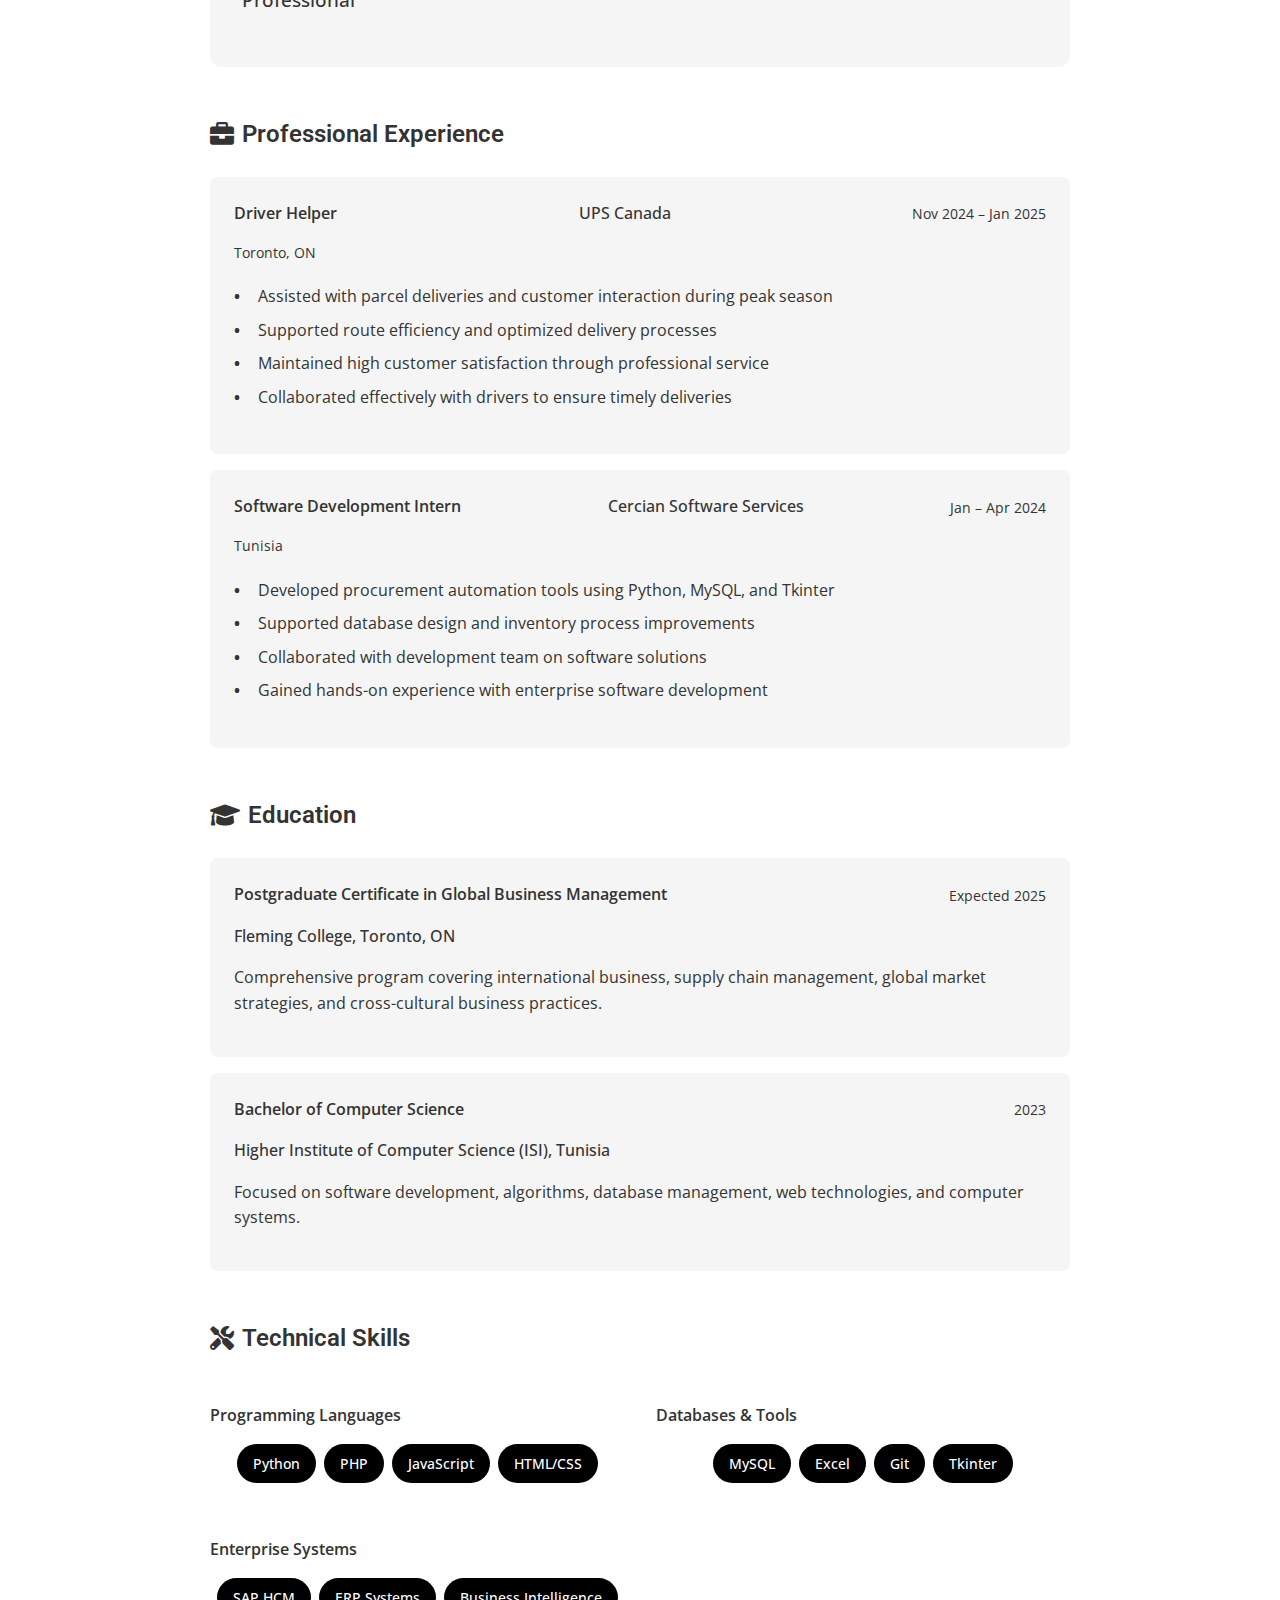
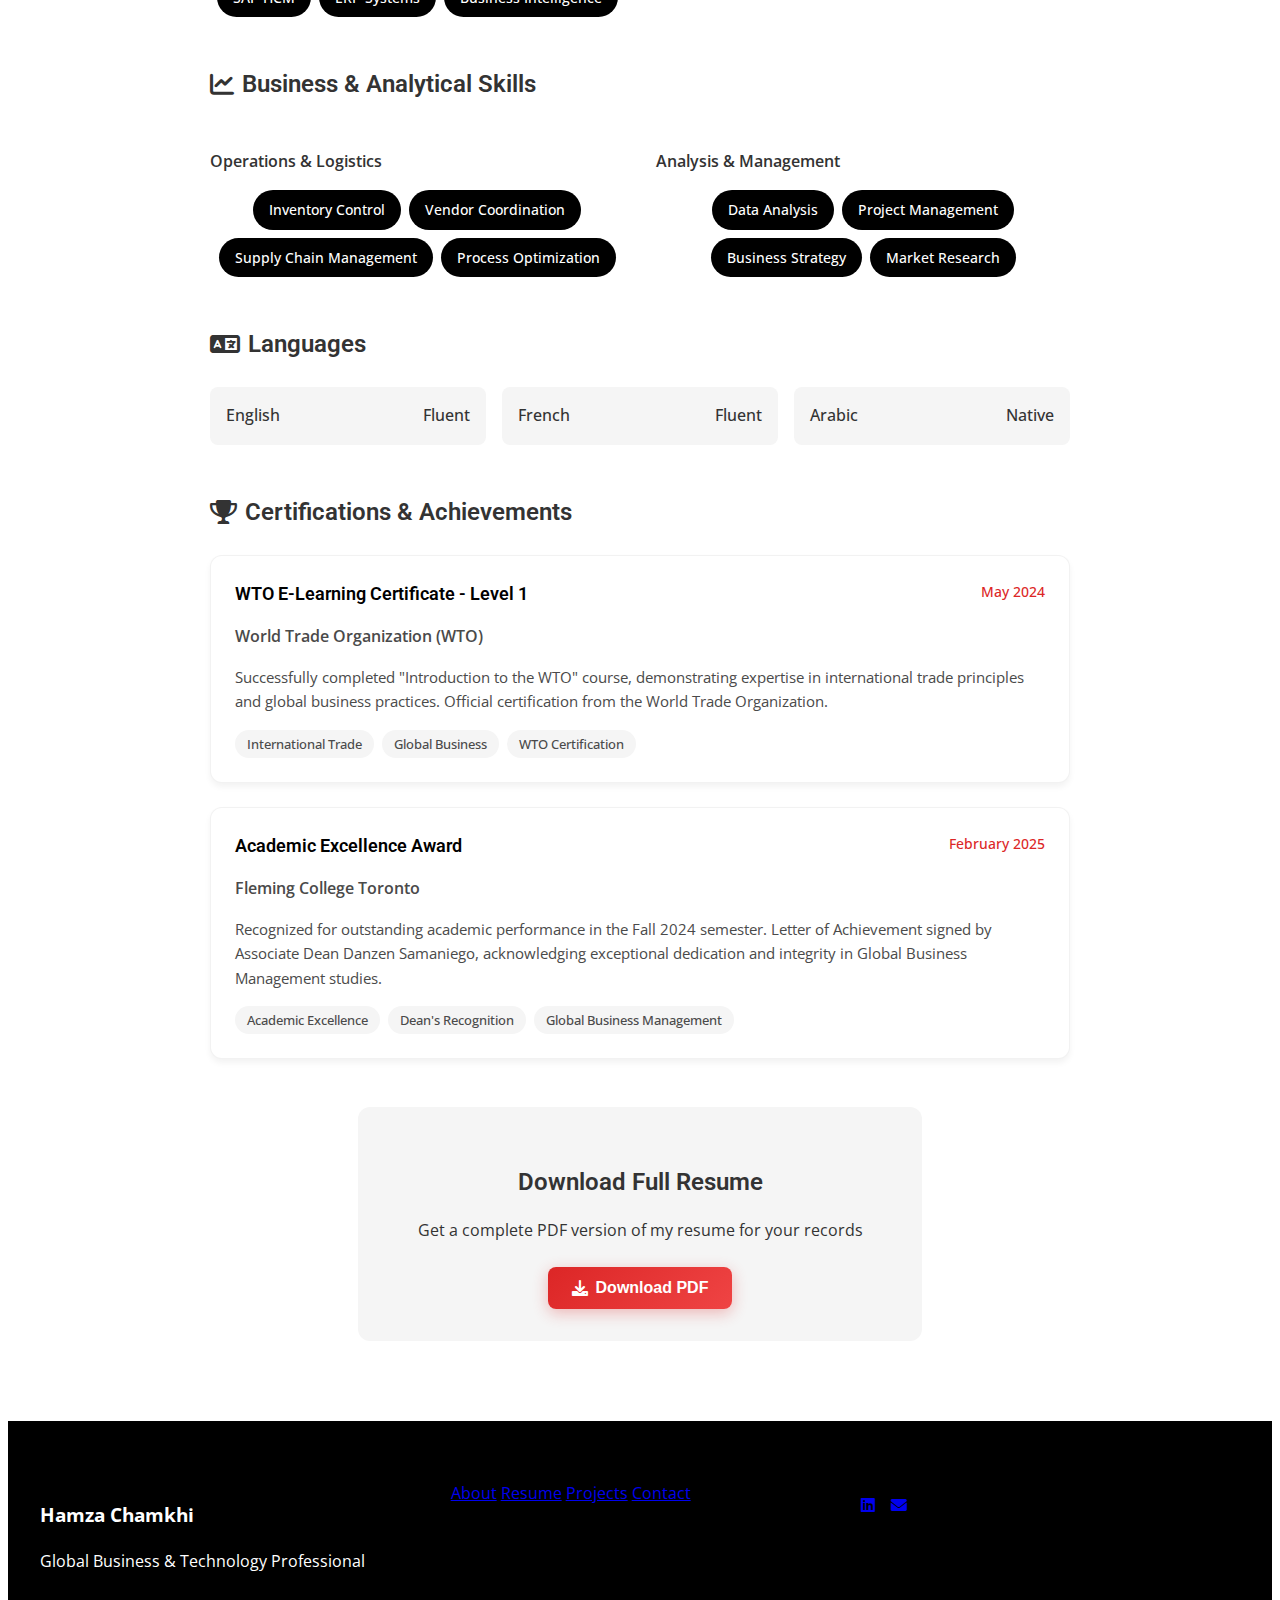
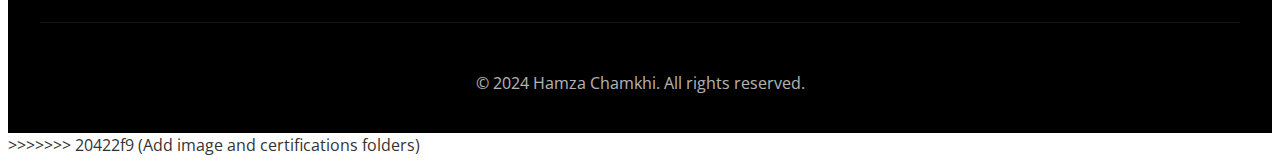
<file: resume.html>
<<<<<<< HEAD
<!DOCTYPE html>
<html lang="en">
<head>
    <meta charset="UTF-8">
    <meta name="viewport" content="width=device-width, initial-scale=1.0">
    <title>Resume - Hamza Chamkhi</title>
    <link rel="stylesheet" href="styles.css">
    <link href="https://fonts.googleapis.com/css2?family=Open+Sans:wght@300;400;600;700&family=Roboto:wght@300;400;500;700&display=swap" rel="stylesheet">
    <link rel="stylesheet" href="https://cdnjs.cloudflare.com/ajax/libs/font-awesome/6.0.0/css/all.min.css">
</head>
<body>
    <!-- Navigation -->
    <nav class="navbar">
        <div class="nav-container">
            <div class="nav-logo">
                <a href="index.html">Hamza Chamkhi</a>
            </div>
            <ul class="nav-menu">
                <li class="nav-item">
                    <a href="index.html" class="nav-link">Home</a>
                </li>
                <li class="nav-item">
                    <a href="about.html" class="nav-link">About</a>
                </li>
                <li class="nav-item">
                    <a href="resume.html" class="nav-link active">Resume</a>
                </li>
                <li class="nav-item">
                    <a href="projects.html" class="nav-link">Projects</a>
                </li>
                <li class="nav-item">
                    <a href="certifications.html" class="nav-link">Certifications</a>
                </li>
                <li class="nav-item">
                    <a href="goals.html" class="nav-link">Goals</a>
                </li>
                <li class="nav-item">
                    <a href="contact.html" class="nav-link">Contact</a>
                </li>
            </ul>
            <div class="hamburger">
                <span class="bar"></span>
                <span class="bar"></span>
                <span class="bar"></span>
            </div>
        </div>
    </nav>

    <!-- Page Header -->
    <section class="page-header">
        <div class="container">
            <h1>Resume</h1>
            <p>My professional experience, education, and qualifications</p>
            <div class="header-actions">
                <button class="btn btn-primary" onclick="downloadResume()">
                    <i class="fas fa-download"></i> Download Resume
                </button>
            </div>
        </div>
    </section>

    <!-- Resume Content -->
    <section class="resume-content">
        <div class="container">
            <!-- Contact Info -->
            <div class="resume-header">
                <div class="resume-name">
                    <h2>Hamza Chamkhi</h2>
                    <p class="title">Global Business & Technology Professional</p>
                </div>
                <div class="resume-contact">
                    <p><i class="fas fa-envelope"></i> hamzachamkhi23@gmail.com</p>
                    <p><i class="fas fa-phone"></i> +1 437-606-1623</p>
                    <p><i class="fas fa-map-marker-alt"></i> North York, Toronto, ON</p>
                    <p><i class="fab fa-linkedin"></i> linkedin.com/in/hamza-chamkhi</p>
                </div>
            </div>

            <!-- Experience Section -->
            <div class="resume-section">
                <h3 class="section-title"><i class="fas fa-briefcase"></i> Professional Experience</h3>
                <div class="experience-item">
                    <div class="experience-header">
                        <h4>Driver Helper</h4>
                        <span class="company">UPS Canada</span>
                        <span class="date">Nov 2024 – Jan 2025</span>
                    </div>
                    <p class="location">Toronto, ON</p>
                    <ul class="achievements">
                        <li>Assisted with parcel deliveries and customer interaction during peak season</li>
                        <li>Supported route efficiency and optimized delivery processes</li>
                        <li>Maintained high customer satisfaction through professional service</li>
                        <li>Collaborated effectively with drivers to ensure timely deliveries</li>
                    </ul>
                </div>

                <div class="experience-item">
                    <div class="experience-header">
                        <h4>Software Development Intern</h4>
                        <span class="company">Cercian Software Services</span>
                        <span class="date">Jan – Apr 2024</span>
                    </div>
                    <p class="location">Tunisia</p>
                    <ul class="achievements">
                        <li>Developed procurement automation tools using Python, MySQL, and Tkinter</li>
                        <li>Supported database design and inventory process improvements</li>
                        <li>Collaborated with development team on software solutions</li>
                        <li>Gained hands-on experience with enterprise software development</li>
                    </ul>
                </div>
            </div>

            <!-- Education Section -->
            <div class="resume-section">
                <h3 class="section-title"><i class="fas fa-graduation-cap"></i> Education</h3>
                <div class="education-item">
                    <div class="education-header">
                        <h4>Postgraduate Certificate in Global Business Management</h4>
                        <span class="date">Expected 2025</span>
                    </div>
                    <p class="institution">Fleming College, Toronto, ON</p>
                    <p class="description">Comprehensive program covering international business, supply chain management, global market strategies, and cross-cultural business practices.</p>
                </div>

                <div class="education-item">
                    <div class="education-header">
                        <h4>Bachelor of Computer Science</h4>
                        <span class="date">2023</span>
                    </div>
                    <p class="institution">Higher Institute of Computer Science (ISI), Tunisia</p>
                    <p class="description">Focused on software development, algorithms, database management, web technologies, and computer systems.</p>
                </div>
            </div>

            <!-- Skills Section -->
            <div class="resume-section">
                <h3 class="section-title"><i class="fas fa-tools"></i> Technical Skills</h3>
                <div class="skills-container">
                    <div class="skill-group">
                        <h4>Programming Languages</h4>
                        <div class="skill-tags">
                            <span class="skill-tag">Python</span>
                            <span class="skill-tag">PHP</span>
                            <span class="skill-tag">JavaScript</span>
                            <span class="skill-tag">HTML/CSS</span>
                        </div>
                    </div>
                    
                    <div class="skill-group">
                        <h4>Databases & Tools</h4>
                        <div class="skill-tags">
                            <span class="skill-tag">MySQL</span>
                            <span class="skill-tag">Excel</span>
                            <span class="skill-tag">Git</span>
                            <span class="skill-tag">Tkinter</span>
                        </div>
                    </div>
                    
                    <div class="skill-group">
                        <h4>Enterprise Systems</h4>
                        <div class="skill-tags">
                            <span class="skill-tag">SAP HCM</span>
                            <span class="skill-tag">ERP Systems</span>
                            <span class="skill-tag">Business Intelligence</span>
                        </div>
                    </div>
                </div>
            </div>

            <!-- Business Skills Section -->
            <div class="resume-section">
                <h3 class="section-title"><i class="fas fa-chart-line"></i> Business & Analytical Skills</h3>
                <div class="skills-container">
                    <div class="skill-group">
                        <h4>Operations & Logistics</h4>
                        <div class="skill-tags">
                            <span class="skill-tag">Inventory Control</span>
                            <span class="skill-tag">Vendor Coordination</span>
                            <span class="skill-tag">Supply Chain Management</span>
                            <span class="skill-tag">Process Optimization</span>
                        </div>
                    </div>
                    
                    <div class="skill-group">
                        <h4>Analysis & Management</h4>
                        <div class="skill-tags">
                            <span class="skill-tag">Data Analysis</span>
                            <span class="skill-tag">Project Management</span>
                            <span class="skill-tag">Business Strategy</span>
                            <span class="skill-tag">Market Research</span>
                        </div>
                    </div>
                </div>
            </div>

            <!-- Languages Section -->
            <div class="resume-section">
                <h3 class="section-title"><i class="fas fa-language"></i> Languages</h3>
                <div class="languages-container">
                    <div class="language-item">
                        <span class="language">English</span>
                        <span class="proficiency">Fluent</span>
                    </div>
                    <div class="language-item">
                        <span class="language">French</span>
                        <span class="proficiency">Fluent</span>
                    </div>
                    <div class="language-item">
                        <span class="language">Arabic</span>
                        <span class="proficiency">Native</span>
                    </div>
                </div>
            </div>

            <!-- Achievements Section -->
            <div class="resume-section">
                <h3 class="section-title"><i class="fas fa-trophy"></i> Certifications & Achievements</h3>
                
                <div class="achievement-item">
                    <div class="achievement-header">
                        <h4>WTO E-Learning Certificate - Level 1</h4>
                        <span class="date">May 2024</span>
                    </div>
                    <p class="institution">World Trade Organization (WTO)</p>
                    <p class="description">Successfully completed "Introduction to the WTO" course, demonstrating expertise in international trade principles and global business practices. Official certification from the World Trade Organization.</p>
                    <div class="achievement-tags">
                        <span class="achievement-tag">International Trade</span>
                        <span class="achievement-tag">Global Business</span>
                        <span class="achievement-tag">WTO Certification</span>
                    </div>
                </div>

                <div class="achievement-item">
                    <div class="achievement-header">
                        <h4>Academic Excellence Award</h4>
                        <span class="date">February 2025</span>
                    </div>
                    <p class="institution">Fleming College Toronto</p>
                    <p class="description">Recognized for outstanding academic performance in the Fall 2024 semester. Letter of Achievement signed by Associate Dean Danzen Samaniego, acknowledging exceptional dedication and integrity in Global Business Management studies.</p>
                    <div class="achievement-tags">
                        <span class="achievement-tag">Academic Excellence</span>
                        <span class="achievement-tag">Dean's Recognition</span>
                        <span class="achievement-tag">Global Business Management</span>
                    </div>
                </div>
            </div>

            <!-- Download Section -->
            <div class="resume-download-section">
                <div class="download-card">
                    <h3>Download Full Resume</h3>
                    <p>Get a complete PDF version of my resume for your records</p>
                    <button class="btn btn-primary" onclick="downloadResume()">
                        <i class="fas fa-download"></i> Download PDF
                    </button>
                </div>
            </div>
        </div>
    </section>

    <!-- Footer -->
    <footer class="footer">
        <div class="container">
            <div class="footer-content">
                <div class="footer-info">
                    <h3>Hamza Chamkhi</h3>
                    <p>Global Business & Technology Professional</p>
                </div>
                <div class="footer-links">
                    <a href="about.html">About</a>
                    <a href="resume.html">Resume</a>
                    <a href="projects.html">Projects</a>
                    <a href="contact.html">Contact</a>
                </div>
                <div class="footer-social">
                    <a href="https://www.linkedin.com/in/hamza-chamkhi" target="_blank">
                        <i class="fab fa-linkedin"></i>
                    </a>
                    <a href="mailto:hamzachamkhi23@gmail.com">
                        <i class="fas fa-envelope"></i>
                    </a>
                </div>
            </div>
            <div class="footer-bottom">
                <p>&copy; 2024 Hamza Chamkhi. All rights reserved.</p>
            </div>
        </div>
    </footer>

    <script src="script.js"></script>
</body>
=======
<!DOCTYPE html>
<html lang="en">
<head>
    <meta charset="UTF-8">
    <meta name="viewport" content="width=device-width, initial-scale=1.0">
    <title>Resume - Hamza Chamkhi</title>
    <link rel="stylesheet" href="styles.css">
    <link href="https://fonts.googleapis.com/css2?family=Open+Sans:wght@300;400;600;700&family=Roboto:wght@300;400;500;700&display=swap" rel="stylesheet">
    <link rel="stylesheet" href="https://cdnjs.cloudflare.com/ajax/libs/font-awesome/6.0.0/css/all.min.css">
</head>
<body>
    <!-- Navigation -->
    <nav class="navbar">
        <div class="nav-container">
            <div class="nav-logo">
                <a href="index.html">Hamza Chamkhi</a>
            </div>
            <ul class="nav-menu">
                <li class="nav-item">
                    <a href="index.html" class="nav-link">Home</a>
                </li>
                <li class="nav-item">
                    <a href="about.html" class="nav-link">About</a>
                </li>
                <li class="nav-item">
                    <a href="resume.html" class="nav-link active">Resume</a>
                </li>
                <li class="nav-item">
                    <a href="projects.html" class="nav-link">Projects</a>
                </li>
                <li class="nav-item">
                    <a href="certifications.html" class="nav-link">Certifications</a>
                </li>
                <li class="nav-item">
                    <a href="goals.html" class="nav-link">Goals</a>
                </li>
                <li class="nav-item">
                    <a href="contact.html" class="nav-link">Contact</a>
                </li>
            </ul>
            <div class="hamburger">
                <span class="bar"></span>
                <span class="bar"></span>
                <span class="bar"></span>
            </div>
        </div>
    </nav>

    <!-- Page Header -->
    <section class="page-header">
        <div class="container">
            <h1>Resume</h1>
            <p>My professional experience, education, and qualifications</p>
            <div class="header-actions">
                <button class="btn btn-primary" onclick="downloadResume()">
                    <i class="fas fa-download"></i> Download Resume
                </button>
            </div>
        </div>
    </section>

    <!-- Resume Content -->
    <section class="resume-content">
        <div class="container">
            <!-- Contact Info -->
            <div class="resume-header">
                <div class="resume-name">
                    <h2>Hamza Chamkhi</h2>
                    <p class="title">Global Business & Technology Professional</p>
                </div>
                <div class="resume-contact">
                    <p><i class="fas fa-envelope"></i> hamzachamkhi23@gmail.com</p>
                    <p><i class="fas fa-phone"></i> +1 437-606-1623</p>
                    <p><i class="fas fa-map-marker-alt"></i> North York, Toronto, ON</p>
                    <p><i class="fab fa-linkedin"></i> linkedin.com/in/hamza-chamkhi</p>
                </div>
            </div>

            <!-- Experience Section -->
            <div class="resume-section">
                <h3 class="section-title"><i class="fas fa-briefcase"></i> Professional Experience</h3>
                <div class="experience-item">
                    <div class="experience-header">
                        <h4>Driver Helper</h4>
                        <span class="company">UPS Canada</span>
                        <span class="date">Nov 2024 – Jan 2025</span>
                    </div>
                    <p class="location">Toronto, ON</p>
                    <ul class="achievements">
                        <li>Assisted with parcel deliveries and customer interaction during peak season</li>
                        <li>Supported route efficiency and optimized delivery processes</li>
                        <li>Maintained high customer satisfaction through professional service</li>
                        <li>Collaborated effectively with drivers to ensure timely deliveries</li>
                    </ul>
                </div>

                <div class="experience-item">
                    <div class="experience-header">
                        <h4>Software Development Intern</h4>
                        <span class="company">Cercian Software Services</span>
                        <span class="date">Jan – Apr 2024</span>
                    </div>
                    <p class="location">Tunisia</p>
                    <ul class="achievements">
                        <li>Developed procurement automation tools using Python, MySQL, and Tkinter</li>
                        <li>Supported database design and inventory process improvements</li>
                        <li>Collaborated with development team on software solutions</li>
                        <li>Gained hands-on experience with enterprise software development</li>
                    </ul>
                </div>
            </div>

            <!-- Education Section -->
            <div class="resume-section">
                <h3 class="section-title"><i class="fas fa-graduation-cap"></i> Education</h3>
                <div class="education-item">
                    <div class="education-header">
                        <h4>Postgraduate Certificate in Global Business Management</h4>
                        <span class="date">Expected 2025</span>
                    </div>
                    <p class="institution">Fleming College, Toronto, ON</p>
                    <p class="description">Comprehensive program covering international business, supply chain management, global market strategies, and cross-cultural business practices.</p>
                </div>

                <div class="education-item">
                    <div class="education-header">
                        <h4>Bachelor of Computer Science</h4>
                        <span class="date">2023</span>
                    </div>
                    <p class="institution">Higher Institute of Computer Science (ISI), Tunisia</p>
                    <p class="description">Focused on software development, algorithms, database management, web technologies, and computer systems.</p>
                </div>
            </div>

            <!-- Skills Section -->
            <div class="resume-section">
                <h3 class="section-title"><i class="fas fa-tools"></i> Technical Skills</h3>
                <div class="skills-container">
                    <div class="skill-group">
                        <h4>Programming Languages</h4>
                        <div class="skill-tags">
                            <span class="skill-tag">Python</span>
                            <span class="skill-tag">PHP</span>
                            <span class="skill-tag">JavaScript</span>
                            <span class="skill-tag">HTML/CSS</span>
                        </div>
                    </div>
                    
                    <div class="skill-group">
                        <h4>Databases & Tools</h4>
                        <div class="skill-tags">
                            <span class="skill-tag">MySQL</span>
                            <span class="skill-tag">Excel</span>
                            <span class="skill-tag">Git</span>
                            <span class="skill-tag">Tkinter</span>
                        </div>
                    </div>
                    
                    <div class="skill-group">
                        <h4>Enterprise Systems</h4>
                        <div class="skill-tags">
                            <span class="skill-tag">SAP HCM</span>
                            <span class="skill-tag">ERP Systems</span>
                            <span class="skill-tag">Business Intelligence</span>
                        </div>
                    </div>
                </div>
            </div>

            <!-- Business Skills Section -->
            <div class="resume-section">
                <h3 class="section-title"><i class="fas fa-chart-line"></i> Business & Analytical Skills</h3>
                <div class="skills-container">
                    <div class="skill-group">
                        <h4>Operations & Logistics</h4>
                        <div class="skill-tags">
                            <span class="skill-tag">Inventory Control</span>
                            <span class="skill-tag">Vendor Coordination</span>
                            <span class="skill-tag">Supply Chain Management</span>
                            <span class="skill-tag">Process Optimization</span>
                        </div>
                    </div>
                    
                    <div class="skill-group">
                        <h4>Analysis & Management</h4>
                        <div class="skill-tags">
                            <span class="skill-tag">Data Analysis</span>
                            <span class="skill-tag">Project Management</span>
                            <span class="skill-tag">Business Strategy</span>
                            <span class="skill-tag">Market Research</span>
                        </div>
                    </div>
                </div>
            </div>

            <!-- Languages Section -->
            <div class="resume-section">
                <h3 class="section-title"><i class="fas fa-language"></i> Languages</h3>
                <div class="languages-container">
                    <div class="language-item">
                        <span class="language">English</span>
                        <span class="proficiency">Fluent</span>
                    </div>
                    <div class="language-item">
                        <span class="language">French</span>
                        <span class="proficiency">Fluent</span>
                    </div>
                    <div class="language-item">
                        <span class="language">Arabic</span>
                        <span class="proficiency">Native</span>
                    </div>
                </div>
            </div>

            <!-- Achievements Section -->
            <div class="resume-section">
                <h3 class="section-title"><i class="fas fa-trophy"></i> Certifications & Achievements</h3>
                
                <div class="achievement-item">
                    <div class="achievement-header">
                        <h4>WTO E-Learning Certificate - Level 1</h4>
                        <span class="date">May 2024</span>
                    </div>
                    <p class="institution">World Trade Organization (WTO)</p>
                    <p class="description">Successfully completed "Introduction to the WTO" course, demonstrating expertise in international trade principles and global business practices. Official certification from the World Trade Organization.</p>
                    <div class="achievement-tags">
                        <span class="achievement-tag">International Trade</span>
                        <span class="achievement-tag">Global Business</span>
                        <span class="achievement-tag">WTO Certification</span>
                    </div>
                </div>

                <div class="achievement-item">
                    <div class="achievement-header">
                        <h4>Academic Excellence Award</h4>
                        <span class="date">February 2025</span>
                    </div>
                    <p class="institution">Fleming College Toronto</p>
                    <p class="description">Recognized for outstanding academic performance in the Fall 2024 semester. Letter of Achievement signed by Associate Dean Danzen Samaniego, acknowledging exceptional dedication and integrity in Global Business Management studies.</p>
                    <div class="achievement-tags">
                        <span class="achievement-tag">Academic Excellence</span>
                        <span class="achievement-tag">Dean's Recognition</span>
                        <span class="achievement-tag">Global Business Management</span>
                    </div>
                </div>
            </div>

            <!-- Download Section -->
            <div class="resume-download-section">
                <div class="download-card">
                    <h3>Download Full Resume</h3>
                    <p>Get a complete PDF version of my resume for your records</p>
                    <button class="btn btn-primary" onclick="downloadResume()">
                        <i class="fas fa-download"></i> Download PDF
                    </button>
                </div>
            </div>
        </div>
    </section>

    <!-- Footer -->
    <footer class="footer">
        <div class="container">
            <div class="footer-content">
                <div class="footer-info">
                    <h3>Hamza Chamkhi</h3>
                    <p>Global Business & Technology Professional</p>
                </div>
                <div class="footer-links">
                    <a href="about.html">About</a>
                    <a href="resume.html">Resume</a>
                    <a href="projects.html">Projects</a>
                    <a href="contact.html">Contact</a>
                </div>
                <div class="footer-social">
                    <a href="https://www.linkedin.com/in/hamza-chamkhi" target="_blank">
                        <i class="fab fa-linkedin"></i>
                    </a>
                    <a href="mailto:hamzachamkhi23@gmail.com">
                        <i class="fas fa-envelope"></i>
                    </a>
                </div>
            </div>
            <div class="footer-bottom">
                <p>&copy; 2024 Hamza Chamkhi. All rights reserved.</p>
            </div>
        </div>
    </footer>

    <script src="script.js"></script>
</body>
>>>>>>> 20422f9 (Add image and certifications folders)
</html>
</file>
<file: styles.css>
<<<<<<< HEAD
/* Reset and Base Styles */
* {
    margin: 0;
    padding: 0;
    box-sizing: border-box;
}

body {
    font-family: 'Open Sans', sans-serif;
    line-height: 1.6;
    color: #333;
    background-color: #ffffff;
}

/* Color Variables */
:root {
    --primary-black: #000000;
    --dark-black: #111111;
    --charcoal: #1a1a1a;
    --dark-gray: #2d2d2d;
    --medium-gray: #4a4a4a;
    --light-gray: #f5f5f5;
    --accent-red: #dc2626;
    --white: #ffffff;
    --gradient-primary: linear-gradient(135deg, var(--primary-black) 0%, var(--charcoal) 100%);
    --gradient-secondary: linear-gradient(135deg, var(--accent-red) 0%, #ef4444 100%);
}

.container {
    max-width: 1200px;
    margin: 0 auto;
    padding: 0 20px;
}

/* Navigation */
.navbar {
    position: fixed;
    top: 0;
    width: 100%;
    background: rgba(0, 0, 0, 0.95);
    backdrop-filter: blur(10px);
    z-index: 1000;
    box-shadow: 0 2px 20px rgba(0, 0, 0, 0.3);
    transition: all 0.3s ease;
}

.nav-container {
    max-width: 1200px;
    margin: 0 auto;
    padding: 0 20px;
    display: flex;
    justify-content: space-between;
    align-items: center;
    height: 70px;
}

.nav-logo a {
    font-family: 'Roboto', sans-serif;
    font-size: 1.5rem;
    font-weight: 700;
    color: var(--white);
    text-decoration: none;
    transition: color 0.3s ease;
}

.nav-logo a:hover {
    color: var(--accent-red);
}

.nav-menu {
    display: flex;
    list-style: none;
    gap: 2rem;
}

.nav-link {
    color: var(--white);
    text-decoration: none;
    font-weight: 500;
    transition: color 0.3s ease;
    position: relative;
}

.nav-link:hover {
    color: var(--accent-red);
}

.nav-link::after {
    content: '';
    position: absolute;
    width: 0;
    height: 2px;
    bottom: -5px;
    left: 0;
    background-color: var(--accent-red);
    transition: width 0.3s ease;
}

.nav-link:hover::after {
    width: 100%;
}

.hamburger {
    display: none;
    flex-direction: column;
    cursor: pointer;
}

.bar {
    width: 25px;
    height: 3px;
    background-color: white;
    margin: 3px 0;
    transition: 0.3s;
}

/* Enhanced Hero Section */
.hero {
    min-height: 100vh;
    display: flex;
    align-items: center;
    background: var(--gradient-primary);
    color: white;
    padding-top: 70px;
    position: relative;
    overflow: hidden;
}

.hero::before {
    content: '';
    position: absolute;
    top: 0;
    left: 0;
    right: 0;
    bottom: 0;
    background: url('data:image/svg+xml,<svg xmlns="http://www.w3.org/2000/svg" viewBox="0 0 100 100"><defs><pattern id="grid" width="10" height="10" patternUnits="userSpaceOnUse"><path d="M 10 0 L 0 0 0 10" fill="none" stroke="rgba(255,255,255,0.1)" stroke-width="0.5"/></pattern></defs><rect width="100" height="100" fill="url(%23grid)"/></svg>');
    opacity: 0.3;
}

.hero-container {
    max-width: 1200px;
    margin: 0 auto;
    padding: 0 20px;
    position: relative;
    z-index: 2;
}

.hero-content {
    display: grid;
    grid-template-columns: 1fr 1fr;
    gap: 4rem;
    align-items: center;
}

.hero-text {
    animation: fadeInLeft 1s ease-out;
}

.hero-badge {
    display: inline-flex;
    align-items: center;
    gap: 0.5rem;
    background: rgba(255, 255, 255, 0.1);
    padding: 0.5rem 1rem;
    border-radius: 25px;
    font-size: 0.9rem;
    margin-bottom: 1.5rem;
    backdrop-filter: blur(10px);
    border: 1px solid rgba(255, 255, 255, 0.2);
}

.hero-badge i {
    color: var(--accent-red);
}

.hero-title {
    font-family: 'Roboto', sans-serif;
    font-size: 3.5rem;
    font-weight: 700;
    margin-bottom: 1rem;
    line-height: 1.2;
}

.highlight {
    background: var(--gradient-secondary);
    -webkit-background-clip: text;
    -webkit-text-fill-color: transparent;
    background-clip: text;
}

.hero-subtitle {
    font-size: 1.5rem;
    font-weight: 400;
    margin-bottom: 1.5rem;
    opacity: 0.9;
    color: #e5e5e5;
}

.hero-description {
    font-size: 1.1rem;
    margin-bottom: 2rem;
    opacity: 0.8;
    line-height: 1.8;
    max-width: 500px;
}

.hero-stats {
    display: flex;
    gap: 2rem;
    margin-bottom: 2rem;
}

.stat-item {
    text-align: center;
}

.stat-number {
    display: block;
    font-size: 2rem;
    font-weight: 700;
    color: var(--accent-red);
    margin-bottom: 0.25rem;
}

.stat-label {
    font-size: 0.9rem;
    opacity: 0.8;
    text-transform: uppercase;
    letter-spacing: 1px;
}

.hero-buttons {
    display: flex;
    gap: 1rem;
    flex-wrap: wrap;
}

.btn {
    display: inline-flex;
    align-items: center;
    gap: 0.5rem;
    padding: 12px 24px;
    text-decoration: none;
    border-radius: 8px;
    font-weight: 600;
    transition: all 0.3s ease;
    border: none;
    cursor: pointer;
    font-size: 1rem;
    position: relative;
    overflow: hidden;
}

.btn::before {
    content: '';
    position: absolute;
    top: 0;
    left: -100%;
    width: 100%;
    height: 100%;
    background: linear-gradient(90deg, transparent, rgba(255, 255, 255, 0.2), transparent);
    transition: left 0.5s;
}

.btn:hover::before {
    left: 100%;
}

.btn-primary {
    background: var(--gradient-secondary);
    color: white;
    box-shadow: 0 4px 15px rgba(220, 38, 38, 0.3);
}

.btn-primary:hover {
    transform: translateY(-3px);
    box-shadow: 0 8px 25px rgba(220, 38, 38, 0.4);
}

.btn-secondary {
    background: transparent;
    color: white;
    border: 2px solid rgba(255, 255, 255, 0.3);
    backdrop-filter: blur(10px);
}

.btn-secondary:hover {
    background: var(--accent-red);
    border-color: var(--accent-red);
    transform: translateY(-3px);
    box-shadow: 0 8px 25px rgba(220, 38, 38, 0.3);
}

.hero-image {
    display: flex;
    justify-content: center;
    animation: fadeInRight 1s ease-out;
}

.profile-container {
    position: relative;
    display: flex;
    align-items: center;
    justify-content: center;
    width: 320px;
    height: 320px;
    margin: 0 auto;
}

.profile-photo {
    width: 300px !important;
    height: 300px !important;
    border-radius: 50%;
    object-fit: cover;
    border: 6px solid #fff;
    box-shadow: 0 8px 32px rgba(0,0,0,0.25);
    z-index: 2;
}

.floating-icons {
    position: absolute;
    top: 0; left: 0; right: 0; bottom: 0;
    width: 320px;
    height: 320px;
    pointer-events: none;
    z-index: 3;
}

.floating-icon {
    position: absolute;
    left: 50%;
    top: 50%;
    transform: translate(-50%, -50%) rotate(var(--angle, 0deg)) translateY(-170px) rotate(calc(-1 * var(--angle, 0deg)));
    font-size: 2.5rem;
    color: var(--accent-red);
    background: var(--primary-black);
    border-radius: 50%;
    box-shadow: 0 2px 8px rgba(0,0,0,0.15);
    padding: 0.5rem 0.7rem;
    animation: orbit 6s linear infinite;
    animation-delay: var(--delay, 0s);
    transition: color 0.3s, background 0.3s;
}

.floating-icon:hover {
    color: var(--white);
    background: var(--accent-red);
}

@keyframes orbit {
    0% { transform: translate(-50%, -50%) rotate(var(--angle, 0deg)) translateY(-170px) rotate(calc(-1 * var(--angle, 0deg))); }
    100% { transform: translate(-50%, -50%) rotate(calc(360deg + var(--angle, 0deg))) translateY(-170px) rotate(calc(-360deg - var(--angle, 0deg))); }
}

.scroll-indicator {
    position: absolute;
    bottom: 30px;
    left: 50%;
    transform: translateX(-50%);
    animation: bounce 2s infinite;
}

.scroll-arrow {
    width: 30px;
    height: 30px;
    border: 2px solid rgba(255, 255, 255, 0.5);
    border-top: none;
    border-left: none;
    transform: rotate(45deg);
}

/* Featured Skills Section */
.featured-skills {
    background: var(--white);
    padding: 80px 0;
}

.skills-showcase {
    display: grid;
    grid-template-columns: repeat(auto-fit, minmax(300px, 1fr));
    gap: 2rem;
    margin-top: 3rem;
}

.skill-category {
    background: white;
    padding: 2rem;
    border-radius: 15px;
    text-align: center;
    box-shadow: 0 10px 30px rgba(0, 0, 0, 0.1);
    transition: all 0.3s ease;
    border: 1px solid rgba(0, 0, 0, 0.05);
}

.skill-category:hover {
    transform: translateY(-10px);
    box-shadow: 0 20px 40px rgba(0, 0, 0, 0.15);
}

.skill-icon {
    width: 80px;
    height: 80px;
    background: var(--gradient-primary);
    border-radius: 50%;
    display: flex;
    align-items: center;
    justify-content: center;
    margin: 0 auto 1.5rem;
    font-size: 2rem;
    color: white;
}

.skill-category h3 {
    font-family: 'Roboto', sans-serif;
    font-size: 1.3rem;
    font-weight: 600;
    color: var(--primary-black);
    margin-bottom: 1.5rem;
}

.skill-tags {
    display: flex;
    flex-wrap: wrap;
    gap: 0.5rem;
    justify-content: center;
}

.skill-tag {
    background: var(--light-gray);
    color: var(--medium-gray);
    padding: 0.5rem 1rem;
    border-radius: 20px;
    font-size: 0.9rem;
    font-weight: 500;
    transition: all 0.3s ease;
}

.skill-tag:hover {
    background: var(--accent-red);
    color: white;
    transform: scale(1.05);
}

/* Enhanced Quick Links Section */
.quick-links {
    background: var(--light-gray);
    padding: 80px 0;
}

.quick-links-grid {
    display: grid;
    grid-template-columns: repeat(auto-fit, minmax(280px, 1fr));
    gap: 2rem;
    margin-top: 3rem;
}

.quick-link-card {
    background: white;
    padding: 2rem;
    border-radius: 15px;
    text-decoration: none;
    color: inherit;
    box-shadow: 0 10px 30px rgba(0, 0, 0, 0.1);
    transition: all 0.3s ease;
    text-align: center;
    position: relative;
    overflow: hidden;
    border: 1px solid rgba(0, 0, 0, 0.05);
}

.quick-link-card::before {
    content: '';
    position: absolute;
    top: 0;
    left: 0;
    width: 100%;
    height: 4px;
    background: var(--gradient-secondary);
    transform: scaleX(0);
    transition: transform 0.3s ease;
}

.quick-link-card:hover::before {
    transform: scaleX(1);
}

.quick-link-card:hover {
    transform: translateY(-10px);
    box-shadow: 0 20px 40px rgba(0, 0, 0, 0.15);
    color: inherit;
}

.quick-link-icon {
    width: 80px;
    height: 80px;
    background: var(--gradient-primary);
    border-radius: 50%;
    display: flex;
    align-items: center;
    justify-content: center;
    margin: 0 auto 1.5rem;
    font-size: 2rem;
    color: white;
    transition: all 0.3s ease;
}

.quick-link-card:hover .quick-link-icon {
    transform: scale(1.1);
    background: var(--gradient-secondary);
}

.quick-link-card h3 {
    font-family: 'Roboto', sans-serif;
    font-size: 1.3rem;
    font-weight: 600;
    color: var(--primary-black);
    margin-bottom: 1rem;
}

.quick-link-card p {
    color: var(--medium-gray);
    line-height: 1.6;
    margin-bottom: 1.5rem;
}

.card-arrow {
    opacity: 0;
    transform: translateX(-10px);
    transition: all 0.3s ease;
    color: var(--accent-red);
    font-size: 1.2rem;
}

.quick-link-card:hover .card-arrow {
    opacity: 1;
    transform: translateX(0);
}

/* Testimonials Section */
.testimonials {
    background: var(--white);
    padding: 80px 0;
}

.testimonials-grid {
    display: grid;
    grid-template-columns: repeat(auto-fit, minmax(300px, 1fr));
    gap: 2rem;
    margin-top: 3rem;
}

.testimonial-card {
    background: white;
    padding: 2rem;
    border-radius: 15px;
    box-shadow: 0 10px 30px rgba(0, 0, 0, 0.1);
    transition: all 0.3s ease;
    border: 1px solid rgba(0, 0, 0, 0.05);
}

.testimonial-card:hover {
    transform: translateY(-5px);
    box-shadow: 0 20px 40px rgba(0, 0, 0, 0.15);
}

.testimonial-content {
    position: relative;
    margin-bottom: 1.5rem;
}

.testimonial-content i {
    color: var(--accent-red);
    font-size: 2rem;
    opacity: 0.3;
    margin-bottom: 1rem;
}

.testimonial-content p {
    font-style: italic;
    line-height: 1.6;
    color: var(--medium-gray);
}

.testimonial-author {
    display: flex;
    align-items: center;
    gap: 1rem;
}

.author-avatar {
    width: 50px;
    height: 50px;
    background: var(--gradient-primary);
    border-radius: 50%;
    display: flex;
    align-items: center;
    justify-content: center;
    color: white;
    font-size: 1.2rem;
}

.author-info h4 {
    font-family: 'Roboto', sans-serif;
    font-weight: 600;
    color: var(--primary-black);
    margin-bottom: 0.25rem;
}

.author-info span {
    font-size: 0.9rem;
    color: var(--medium-gray);
}

/* Call to Action Section */
.cta-section {
    background: var(--gradient-primary);
    color: white;
    padding: 80px 0;
    text-align: center;
}

.cta-content h2 {
    font-family: 'Roboto', sans-serif;
    font-size: 2.5rem;
    font-weight: 700;
    margin-bottom: 1rem;
}

.cta-content p {
    font-size: 1.1rem;
    margin-bottom: 2rem;
    opacity: 0.9;
    max-width: 600px;
    margin-left: auto;
    margin-right: auto;
}

.cta-buttons {
    display: flex;
    gap: 1rem;
    justify-content: center;
    flex-wrap: wrap;
}

/* Page Header */
.page-header {
    background: linear-gradient(135deg, var(--primary-black) 0%, var(--charcoal) 100%);
    color: white;
    padding: 120px 0 80px;
    text-align: center;
}

.page-header h1 {
    font-family: 'Roboto', sans-serif;
    font-size: 3rem;
    font-weight: 700;
    margin-bottom: 1rem;
}

.page-header p {
    font-size: 1.2rem;
    opacity: 0.9;
    max-width: 600px;
    margin: 0 auto;
}

.header-actions {
    margin-top: 2rem;
}

/* About Section */
.about {
    background: var(--white);
}

.about-content {
    max-width: 800px;
    margin: 0 auto;
}

.about-text p {
    font-size: 1.1rem;
    line-height: 1.8;
    margin-bottom: 2rem;
    text-align: center;
}

.about-details {
    display: grid;
    grid-template-columns: repeat(auto-fit, minmax(250px, 1fr));
    gap: 2rem;
    margin-top: 3rem;
}

.detail-item {
    display: flex;
    align-items: flex-start;
    gap: 1rem;
    padding: 1.5rem;
    background: white;
    border-radius: 10px;
    box-shadow: 0 4px 6px rgba(0, 0, 0, 0.05);
    transition: transform 0.3s ease;
}

.detail-item:hover {
    transform: translateY(-5px);
}

.detail-item i {
    font-size: 1.5rem;
    color: #3b82f6;
    margin-top: 0.25rem;
}

.detail-item h4 {
    font-weight: 600;
    margin-bottom: 0.5rem;
    color: #1e3a8a;
}

/* Resume Section */
.resume-content {
    max-width: 900px;
    margin: 0 auto;
}

.resume-section {
    margin-bottom: 3rem;
}

.resume-section h3 {
    font-family: 'Roboto', sans-serif;
    font-size: 1.5rem;
    font-weight: 600;
    color: #1e3a8a;
    margin-bottom: 1.5rem;
    display: flex;
    align-items: center;
    gap: 0.5rem;
}

.resume-section h3 i {
    color: #3b82f6;
}

.resume-item {
    background: white;
    padding: 1.5rem;
    border-radius: 8px;
    margin-bottom: 1rem;
    box-shadow: 0 2px 4px rgba(0, 0, 0, 0.05);
    border-left: 4px solid #3b82f6;
}

.resume-item h4 {
    font-weight: 600;
    color: #1e3a8a;
    margin-bottom: 0.5rem;
}

.resume-item h5 {
    color: #3b82f6;
    font-weight: 500;
    margin-bottom: 0.5rem;
}

.resume-item .date {
    color: #6b7280;
    font-size: 0.9rem;
    margin-bottom: 0.5rem;
}

.skills-grid {
    display: grid;
    grid-template-columns: repeat(auto-fit, minmax(300px, 1fr));
    gap: 2rem;
}

.skill-category h4 {
    font-weight: 600;
    color: #1e3a8a;
    margin-bottom: 1rem;
}

.skill-tags {
    display: flex;
    flex-wrap: wrap;
    gap: 0.5rem;
}

.skill-tag {
    background: #e0e7ff;
    color: #3730a3;
    padding: 0.5rem 1rem;
    border-radius: 20px;
    font-size: 0.9rem;
    font-weight: 500;
}

.resume-download {
    text-align: center;
    margin-top: 3rem;
}

/* Projects Section */
.projects {
    background: #f8fafc;
}

.projects-grid {
    display: grid;
    grid-template-columns: repeat(auto-fit, minmax(300px, 1fr));
    gap: 2rem;
}

.project-card {
    background: white;
    padding: 2rem;
    border-radius: 12px;
    box-shadow: 0 4px 6px rgba(0, 0, 0, 0.05);
    transition: all 0.3s ease;
    text-align: center;
}

.project-card:hover {
    transform: translateY(-10px);
    box-shadow: 0 10px 25px rgba(0, 0, 0, 0.1);
}

.project-icon {
    width: 80px;
    height: 80px;
    background: linear-gradient(135deg, #667eea 0%, #764ba2 100%);
    border-radius: 50%;
    display: flex;
    align-items: center;
    justify-content: center;
    margin: 0 auto 1.5rem;
    font-size: 2rem;
    color: white;
}

.project-card h3 {
    font-family: 'Roboto', sans-serif;
    font-size: 1.3rem;
    font-weight: 600;
    color: #1e3a8a;
    margin-bottom: 1rem;
}

.project-card p {
    color: #6b7280;
    line-height: 1.6;
    margin-bottom: 1.5rem;
}

.project-tags {
    display: flex;
    flex-wrap: wrap;
    gap: 0.5rem;
    justify-content: center;
}

.project-tag {
    background: #f3f4f6;
    color: #374151;
    padding: 0.25rem 0.75rem;
    border-radius: 15px;
    font-size: 0.8rem;
    font-weight: 500;
}

/* Goals Section */
.goals {
    background: white;
}

.goals-content {
    max-width: 800px;
    margin: 0 auto;
}

.goals-text p {
    font-size: 1.1rem;
    line-height: 1.8;
    margin-bottom: 3rem;
    text-align: center;
}

.goals-details {
    display: grid;
    grid-template-columns: repeat(auto-fit, minmax(300px, 1fr));
    gap: 2rem;
}

.goal-item {
    background: #f8fafc;
    padding: 2rem;
    border-radius: 10px;
    border-left: 4px solid #3b82f6;
}

.goal-item h4 {
    font-family: 'Roboto', sans-serif;
    font-size: 1.2rem;
    font-weight: 600;
    color: #1e3a8a;
    margin-bottom: 1rem;
    display: flex;
    align-items: center;
    gap: 0.5rem;
}

.goal-item h4 i {
    color: #3b82f6;
}

.goal-item ul {
    list-style: none;
    padding-left: 0;
}

.goal-item li {
    padding: 0.5rem 0;
    position: relative;
    padding-left: 1.5rem;
}

.goal-item li::before {
    content: '✓';
    position: absolute;
    left: 0;
    color: #3b82f6;
    font-weight: bold;
}

/* Contact Section */
.contact {
    background: #f8fafc;
}

.contact-content {
    display: flex;
    flex-direction: row;
    gap: 4rem;
    max-width: 1000px;
    margin: 0 auto;
    align-items: flex-start;
}

.contact-grid {
    display: flex;
    flex-direction: row;
    gap: 4rem;
    width: 100%;
}

.contact-info-section, .contact-form-section {
    flex: 1 1 0;
    min-width: 300px;
}

.contact-form-section {
    max-width: 480px;
    margin: 0 auto;
    background: #fff;
    border-radius: 12px;
    box-shadow: 0 4px 16px rgba(0,0,0,0.07);
    padding: 2.5rem 2rem;
}

@media (max-width: 900px) {
    .contact-content, .contact-grid {
        flex-direction: column;
        gap: 2rem;
        align-items: stretch;
    }
    .contact-form-section {
        max-width: 100%;
        margin: 0 auto;
    }
}

.contact-info {
    display: flex;
    flex-direction: column;
    gap: 1.5rem;
}

.contact-item {
    display: flex;
    align-items: center;
    gap: 1rem;
    padding: 1.5rem;
    background: white;
    border-radius: 10px;
    box-shadow: 0 2px 4px rgba(0, 0, 0, 0.05);
    transition: transform 0.3s ease;
}

.contact-item:hover {
    transform: translateY(-3px);
}

.contact-item i {
    font-size: 1.5rem;
    color: #3b82f6;
    width: 30px;
}

.contact-item h4 {
    font-weight: 600;
    color: #1e3a8a;
    margin-bottom: 0.25rem;
}

.contact-item a {
    color: #3b82f6;
    text-decoration: none;
    transition: color 0.3s ease;
}

.contact-item a:hover {
    color: #1e3a8a;
}

.contact-form {
    background: white;
    padding: 2rem;
    border-radius: 12px;
    box-shadow: 0 4px 6px rgba(0, 0, 0, 0.05);
}

.form-group {
    margin-bottom: 1.5rem;
}

.form-group input,
.form-group textarea {
    width: 100%;
    padding: 12px;
    border: 2px solid #e5e7eb;
    border-radius: 6px;
    font-size: 1rem;
    transition: border-color 0.3s ease;
}

.form-group input:focus,
.form-group textarea:focus {
    outline: none;
    border-color: #3b82f6;
}

.form-group textarea {
    resize: vertical;
    min-height: 120px;
}

/* Footer */
.footer {
    background: var(--primary-black);
    color: white;
    padding: 60px 0 20px;
}

.footer-content {
    display: grid;
    grid-template-columns: repeat(auto-fit, minmax(250px, 1fr));
    gap: 2rem;
    margin-bottom: 2rem;
}

.footer-section h3 {
    font-family: 'Roboto', sans-serif;
    font-size: 1.3rem;
    font-weight: 600;
    margin-bottom: 1rem;
    color: var(--accent-red);
}

.footer-section h4 {
    font-family: 'Roboto', sans-serif;
    font-size: 1.1rem;
    font-weight: 600;
    margin-bottom: 1rem;
    color: var(--accent-red);
}

.footer-section p {
    opacity: 0.8;
    line-height: 1.6;
    margin-bottom: 1rem;
}

.footer-social {
    display: flex;
    gap: 1rem;
    margin-top: 1rem;
}

.social-link {
    width: 40px;
    height: 40px;
    background: rgba(255, 255, 255, 0.1);
    border-radius: 50%;
    display: flex;
    align-items: center;
    justify-content: center;
    color: white;
    text-decoration: none;
    transition: all 0.3s ease;
}

.social-link:hover {
    background: var(--accent-red);
    transform: translateY(-3px);
}

.footer-section ul {
    list-style: none;
}

.footer-section ul li {
    margin-bottom: 0.5rem;
}

.footer-section ul li a {
    color: rgba(255, 255, 255, 0.8);
    text-decoration: none;
    transition: color 0.3s ease;
}

.footer-section ul li a:hover {
    color: var(--accent-red);
}

.contact-info p {
    display: flex;
    align-items: center;
    gap: 0.5rem;
    margin-bottom: 0.5rem;
}

.contact-info i {
    color: var(--accent-red);
    width: 20px;
}

.footer-bottom {
    border-top: 1px solid rgba(255, 255, 255, 0.1);
    padding-top: 2rem;
    text-align: center;
    opacity: 0.7;
}

/* Animations */
@keyframes fadeInLeft {
    from {
        opacity: 0;
        transform: translateX(-50px);
    }
    to {
        opacity: 1;
        transform: translateX(0);
    }
}

@keyframes fadeInRight {
    from {
        opacity: 0;
        transform: translateX(50px);
    }
    to {
        opacity: 1;
        transform: translateX(0);
    }
}

@keyframes float {
    0%, 100% {
        transform: translateY(0px);
    }
    50% {
        transform: translateY(-20px);
    }
}

@keyframes bounce {
    0%, 20%, 50%, 80%, 100% {
        transform: translateY(0);
    }
    40% {
        transform: translateY(-10px);
    }
    60% {
        transform: translateY(-5px);
    }
}

/* Section Styles */
section {
    padding: 80px 0;
}

.section-title {
    text-align: center;
    font-family: 'Roboto', sans-serif;
    font-size: 2.5rem;
    font-weight: 700;
    margin-bottom: 3rem;
    color: var(--primary-black);
    position: relative;
}

.section-title::after {
    content: '';
    position: absolute;
    bottom: -10px;
    left: 50%;
    transform: translateX(-50%);
    width: 60px;
    height: 4px;
    background: var(--accent-red);
    border-radius: 2px;
}

/* Responsive Design */
@media (max-width: 768px) {
    .hamburger {
        display: flex;
    }

    .nav-menu {
        position: fixed;
        left: -100%;
        top: 70px;
        flex-direction: column;
        background-color: rgba(0, 0, 0, 0.95);
        width: 100%;
        text-align: center;
        transition: 0.3s;
        padding: 2rem 0;
    }

    .nav-menu.active {
        left: 0;
    }

    .hero-content {
        grid-template-columns: 1fr;
        text-align: center;
        gap: 2rem;
    }

    .hero-title {
        font-size: 2.5rem;
    }

    .hero-stats {
        justify-content: center;
    }

    .hero-buttons {
        justify-content: center;
    }

    .skills-showcase {
        grid-template-columns: 1fr;
    }

    .quick-links-grid {
        grid-template-columns: 1fr;
    }

    .testimonials-grid {
        grid-template-columns: 1fr;
    }

    .cta-buttons {
        flex-direction: column;
        align-items: center;
    }

    .section-title {
        font-size: 2rem;
    }
}

@media (max-width: 480px) {
    .hero-title {
        font-size: 2rem;
    }

    .hero-subtitle {
        font-size: 1.2rem;
    }

    .btn {
        padding: 10px 20px;
        font-size: 0.9rem;
    }

    .hero-stats {
        flex-direction: column;
        gap: 1rem;
    }

    .floating-icons {
        display: none;
    }
}

/* Animations */
@keyframes fadeInUp {
    from {
        opacity: 0;
        transform: translateY(30px);
    }
    to {
        opacity: 1;
        transform: translateY(0);
    }
}

.fade-in-up {
    animation: fadeInUp 0.6s ease-out;
}

/* Smooth scrolling */
html {
    scroll-behavior: smooth;
}

/* About Page Styles */
.about-content {
    padding: 80px 0;
}

.about-grid {
    display: grid;
    grid-template-columns: 1fr 1fr;
    gap: 4rem;
    align-items: center;
}

.about-text h2 {
    font-family: 'Roboto', sans-serif;
    font-size: 2rem;
    font-weight: 700;
    color: var(--primary-black);
    margin-bottom: 1.5rem;
}

.about-text p {
    font-size: 1.1rem;
    line-height: 1.8;
    margin-bottom: 1.5rem;
    color: var(--medium-gray);
}

.profile-placeholder-large {
    width: 300px;
    height: 300px;
    border-radius: 50%;
    background: linear-gradient(135deg, var(--primary-black) 0%, var(--charcoal) 100%);
    display: flex;
    align-items: center;
    justify-content: center;
    font-size: 6rem;
    color: white;
    margin: 0 auto;
}

.education-section {
    background: var(--light-gray);
    padding: 80px 0;
}

.education-grid {
    display: grid;
    grid-template-columns: repeat(auto-fit, minmax(400px, 1fr));
    gap: 2rem;
}

.education-card {
    background: var(--white);
    padding: 2rem;
    border-radius: 12px;
    text-align: center;
    border-left: 4px solid var(--accent-red);
    box-shadow: 0 4px 6px rgba(0, 0, 0, 0.05);
}

.education-icon {
    width: 80px;
    height: 80px;
    background: var(--primary-black);
    border-radius: 50%;
    display: flex;
    align-items: center;
    justify-content: center;
    margin: 0 auto 1.5rem;
    font-size: 2rem;
    color: white;
}

.education-card h3 {
    font-family: 'Roboto', sans-serif;
    font-size: 1.3rem;
    font-weight: 600;
    color: var(--primary-black);
    margin-bottom: 0.5rem;
}

.education-card h4 {
    color: var(--accent-red);
    font-weight: 500;
    margin-bottom: 0.5rem;
}

.education-card .institution {
    color: var(--medium-gray);
    font-weight: 500;
    margin-bottom: 0.5rem;
}

.education-card .date {
    color: var(--medium-gray);
    font-size: 0.9rem;
    margin-bottom: 1rem;
}

.education-card .description {
    color: var(--medium-gray);
    line-height: 1.6;
}

.skills-section {
    background: var(--white);
    padding: 80px 0;
}

.skills-grid {
    display: grid;
    grid-template-columns: repeat(auto-fit, minmax(300px, 1fr));
    gap: 2rem;
}

.skill-category h3 {
    font-family: 'Roboto', sans-serif;
    font-size: 1.2rem;
    font-weight: 600;
    color: var(--primary-black);
    margin-bottom: 1rem;
    display: flex;
    align-items: center;
    gap: 0.5rem;
}

.skill-category h3 i {
    color: var(--accent-red);
}

.skill-tags {
    display: flex;
    flex-wrap: wrap;
    gap: 0.5rem;
}

.skill-tag {
    background: var(--primary-black);
    color: var(--white);
    padding: 0.5rem 1rem;
    border-radius: 20px;
    font-size: 0.9rem;
    font-weight: 500;
}

.personal-info {
    background: var(--light-gray);
    padding: 80px 0;
}

.info-grid {
    display: grid;
    grid-template-columns: repeat(auto-fit, minmax(250px, 1fr));
    gap: 2rem;
}

.info-card {
    background: var(--white);
    padding: 2rem;
    border-radius: 12px;
    text-align: center;
    transition: transform 0.3s ease;
    box-shadow: 0 4px 6px rgba(0, 0, 0, 0.05);
}

.info-card:hover {
    transform: translateY(-5px);
}

.info-card i {
    font-size: 2rem;
    color: var(--accent-red);
    margin-bottom: 1rem;
}

.info-card h3 {
    font-family: 'Roboto', sans-serif;
    font-size: 1.2rem;
    font-weight: 600;
    color: var(--primary-black);
    margin-bottom: 0.5rem;
}

.info-card p {
    color: var(--medium-gray);
}

/* Resume Page Styles */
.resume-content {
    padding: 80px 0;
    background: white;
}

.resume-header {
    display: grid;
    grid-template-columns: 1fr 1fr;
    gap: 3rem;
    margin-bottom: 3rem;
    padding: 2rem;
    background: var(--light-gray);
    border-radius: 12px;
}

.resume-name h2 {
    font-family: 'Roboto', sans-serif;
    font-size: 2.5rem;
    font-weight: 700;
    color: var(--black);
    margin-bottom: 0.5rem;
}

.resume-name .title {
    font-size: 1.2rem;
    color: var(--primary-red);
    font-weight: 500;
}

.resume-contact p {
    margin-bottom: 0.5rem;
    display: flex;
    align-items: center;
    gap: 0.5rem;
}

.resume-contact i {
    color: var(--primary-red);
    width: 20px;
}

.resume-section {
    margin-bottom: 3rem;
}

.resume-section .section-title {
    font-family: 'Roboto', sans-serif;
    font-size: 1.5rem;
    font-weight: 600;
    color: var(--black);
    margin-bottom: 1.5rem;
    display: flex;
    align-items: center;
    gap: 0.5rem;
    text-align: left;
}

.resume-section .section-title::after {
    display: none;
}

.resume-section .section-title i {
    color: var(--primary-red);
}

.experience-item, .education-item {
    background: var(--light-gray);
    padding: 1.5rem;
    border-radius: 8px;
    margin-bottom: 1rem;
    border-left: 4px solid var(--primary-red);
}

.experience-header, .education-header {
    display: flex;
    justify-content: space-between;
    align-items: center;
    margin-bottom: 0.5rem;
    flex-wrap: wrap;
    gap: 1rem;
}

.experience-header h4, .education-header h4 {
    font-weight: 600;
    color: var(--black);
    margin: 0;
}

.company, .institution {
    color: var(--primary-red);
    font-weight: 500;
}

.date {
    color: var(--gray);
    font-size: 0.9rem;
}

.location {
    color: var(--gray);
    font-size: 0.9rem;
    margin-bottom: 1rem;
}

.achievements {
    list-style: none;
    padding-left: 0;
}

.achievements li {
    padding: 0.25rem 0;
    position: relative;
    padding-left: 1.5rem;
}

.achievements li::before {
    content: '•';
    position: absolute;
    left: 0;
    color: var(--primary-red);
    font-weight: bold;
}

.description {
    color: var(--gray);
    line-height: 1.6;
}

.skills-container {
    display: grid;
    grid-template-columns: repeat(auto-fit, minmax(300px, 1fr));
    gap: 2rem;
}

.skill-group h4 {
    font-weight: 600;
    color: var(--black);
    margin-bottom: 1rem;
}

.languages-container {
    display: grid;
    grid-template-columns: repeat(auto-fit, minmax(200px, 1fr));
    gap: 1rem;
}

.language-item {
    background: var(--light-gray);
    padding: 1rem;
    border-radius: 8px;
    display: flex;
    justify-content: space-between;
    align-items: center;
}

.language {
    font-weight: 500;
    color: var(--black);
}

.proficiency {
    color: var(--primary-red);
    font-weight: 500;
}

.resume-download-section {
    text-align: center;
    margin-top: 3rem;
}

.download-card {
    background: var(--light-gray);
    padding: 2rem;
    border-radius: 12px;
    max-width: 500px;
    margin: 0 auto;
}

.download-card h3 {
    font-family: 'Roboto', sans-serif;
    font-size: 1.5rem;
    font-weight: 600;
    color: var(--black);
    margin-bottom: 1rem;
}

.download-card p {
    color: var(--gray);
    margin-bottom: 1.5rem;
}

/* Projects Page Styles */
.projects-grid-section {
    padding: 80px 0;
    background: var(--light-gray);
}

.projects-grid {
    display: grid;
    grid-template-columns: repeat(auto-fit, minmax(400px, 1fr));
    gap: 2rem;
}

.project-card-large {
    background: white;
    padding: 2rem;
    border-radius: 12px;
    box-shadow: 0 4px 6px rgba(0, 0, 0, 0.05);
    transition: all 0.3s ease;
}

.project-card-large:hover {
    transform: translateY(-10px);
    box-shadow: 0 10px 25px rgba(0, 0, 0, 0.1);
}

.project-header {
    display: flex;
    align-items: center;
    gap: 2.5rem;
    margin-bottom: 2rem;
    justify-content: flex-start;
}

.project-icon {
    width: 200px;
    height: 200px;
    display: flex;
    align-items: center;
    justify-content: center;
    background: none;
    border-radius: 0;
    box-shadow: none;
    padding: 0;
}

.project-image {
    width: 180px;
    height: 180px;
    object-fit: cover;
    border-radius: 18px;
    box-shadow: 0 4px 16px rgba(0,0,0,0.15);
    margin: 8px 0;
    border: 2px solid #eee;
}

.project-info h3 {
    font-family: 'Roboto', sans-serif;
    font-size: 1.3rem;
    font-weight: 600;
    color: var(--black);
    margin-bottom: 0.25rem;
}

.project-type {
    color: var(--primary-red);
    font-size: 0.9rem;
    font-weight: 500;
}

.project-description {
    color: var(--gray);
    line-height: 1.6;
    margin-bottom: 1.5rem;
}

.project-details {
    margin-bottom: 1.5rem;
}

.detail-item {
    margin-bottom: 0.5rem;
}

.detail-item strong {
    color: var(--black);
}

.project-tags {
    display: flex;
    flex-wrap: wrap;
    gap: 0.5rem;
}

.project-tag {
    background: var(--light-red);
    color: var(--dark-red);
    padding: 0.25rem 0.75rem;
    border-radius: 15px;
    font-size: 0.8rem;
    font-weight: 500;
}

.project-categories {
    background: white;
    padding: 80px 0;
}

.categories-grid {
    display: grid;
    grid-template-columns: repeat(auto-fit, minmax(250px, 1fr));
    gap: 2rem;
}

.category-card {
    background: var(--light-gray);
    padding: 2rem;
    border-radius: 12px;
    text-align: center;
    transition: transform 0.3s ease;
}

.category-card:hover {
    transform: translateY(-5px);
}

.category-icon {
    width: 80px;
    height: 80px;
    background: var(--primary-red);
    border-radius: 50%;
    display: flex;
    align-items: center;
    justify-content: center;
    margin: 0 auto 1.5rem;
    font-size: 2rem;
    color: white;
}

.category-card h3 {
    font-family: 'Roboto', sans-serif;
    font-size: 1.2rem;
    font-weight: 600;
    color: var(--black);
    margin-bottom: 1rem;
}

.category-card p {
    color: var(--gray);
    line-height: 1.6;
    margin-bottom: 1rem;
}

.category-stats {
    color: var(--primary-red);
    font-weight: 500;
}

.skills-showcase {
    background: var(--light-gray);
    padding: 80px 0;
}

.skills-showcase-grid {
    display: grid;
    grid-template-columns: repeat(auto-fit, minmax(250px, 1fr));
    gap: 2rem;
}

.skill-category-showcase h3 {
    font-family: 'Roboto', sans-serif;
    font-size: 1.2rem;
    font-weight: 600;
    color: var(--black);
    margin-bottom: 1rem;
}

.skill-items {
    display: flex;
    flex-wrap: wrap;
    gap: 0.5rem;
}

.skill-item {
    background: white;
    color: var(--black);
    padding: 0.5rem 1rem;
    border-radius: 20px;
    font-size: 0.9rem;
    font-weight: 500;
    border: 2px solid var(--light-red);
}

/* Goals Page Styles */
.vision-statement {
    background: linear-gradient(135deg, var(--primary-red) 0%, var(--dark-red) 100%);
    color: white;
    padding: 80px 0;
    text-align: center;
}

.vision-icon {
    width: 100px;
    height: 100px;
    background: rgba(255, 255, 255, 0.2);
    border-radius: 50%;
    display: flex;
    align-items: center;
    justify-content: center;
    margin: 0 auto 2rem;
    font-size: 3rem;
    color: white;
}

.vision-statement h2 {
    font-family: 'Roboto', sans-serif;
    font-size: 2.5rem;
    font-weight: 700;
    margin-bottom: 2rem;
}

.vision-text {
    font-size: 1.2rem;
    line-height: 1.8;
    max-width: 800px;
    margin: 0 auto 1.5rem;
    opacity: 0.9;
}

.goals-section {
    padding: 80px 0;
}

.goals-section.short-term {
    background: var(--light-gray);
}

.goals-section.long-term {
    background: white;
}

.goals-grid {
    display: grid;
    grid-template-columns: repeat(auto-fit, minmax(300px, 1fr));
    gap: 2rem;
}

.goal-card {
    background: white;
    padding: 2rem;
    border-radius: 12px;
    box-shadow: 0 4px 6px rgba(0, 0, 0, 0.05);
    transition: all 0.3s ease;
    border-left: 4px solid var(--primary-red);
}

.goals-section.short-term .goal-card {
    background: white;
}

.goals-section.long-term .goal-card {
    background: var(--light-gray);
}

.goal-card:hover {
    transform: translateY(-5px);
    box-shadow: 0 10px 25px rgba(0, 0, 0, 0.1);
}

.goal-icon {
    width: 60px;
    height: 60px;
    background: var(--primary-red);
    border-radius: 50%;
    display: flex;
    align-items: center;
    justify-content: center;
    margin-bottom: 1.5rem;
    font-size: 1.5rem;
    color: white;
}

.goal-card h3 {
    font-family: 'Roboto', sans-serif;
    font-size: 1.3rem;
    font-weight: 600;
    color: var(--black);
    margin-bottom: 1rem;
}

.goal-card p {
    color: var(--gray);
    line-height: 1.6;
    margin-bottom: 1.5rem;
}

.goal-timeline {
    text-align: right;
}

.timeline {
    background: var(--light-red);
    color: var(--dark-red);
    padding: 0.25rem 0.75rem;
    border-radius: 15px;
    font-size: 0.8rem;
    font-weight: 500;
}

.values-section {
    background: var(--light-gray);
    padding: 80px 0;
}

.values-grid {
    display: grid;
    grid-template-columns: repeat(auto-fit, minmax(250px, 1fr));
    gap: 2rem;
}

.value-card {
    background: white;
    padding: 2rem;
    border-radius: 12px;
    text-align: center;
    transition: transform 0.3s ease;
}

.value-card:hover {
    transform: translateY(-5px);
}

.value-icon {
    width: 80px;
    height: 80px;
    background: var(--primary-red);
    border-radius: 50%;
    display: flex;
    align-items: center;
    justify-content: center;
    margin: 0 auto 1.5rem;
    font-size: 2rem;
    color: white;
}

.value-card h3 {
    font-family: 'Roboto', sans-serif;
    font-size: 1.2rem;
    font-weight: 600;
    color: var(--black);
    margin-bottom: 1rem;
}

.value-card p {
    color: var(--gray);
    line-height: 1.6;
}

.action-plan {
    background: white;
    padding: 80px 0;
}

.action-timeline {
    max-width: 800px;
    margin: 0 auto;
}

.timeline-item {
    display: flex;
    gap: 2rem;
    margin-bottom: 3rem;
    position: relative;
}

.timeline-item::before {
    content: '';
    position: absolute;
    left: 60px;
    top: 80px;
    bottom: -50px;
    width: 2px;
    background: var(--primary-red);
}

.timeline-item:last-child::before {
    display: none;
}

.timeline-marker {
    width: 60px;
    height: 60px;
    background: var(--primary-red);
    border-radius: 50%;
    display: flex;
    align-items: center;
    justify-content: center;
    color: white;
    font-weight: 600;
    flex-shrink: 0;
}

.timeline-content {
    flex: 1;
}

.timeline-content h3 {
    font-family: 'Roboto', sans-serif;
    font-size: 1.3rem;
    font-weight: 600;
    color: var(--black);
    margin-bottom: 1rem;
}

.timeline-content ul {
    list-style: none;
    padding-left: 0;
}

.timeline-content li {
    padding: 0.5rem 0;
    position: relative;
    padding-left: 1.5rem;
}

.timeline-content li::before {
    content: '✓';
    position: absolute;
    left: 0;
    color: var(--primary-red);
    font-weight: bold;
}

/* Contact Page Styles */
.contact-content {
    display: flex;
    flex-direction: row;
    gap: 4rem;
    max-width: 1000px;
    margin: 0 auto;
    align-items: flex-start;
}

.contact-grid {
    display: flex;
    flex-direction: row;
    gap: 4rem;
    width: 100%;
}

.contact-info-section, .contact-form-section {
    flex: 1 1 0;
    min-width: 300px;
}

.contact-form-section {
    max-width: 480px;
    margin: 0 auto;
    background: #fff;
    border-radius: 12px;
    box-shadow: 0 4px 16px rgba(0,0,0,0.07);
    padding: 2.5rem 2rem;
}

@media (max-width: 900px) {
    .contact-content, .contact-grid {
        flex-direction: column;
        gap: 2rem;
        align-items: stretch;
    }
    .contact-form-section {
        max-width: 100%;
        margin: 0 auto;
    }
}

.contact-info {
    display: flex;
    flex-direction: column;
    gap: 1.5rem;
}

.contact-item {
    display: flex;
    align-items: center;
    gap: 1rem;
    padding: 1.5rem;
    background: white;
    border-radius: 10px;
    box-shadow: 0 2px 4px rgba(0, 0, 0, 0.05);
    transition: transform 0.3s ease;
}

.contact-item:hover {
    transform: translateY(-3px);
}

.contact-item i {
    font-size: 1.5rem;
    color: #3b82f6;
    width: 30px;
}

.contact-item h4 {
    font-weight: 600;
    color: #1e3a8a;
    margin-bottom: 0.25rem;
}

.contact-item a {
    color: #3b82f6;
    text-decoration: none;
    transition: color 0.3s ease;
}

.contact-item a:hover {
    color: #1e3a8a;
}

.contact-form {
    background: white;
    padding: 2rem;
    border-radius: 12px;
    box-shadow: 0 4px 6px rgba(0, 0, 0, 0.05);
}

.form-group {
    margin-bottom: 1.5rem;
}

.form-group input,
.form-group textarea {
    width: 100%;
    padding: 12px;
    border: 2px solid #e5e7eb;
    border-radius: 6px;
    font-size: 1rem;
    transition: border-color 0.3s ease;
}

.form-group input:focus,
.form-group textarea:focus {
    outline: none;
    border-color: #3b82f6;
}

.form-group textarea {
    resize: vertical;
    min-height: 120px;
}

.availability-section {
    background: white;
    padding: 80px 0;
}

.availability-grid {
    display: grid;
    grid-template-columns: repeat(auto-fit, minmax(250px, 1fr));
    gap: 2rem;
}

.availability-card {
    background: var(--light-gray);
    padding: 2rem;
    border-radius: 12px;
    text-align: center;
    transition: transform 0.3s ease;
}

.availability-card:hover {
    transform: translateY(-5px);
}

.availability-icon {
    width: 80px;
    height: 80px;
    background: var(--primary-red);
    border-radius: 50%;
    display: flex;
    align-items: center;
    justify-content: center;
    margin: 0 auto 1.5rem;
    font-size: 2rem;
    color: white;
}

.availability-card h3 {
    font-family: 'Roboto', sans-serif;
    font-size: 1.2rem;
    font-weight: 600;
    color: var(--black);
    margin-bottom: 1rem;
}

.availability-card p {
    color: var(--gray);
    line-height: 1.6;
    margin-bottom: 1.5rem;
}

.availability-status {
    display: inline-block;
    padding: 0.5rem 1rem;
    border-radius: 20px;
    font-size: 0.9rem;
    font-weight: 500;
}

.availability-status.available {
    background: var(--light-red);
    color: var(--dark-red);
}

.response-time {
    background: var(--light-gray);
    padding: 80px 0;
}

.response-card {
    background: white;
    padding: 2rem;
    border-radius: 12px;
    display: flex;
    align-items: center;
    gap: 2rem;
    max-width: 800px;
    margin: 0 auto;
    box-shadow: 0 4px 6px rgba(0, 0, 0, 0.05);
}

.response-icon {
    width: 80px;
    height: 80px;
    background: var(--primary-red);
    border-radius: 50%;
    display: flex;
    align-items: center;
    justify-content: center;
    font-size: 2rem;
    color: white;
    flex-shrink: 0;
}

.response-content h3 {
    font-family: 'Roboto', sans-serif;
    font-size: 1.5rem;
    font-weight: 600;
    color: var(--black);
    margin-bottom: 1rem;
}

.response-content p {
    color: var(--gray);
    line-height: 1.6;
}

/* Responsive Design Updates */
@media (max-width: 768px) {
    .about-grid,
    .contact-grid {
        grid-template-columns: 1fr;
        gap: 2rem;
    }
    
    .resume-header {
        grid-template-columns: 1fr;
        gap: 1rem;
    }
    
    .response-card {
        flex-direction: column;
        text-align: center;
    }
    
    .timeline-item {
        flex-direction: column;
        gap: 1rem;
    }
    
    .timeline-item::before {
        display: none;
    }
} 

/* Achievement Items for Resume */
.achievement-item {
    background: white;
    padding: 1.5rem;
    border-radius: 12px;
    margin-bottom: 1.5rem;
    box-shadow: 0 4px 6px rgba(0, 0, 0, 0.05);
    border: 1px solid rgba(0, 0, 0, 0.05);
    transition: all 0.3s ease;
}

.achievement-item:hover {
    transform: translateY(-2px);
    box-shadow: 0 8px 15px rgba(0, 0, 0, 0.1);
}

.achievement-header {
    display: flex;
    justify-content: space-between;
    align-items: flex-start;
    margin-bottom: 0.5rem;
}

.achievement-header h4 {
    font-family: 'Roboto', sans-serif;
    font-size: 1.1rem;
    font-weight: 600;
    color: var(--primary-black);
    margin: 0;
}

.achievement-header .date {
    font-size: 0.9rem;
    color: var(--accent-red);
    font-weight: 500;
}

.achievement-item .institution {
    font-weight: 600;
    color: var(--medium-gray);
    margin-bottom: 0.75rem;
}

.achievement-item .description {
    font-size: 0.95rem;
    line-height: 1.6;
    color: var(--medium-gray);
    margin-bottom: 1rem;
}

.achievement-tags {
    display: flex;
    flex-wrap: wrap;
    gap: 0.5rem;
}

.achievement-tag {
    background: var(--light-gray);
    color: var(--medium-gray);
    padding: 0.25rem 0.75rem;
    border-radius: 15px;
    font-size: 0.8rem;
    font-weight: 500;
    transition: all 0.3s ease;
}

.achievement-tag:hover {
    background: var(--accent-red);
    color: white;
    transform: scale(1.05);
}

/* Responsive design for achievement items */
@media (max-width: 768px) {
    .achievement-header {
        flex-direction: column;
        gap: 0.5rem;
    }
    
    .achievement-header .date {
        align-self: flex-start;
    }
}

/* Achievements Section */
.achievements-section {
    background: var(--white);
    padding: 80px 0;
}

.achievements-grid {
    display: grid;
    grid-template-columns: repeat(auto-fit, minmax(400px, 1fr));
    gap: 2rem;
    margin-top: 3rem;
}

.achievement-card {
    background: white;
    border-radius: 20px;
    padding: 2.5rem;
    box-shadow: 0 15px 35px rgba(0, 0, 0, 0.1);
    display: flex;
    gap: 2rem;
    align-items: flex-start;
    transition: all 0.3s ease;
    border: 1px solid rgba(0, 0, 0, 0.05);
}

.achievement-card:hover {
    transform: translateY(-5px);
    box-shadow: 0 25px 50px rgba(0, 0, 0, 0.15);
}

.achievement-badge {
    flex-shrink: 0;
}

.wto-badge {
    width: 120px;
    height: 120px;
    background: linear-gradient(135deg, #ff6b35 0%, #f7931e 25%, #1e3a8a 50%, #3b82f6 75%, #06b6d4 100%);
    border-radius: 20px;
    display: flex;
    flex-direction: column;
    align-items: center;
    justify-content: center;
    position: relative;
    box-shadow: 0 8px 25px rgba(0, 0, 0, 0.2);
}

.wto-badge::before {
    content: '';
    position: absolute;
    top: 8px;
    left: 8px;
    right: 8px;
    bottom: 8px;
    background: white;
    border-radius: 15px;
    z-index: 1;
}

.wto-logo {
    position: relative;
    z-index: 2;
    color: #1e3a8a;
    font-size: 1.5rem;
    margin-bottom: 0.5rem;
}

.wto-text {
    position: relative;
    z-index: 2;
    text-align: center;
    line-height: 1.2;
}

.wto-text .level {
    display: block;
    font-size: 1.2rem;
    font-weight: 700;
    color: #ff6b35;
    margin-bottom: 0.25rem;
}

.wto-text .program {
    display: block;
    font-size: 0.7rem;
    font-weight: 600;
    color: #1e3a8a;
    text-transform: uppercase;
    letter-spacing: 0.5px;
}

.college-badge {
    width: 120px;
    height: 120px;
    background: linear-gradient(135deg, #dc2626 0%, #ef4444 100%);
    border-radius: 20px;
    display: flex;
    align-items: center;
    justify-content: center;
    font-size: 3rem;
    color: white;
    box-shadow: 0 8px 25px rgba(220, 38, 38, 0.3);
}

.achievement-content {
    flex: 1;
}

.achievement-content h3 {
    font-family: 'Roboto', sans-serif;
    font-size: 1.5rem;
    font-weight: 700;
    color: var(--primary-black);
    margin-bottom: 0.5rem;
}

.achievement-title {
    font-size: 1.1rem;
    font-weight: 600;
    color: var(--accent-red);
    margin-bottom: 1rem;
}

.achievement-description {
    font-size: 1rem;
    line-height: 1.6;
    color: var(--medium-gray);
    margin-bottom: 1.5rem;
}

.achievement-details {
    display: flex;
    flex-direction: column;
    gap: 0.75rem;
}

.achievement-details .detail-item {
    display: flex;
    align-items: center;
    gap: 0.75rem;
    font-size: 0.9rem;
    color: var(--medium-gray);
}

.achievement-details .detail-item i {
    color: var(--accent-red);
    width: 16px;
    text-align: center;
}

/* Responsive design for achievements */
@media (max-width: 768px) {
    .achievements-grid {
        grid-template-columns: 1fr;
    }
    
    .achievement-card {
        flex-direction: column;
        text-align: center;
        padding: 2rem;
    }
    
    .achievement-badge {
        align-self: center;
    }
}

@media (max-width: 480px) {
    .achievement-card {
        padding: 1.5rem;
    }
    
    .wto-badge, .college-badge {
        width: 100px;
        height: 100px;
    }
    
    .college-badge {
        font-size: 2.5rem;
    }
}

/* Featured Project Section */
.featured-project {
    background: var(--light-gray);
    padding: 80px 0;
}

.featured-project-card {
    background: white;
    border-radius: 20px;
    padding: 3rem;
    box-shadow: 0 20px 40px rgba(0, 0, 0, 0.1);
    display: grid;
    grid-template-columns: 1fr 2fr;
    gap: 3rem;
    align-items: center;
    transition: all 0.3s ease;
}

.featured-project-card:hover {
    transform: translateY(-5px);
    box-shadow: 0 30px 60px rgba(0, 0, 0, 0.15);
}

.project-preview {
    display: flex;
    justify-content: center;
    align-items: center;
}

.project-image {
    width: 200px;
    height: 200px;
    background: var(--gradient-primary);
    border-radius: 20px;
    display: flex;
    align-items: center;
    justify-content: center;
    font-size: 4rem;
    color: white;
    box-shadow: 0 10px 30px rgba(0, 0, 0, 0.2);
}

.project-info h3 {
    font-family: 'Roboto', sans-serif;
    font-size: 1.8rem;
    font-weight: 700;
    color: var(--primary-black);
    margin-bottom: 1rem;
}

.project-description {
    font-size: 1.1rem;
    line-height: 1.7;
    color: var(--medium-gray);
    margin-bottom: 2rem;
}

.project-features {
    display: grid;
    grid-template-columns: repeat(2, 1fr);
    gap: 1rem;
    margin-bottom: 2rem;
}

.feature-item {
    display: flex;
    align-items: center;
    gap: 0.5rem;
    font-weight: 500;
    color: var(--primary-black);
}

.feature-item i {
    color: var(--accent-red);
    font-size: 1.1rem;
}

.project-actions {
    display: flex;
    gap: 1rem;
    flex-wrap: wrap;
}

/* Responsive design for featured project */
@media (max-width: 768px) {
    .featured-project-card {
        grid-template-columns: 1fr;
        text-align: center;
        padding: 2rem;
    }
    
    .project-features {
        grid-template-columns: 1fr;
    }
    
    .project-actions {
        justify-content: center;
    }
} 

/* Certifications Page Styles */
.certifications-content {
    padding: 80px 0;
    background: var(--light-gray);
}

.certification-card {
    background: white;
    border-radius: 20px;
    padding: 3rem;
    margin-bottom: 3rem;
    box-shadow: 0 15px 35px rgba(0, 0, 0, 0.1);
    display: flex;
    gap: 3rem;
    align-items: flex-start;
    transition: all 0.3s ease;
    border: 1px solid rgba(0, 0, 0, 0.05);
}

.certification-card:hover {
    transform: translateY(-5px);
    box-shadow: 0 25px 50px rgba(0, 0, 0, 0.15);
}

.certification-badge {
    flex-shrink: 0;
}

.certification-details {
    flex: 1;
}

.certification-details h2 {
    font-family: 'Roboto', sans-serif;
    font-size: 2rem;
    font-weight: 700;
    color: var(--primary-black);
    margin-bottom: 0.5rem;
}

.certification-details h3 {
    font-size: 1.3rem;
    font-weight: 600;
    color: var(--accent-red);
    margin-bottom: 1.5rem;
}

.certification-description {
    font-size: 1.1rem;
    line-height: 1.7;
    color: var(--medium-gray);
    margin-bottom: 2rem;
}

.certification-info {
    display: grid;
    grid-template-columns: repeat(auto-fit, minmax(300px, 1fr));
    gap: 1rem;
    margin-bottom: 2rem;
}

.info-item {
    display: flex;
    align-items: center;
    gap: 1rem;
    padding: 1rem;
    background: var(--light-gray);
    border-radius: 10px;
    transition: all 0.3s ease;
}

.info-item:hover {
    background: white;
    box-shadow: 0 5px 15px rgba(0, 0, 0, 0.1);
}

.info-item i {
    color: var(--accent-red);
    font-size: 1.2rem;
    width: 20px;
    text-align: center;
}

.info-item span {
    font-size: 0.95rem;
    color: var(--primary-black);
}

.certification-skills h4 {
    font-family: 'Roboto', sans-serif;
    font-size: 1.1rem;
    font-weight: 600;
    color: var(--primary-black);
    margin-bottom: 1rem;
}

.certification-skills .skill-tags {
    display: flex;
    flex-wrap: wrap;
    gap: 0.75rem;
}

.certification-skills .skill-tag {
    background: var(--light-gray);
    color: var(--medium-gray);
    padding: 0.5rem 1rem;
    border-radius: 20px;
    font-size: 0.9rem;
    font-weight: 500;
    transition: all 0.3s ease;
}

.certification-skills .skill-tag:hover {
    background: var(--accent-red);
    color: white;
    transform: scale(1.05);
}

/* Future Certifications */
.future-certifications {
    margin-top: 4rem;
}

.future-grid {
    display: grid;
    grid-template-columns: repeat(auto-fit, minmax(300px, 1fr));
    gap: 2rem;
    margin-top: 3rem;
}

.future-card {
    background: white;
    padding: 2rem;
    border-radius: 15px;
    text-align: center;
    box-shadow: 0 10px 30px rgba(0, 0, 0, 0.1);
    transition: all 0.3s ease;
    border: 2px dashed rgba(0, 0, 0, 0.1);
}

.future-card:hover {
    transform: translateY(-5px);
    box-shadow: 0 20px 40px rgba(0, 0, 0, 0.15);
    border-color: var(--accent-red);
}

.future-icon {
    width: 80px;
    height: 80px;
    background: var(--light-gray);
    border-radius: 50%;
    display: flex;
    align-items: center;
    justify-content: center;
    margin: 0 auto 1.5rem;
    font-size: 2rem;
    color: var(--accent-red);
}

.future-card h3 {
    font-family: 'Roboto', sans-serif;
    font-size: 1.3rem;
    font-weight: 600;
    color: var(--primary-black);
    margin-bottom: 0.5rem;
}

.future-card p {
    color: var(--medium-gray);
    margin-bottom: 1rem;
}

.future-card .status {
    background: var(--accent-red);
    color: white;
    padding: 0.5rem 1rem;
    border-radius: 20px;
    font-size: 0.9rem;
    font-weight: 500;
}

/* Responsive design for certifications */
@media (max-width: 768px) {
    .certification-card {
        flex-direction: column;
        text-align: center;
        padding: 2rem;
        gap: 2rem;
    }
    
    .certification-info {
        grid-template-columns: 1fr;
    }
    
    .future-grid {
        grid-template-columns: 1fr;
    }
}

@media (max-width: 480px) {
    .certification-card {
        padding: 1.5rem;
    }
    
    .certification-details h2 {
        font-size: 1.5rem;
    }
    
    .certification-details h3 {
        font-size: 1.1rem;
    }
=======
/* Reset and Base Styles */
* {
    margin: 0;
    padding: 0;
    box-sizing: border-box;
}

body {
    font-family: 'Open Sans', sans-serif;
    line-height: 1.6;
    color: #333;
    background-color: #ffffff;
}

/* Color Variables */
:root {
    --primary-black: #000000;
    --dark-black: #111111;
    --charcoal: #1a1a1a;
    --dark-gray: #2d2d2d;
    --medium-gray: #4a4a4a;
    --light-gray: #f5f5f5;
    --accent-red: #dc2626;
    --white: #ffffff;
    --gradient-primary: linear-gradient(135deg, var(--primary-black) 0%, var(--charcoal) 100%);
    --gradient-secondary: linear-gradient(135deg, var(--accent-red) 0%, #ef4444 100%);
}

.container {
    max-width: 1200px;
    margin: 0 auto;
    padding: 0 20px;
}

/* Navigation */
.navbar {
    position: fixed;
    top: 0;
    width: 100%;
    background: rgba(0, 0, 0, 0.95);
    backdrop-filter: blur(10px);
    z-index: 1000;
    box-shadow: 0 2px 20px rgba(0, 0, 0, 0.3);
    transition: all 0.3s ease;
}

.nav-container {
    max-width: 1200px;
    margin: 0 auto;
    padding: 0 20px;
    display: flex;
    justify-content: space-between;
    align-items: center;
    height: 70px;
}

.nav-logo a {
    font-family: 'Roboto', sans-serif;
    font-size: 1.5rem;
    font-weight: 700;
    color: var(--white);
    text-decoration: none;
    transition: color 0.3s ease;
}

.nav-logo a:hover {
    color: var(--accent-red);
}

.nav-menu {
    display: flex;
    list-style: none;
    gap: 2rem;
}

.nav-link {
    color: var(--white);
    text-decoration: none;
    font-weight: 500;
    transition: color 0.3s ease;
    position: relative;
}

.nav-link:hover {
    color: var(--accent-red);
}

.nav-link::after {
    content: '';
    position: absolute;
    width: 0;
    height: 2px;
    bottom: -5px;
    left: 0;
    background-color: var(--accent-red);
    transition: width 0.3s ease;
}

.nav-link:hover::after {
    width: 100%;
}

.hamburger {
    display: none;
    flex-direction: column;
    cursor: pointer;
}

.bar {
    width: 25px;
    height: 3px;
    background-color: white;
    margin: 3px 0;
    transition: 0.3s;
}

/* Enhanced Hero Section */
.hero {
    min-height: 100vh;
    display: flex;
    align-items: center;
    background: var(--gradient-primary);
    color: white;
    padding-top: 70px;
    position: relative;
    overflow: hidden;
}

.hero::before {
    content: '';
    position: absolute;
    top: 0;
    left: 0;
    right: 0;
    bottom: 0;
    background: url('data:image/svg+xml,<svg xmlns="http://www.w3.org/2000/svg" viewBox="0 0 100 100"><defs><pattern id="grid" width="10" height="10" patternUnits="userSpaceOnUse"><path d="M 10 0 L 0 0 0 10" fill="none" stroke="rgba(255,255,255,0.1)" stroke-width="0.5"/></pattern></defs><rect width="100" height="100" fill="url(%23grid)"/></svg>');
    opacity: 0.3;
}

.hero-container {
    max-width: 1200px;
    margin: 0 auto;
    padding: 0 20px;
    position: relative;
    z-index: 2;
}

.hero-content {
    display: grid;
    grid-template-columns: 1fr 1fr;
    gap: 4rem;
    align-items: center;
}

.hero-text {
    animation: fadeInLeft 1s ease-out;
}

.hero-badge {
    display: inline-flex;
    align-items: center;
    gap: 0.5rem;
    background: rgba(255, 255, 255, 0.1);
    padding: 0.5rem 1rem;
    border-radius: 25px;
    font-size: 0.9rem;
    margin-bottom: 1.5rem;
    backdrop-filter: blur(10px);
    border: 1px solid rgba(255, 255, 255, 0.2);
}

.hero-badge i {
    color: var(--accent-red);
}

.hero-title {
    font-family: 'Roboto', sans-serif;
    font-size: 3.5rem;
    font-weight: 700;
    margin-bottom: 1rem;
    line-height: 1.2;
}

.highlight {
    background: var(--gradient-secondary);
    -webkit-background-clip: text;
    -webkit-text-fill-color: transparent;
    background-clip: text;
}

.hero-subtitle {
    font-size: 1.5rem;
    font-weight: 400;
    margin-bottom: 1.5rem;
    opacity: 0.9;
    color: #e5e5e5;
}

.hero-description {
    font-size: 1.1rem;
    margin-bottom: 2rem;
    opacity: 0.8;
    line-height: 1.8;
    max-width: 500px;
}

.hero-stats {
    display: flex;
    gap: 2rem;
    margin-bottom: 2rem;
}

.stat-item {
    text-align: center;
}

.stat-number {
    display: block;
    font-size: 2rem;
    font-weight: 700;
    color: var(--accent-red);
    margin-bottom: 0.25rem;
}

.stat-label {
    font-size: 0.9rem;
    opacity: 0.8;
    text-transform: uppercase;
    letter-spacing: 1px;
}

.hero-buttons {
    display: flex;
    gap: 1rem;
    flex-wrap: wrap;
}

.btn {
    display: inline-flex;
    align-items: center;
    gap: 0.5rem;
    padding: 12px 24px;
    text-decoration: none;
    border-radius: 8px;
    font-weight: 600;
    transition: all 0.3s ease;
    border: none;
    cursor: pointer;
    font-size: 1rem;
    position: relative;
    overflow: hidden;
}

.btn::before {
    content: '';
    position: absolute;
    top: 0;
    left: -100%;
    width: 100%;
    height: 100%;
    background: linear-gradient(90deg, transparent, rgba(255, 255, 255, 0.2), transparent);
    transition: left 0.5s;
}

.btn:hover::before {
    left: 100%;
}

.btn-primary {
    background: var(--gradient-secondary);
    color: white;
    box-shadow: 0 4px 15px rgba(220, 38, 38, 0.3);
}

.btn-primary:hover {
    transform: translateY(-3px);
    box-shadow: 0 8px 25px rgba(220, 38, 38, 0.4);
}

.btn-secondary {
    background: transparent;
    color: white;
    border: 2px solid rgba(255, 255, 255, 0.3);
    backdrop-filter: blur(10px);
}

.btn-secondary:hover {
    background: var(--accent-red);
    border-color: var(--accent-red);
    transform: translateY(-3px);
    box-shadow: 0 8px 25px rgba(220, 38, 38, 0.3);
}

.hero-image {
    display: flex;
    justify-content: center;
    animation: fadeInRight 1s ease-out;
}

.profile-container {
    position: relative;
    display: flex;
    align-items: center;
    justify-content: center;
    width: 320px;
    height: 320px;
    margin: 0 auto;
}

.profile-photo {
    width: 300px !important;
    height: 300px !important;
    border-radius: 50%;
    object-fit: cover;
    border: 6px solid #fff;
    box-shadow: 0 8px 32px rgba(0,0,0,0.25);
    z-index: 2;
}

.floating-icons {
    position: absolute;
    top: 0; left: 0; right: 0; bottom: 0;
    width: 320px;
    height: 320px;
    pointer-events: none;
    z-index: 3;
}

.floating-icon {
    position: absolute;
    left: 50%;
    top: 50%;
    transform: translate(-50%, -50%) rotate(var(--angle, 0deg)) translateY(-170px) rotate(calc(-1 * var(--angle, 0deg)));
    font-size: 2.5rem;
    color: var(--accent-red);
    background: var(--primary-black);
    border-radius: 50%;
    box-shadow: 0 2px 8px rgba(0,0,0,0.15);
    padding: 0.5rem 0.7rem;
    animation: orbit 6s linear infinite;
    animation-delay: var(--delay, 0s);
    transition: color 0.3s, background 0.3s;
}

.floating-icon:hover {
    color: var(--white);
    background: var(--accent-red);
}

@keyframes orbit {
    0% { transform: translate(-50%, -50%) rotate(var(--angle, 0deg)) translateY(-170px) rotate(calc(-1 * var(--angle, 0deg))); }
    100% { transform: translate(-50%, -50%) rotate(calc(360deg + var(--angle, 0deg))) translateY(-170px) rotate(calc(-360deg - var(--angle, 0deg))); }
}

.scroll-indicator {
    position: absolute;
    bottom: 30px;
    left: 50%;
    transform: translateX(-50%);
    animation: bounce 2s infinite;
}

.scroll-arrow {
    width: 30px;
    height: 30px;
    border: 2px solid rgba(255, 255, 255, 0.5);
    border-top: none;
    border-left: none;
    transform: rotate(45deg);
}

/* Featured Skills Section */
.featured-skills {
    background: var(--white);
    padding: 80px 0;
}

.skills-showcase {
    display: grid;
    grid-template-columns: repeat(auto-fit, minmax(300px, 1fr));
    gap: 2rem;
    margin-top: 3rem;
}

.skill-category {
    background: white;
    padding: 2rem;
    border-radius: 15px;
    text-align: center;
    box-shadow: 0 10px 30px rgba(0, 0, 0, 0.1);
    transition: all 0.3s ease;
    border: 1px solid rgba(0, 0, 0, 0.05);
}

.skill-category:hover {
    transform: translateY(-10px);
    box-shadow: 0 20px 40px rgba(0, 0, 0, 0.15);
}

.skill-icon {
    width: 80px;
    height: 80px;
    background: var(--gradient-primary);
    border-radius: 50%;
    display: flex;
    align-items: center;
    justify-content: center;
    margin: 0 auto 1.5rem;
    font-size: 2rem;
    color: white;
}

.skill-category h3 {
    font-family: 'Roboto', sans-serif;
    font-size: 1.3rem;
    font-weight: 600;
    color: var(--primary-black);
    margin-bottom: 1.5rem;
}

.skill-tags {
    display: flex;
    flex-wrap: wrap;
    gap: 0.5rem;
    justify-content: center;
}

.skill-tag {
    background: var(--light-gray);
    color: var(--medium-gray);
    padding: 0.5rem 1rem;
    border-radius: 20px;
    font-size: 0.9rem;
    font-weight: 500;
    transition: all 0.3s ease;
}

.skill-tag:hover {
    background: var(--accent-red);
    color: white;
    transform: scale(1.05);
}

/* Enhanced Quick Links Section */
.quick-links {
    background: var(--light-gray);
    padding: 80px 0;
}

.quick-links-grid {
    display: grid;
    grid-template-columns: repeat(auto-fit, minmax(280px, 1fr));
    gap: 2rem;
    margin-top: 3rem;
}

.quick-link-card {
    background: white;
    padding: 2rem;
    border-radius: 15px;
    text-decoration: none;
    color: inherit;
    box-shadow: 0 10px 30px rgba(0, 0, 0, 0.1);
    transition: all 0.3s ease;
    text-align: center;
    position: relative;
    overflow: hidden;
    border: 1px solid rgba(0, 0, 0, 0.05);
}

.quick-link-card::before {
    content: '';
    position: absolute;
    top: 0;
    left: 0;
    width: 100%;
    height: 4px;
    background: var(--gradient-secondary);
    transform: scaleX(0);
    transition: transform 0.3s ease;
}

.quick-link-card:hover::before {
    transform: scaleX(1);
}

.quick-link-card:hover {
    transform: translateY(-10px);
    box-shadow: 0 20px 40px rgba(0, 0, 0, 0.15);
    color: inherit;
}

.quick-link-icon {
    width: 80px;
    height: 80px;
    background: var(--gradient-primary);
    border-radius: 50%;
    display: flex;
    align-items: center;
    justify-content: center;
    margin: 0 auto 1.5rem;
    font-size: 2rem;
    color: white;
    transition: all 0.3s ease;
}

.quick-link-card:hover .quick-link-icon {
    transform: scale(1.1);
    background: var(--gradient-secondary);
}

.quick-link-card h3 {
    font-family: 'Roboto', sans-serif;
    font-size: 1.3rem;
    font-weight: 600;
    color: var(--primary-black);
    margin-bottom: 1rem;
}

.quick-link-card p {
    color: var(--medium-gray);
    line-height: 1.6;
    margin-bottom: 1.5rem;
}

.card-arrow {
    opacity: 0;
    transform: translateX(-10px);
    transition: all 0.3s ease;
    color: var(--accent-red);
    font-size: 1.2rem;
}

.quick-link-card:hover .card-arrow {
    opacity: 1;
    transform: translateX(0);
}

/* Testimonials Section */
.testimonials {
    background: var(--white);
    padding: 80px 0;
}

.testimonials-grid {
    display: grid;
    grid-template-columns: repeat(auto-fit, minmax(300px, 1fr));
    gap: 2rem;
    margin-top: 3rem;
}

.testimonial-card {
    background: white;
    padding: 2rem;
    border-radius: 15px;
    box-shadow: 0 10px 30px rgba(0, 0, 0, 0.1);
    transition: all 0.3s ease;
    border: 1px solid rgba(0, 0, 0, 0.05);
}

.testimonial-card:hover {
    transform: translateY(-5px);
    box-shadow: 0 20px 40px rgba(0, 0, 0, 0.15);
}

.testimonial-content {
    position: relative;
    margin-bottom: 1.5rem;
}

.testimonial-content i {
    color: var(--accent-red);
    font-size: 2rem;
    opacity: 0.3;
    margin-bottom: 1rem;
}

.testimonial-content p {
    font-style: italic;
    line-height: 1.6;
    color: var(--medium-gray);
}

.testimonial-author {
    display: flex;
    align-items: center;
    gap: 1rem;
}

.author-avatar {
    width: 50px;
    height: 50px;
    background: var(--gradient-primary);
    border-radius: 50%;
    display: flex;
    align-items: center;
    justify-content: center;
    color: white;
    font-size: 1.2rem;
}

.author-info h4 {
    font-family: 'Roboto', sans-serif;
    font-weight: 600;
    color: var(--primary-black);
    margin-bottom: 0.25rem;
}

.author-info span {
    font-size: 0.9rem;
    color: var(--medium-gray);
}

/* Call to Action Section */
.cta-section {
    background: var(--gradient-primary);
    color: white;
    padding: 80px 0;
    text-align: center;
}

.cta-content h2 {
    font-family: 'Roboto', sans-serif;
    font-size: 2.5rem;
    font-weight: 700;
    margin-bottom: 1rem;
}

.cta-content p {
    font-size: 1.1rem;
    margin-bottom: 2rem;
    opacity: 0.9;
    max-width: 600px;
    margin-left: auto;
    margin-right: auto;
}

.cta-buttons {
    display: flex;
    gap: 1rem;
    justify-content: center;
    flex-wrap: wrap;
}

/* Page Header */
.page-header {
    background: linear-gradient(135deg, var(--primary-black) 0%, var(--charcoal) 100%);
    color: white;
    padding: 120px 0 80px;
    text-align: center;
}

.page-header h1 {
    font-family: 'Roboto', sans-serif;
    font-size: 3rem;
    font-weight: 700;
    margin-bottom: 1rem;
}

.page-header p {
    font-size: 1.2rem;
    opacity: 0.9;
    max-width: 600px;
    margin: 0 auto;
}

.header-actions {
    margin-top: 2rem;
}

/* About Section */
.about {
    background: var(--white);
}

.about-content {
    max-width: 800px;
    margin: 0 auto;
}

.about-text p {
    font-size: 1.1rem;
    line-height: 1.8;
    margin-bottom: 2rem;
    text-align: center;
}

.about-details {
    display: grid;
    grid-template-columns: repeat(auto-fit, minmax(250px, 1fr));
    gap: 2rem;
    margin-top: 3rem;
}

.detail-item {
    display: flex;
    align-items: flex-start;
    gap: 1rem;
    padding: 1.5rem;
    background: white;
    border-radius: 10px;
    box-shadow: 0 4px 6px rgba(0, 0, 0, 0.05);
    transition: transform 0.3s ease;
}

.detail-item:hover {
    transform: translateY(-5px);
}

.detail-item i {
    font-size: 1.5rem;
    color: #3b82f6;
    margin-top: 0.25rem;
}

.detail-item h4 {
    font-weight: 600;
    margin-bottom: 0.5rem;
    color: #1e3a8a;
}

/* Resume Section */
.resume-content {
    max-width: 900px;
    margin: 0 auto;
}

.resume-section {
    margin-bottom: 3rem;
}

.resume-section h3 {
    font-family: 'Roboto', sans-serif;
    font-size: 1.5rem;
    font-weight: 600;
    color: #1e3a8a;
    margin-bottom: 1.5rem;
    display: flex;
    align-items: center;
    gap: 0.5rem;
}

.resume-section h3 i {
    color: #3b82f6;
}

.resume-item {
    background: white;
    padding: 1.5rem;
    border-radius: 8px;
    margin-bottom: 1rem;
    box-shadow: 0 2px 4px rgba(0, 0, 0, 0.05);
    border-left: 4px solid #3b82f6;
}

.resume-item h4 {
    font-weight: 600;
    color: #1e3a8a;
    margin-bottom: 0.5rem;
}

.resume-item h5 {
    color: #3b82f6;
    font-weight: 500;
    margin-bottom: 0.5rem;
}

.resume-item .date {
    color: #6b7280;
    font-size: 0.9rem;
    margin-bottom: 0.5rem;
}

.skills-grid {
    display: grid;
    grid-template-columns: repeat(auto-fit, minmax(300px, 1fr));
    gap: 2rem;
}

.skill-category h4 {
    font-weight: 600;
    color: #1e3a8a;
    margin-bottom: 1rem;
}

.skill-tags {
    display: flex;
    flex-wrap: wrap;
    gap: 0.5rem;
}

.skill-tag {
    background: #e0e7ff;
    color: #3730a3;
    padding: 0.5rem 1rem;
    border-radius: 20px;
    font-size: 0.9rem;
    font-weight: 500;
}

.resume-download {
    text-align: center;
    margin-top: 3rem;
}

/* Projects Section */
.projects {
    background: #f8fafc;
}

.projects-grid {
    display: grid;
    grid-template-columns: repeat(auto-fit, minmax(300px, 1fr));
    gap: 2rem;
}

.project-card {
    background: white;
    padding: 2rem;
    border-radius: 12px;
    box-shadow: 0 4px 6px rgba(0, 0, 0, 0.05);
    transition: all 0.3s ease;
    text-align: center;
}

.project-card:hover {
    transform: translateY(-10px);
    box-shadow: 0 10px 25px rgba(0, 0, 0, 0.1);
}

.project-icon {
    width: 80px;
    height: 80px;
    background: linear-gradient(135deg, #667eea 0%, #764ba2 100%);
    border-radius: 50%;
    display: flex;
    align-items: center;
    justify-content: center;
    margin: 0 auto 1.5rem;
    font-size: 2rem;
    color: white;
}

.project-card h3 {
    font-family: 'Roboto', sans-serif;
    font-size: 1.3rem;
    font-weight: 600;
    color: #1e3a8a;
    margin-bottom: 1rem;
}

.project-card p {
    color: #6b7280;
    line-height: 1.6;
    margin-bottom: 1.5rem;
}

.project-tags {
    display: flex;
    flex-wrap: wrap;
    gap: 0.5rem;
    justify-content: center;
}

.project-tag {
    background: #f3f4f6;
    color: #374151;
    padding: 0.25rem 0.75rem;
    border-radius: 15px;
    font-size: 0.8rem;
    font-weight: 500;
}

/* Goals Section */
.goals {
    background: white;
}

.goals-content {
    max-width: 800px;
    margin: 0 auto;
}

.goals-text p {
    font-size: 1.1rem;
    line-height: 1.8;
    margin-bottom: 3rem;
    text-align: center;
}

.goals-details {
    display: grid;
    grid-template-columns: repeat(auto-fit, minmax(300px, 1fr));
    gap: 2rem;
}

.goal-item {
    background: #f8fafc;
    padding: 2rem;
    border-radius: 10px;
    border-left: 4px solid #3b82f6;
}

.goal-item h4 {
    font-family: 'Roboto', sans-serif;
    font-size: 1.2rem;
    font-weight: 600;
    color: #1e3a8a;
    margin-bottom: 1rem;
    display: flex;
    align-items: center;
    gap: 0.5rem;
}

.goal-item h4 i {
    color: #3b82f6;
}

.goal-item ul {
    list-style: none;
    padding-left: 0;
}

.goal-item li {
    padding: 0.5rem 0;
    position: relative;
    padding-left: 1.5rem;
}

.goal-item li::before {
    content: '✓';
    position: absolute;
    left: 0;
    color: #3b82f6;
    font-weight: bold;
}

/* Contact Section */
.contact {
    background: #f8fafc;
}

.contact-content {
    display: flex;
    flex-direction: row;
    gap: 4rem;
    max-width: 1000px;
    margin: 0 auto;
    align-items: flex-start;
}

.contact-grid {
    display: flex;
    flex-direction: row;
    gap: 4rem;
    width: 100%;
}

.contact-info-section, .contact-form-section {
    flex: 1 1 0;
    min-width: 300px;
}

.contact-form-section {
    max-width: 480px;
    margin: 0 auto;
    background: #fff;
    border-radius: 12px;
    box-shadow: 0 4px 16px rgba(0,0,0,0.07);
    padding: 2.5rem 2rem;
}

@media (max-width: 900px) {
    .contact-content, .contact-grid {
        flex-direction: column;
        gap: 2rem;
        align-items: stretch;
    }
    .contact-form-section {
        max-width: 100%;
        margin: 0 auto;
    }
}

.contact-info {
    display: flex;
    flex-direction: column;
    gap: 1.5rem;
}

.contact-item {
    display: flex;
    align-items: center;
    gap: 1rem;
    padding: 1.5rem;
    background: white;
    border-radius: 10px;
    box-shadow: 0 2px 4px rgba(0, 0, 0, 0.05);
    transition: transform 0.3s ease;
}

.contact-item:hover {
    transform: translateY(-3px);
}

.contact-item i {
    font-size: 1.5rem;
    color: #3b82f6;
    width: 30px;
}

.contact-item h4 {
    font-weight: 600;
    color: #1e3a8a;
    margin-bottom: 0.25rem;
}

.contact-item a {
    color: #3b82f6;
    text-decoration: none;
    transition: color 0.3s ease;
}

.contact-item a:hover {
    color: #1e3a8a;
}

.contact-form {
    background: white;
    padding: 2rem;
    border-radius: 12px;
    box-shadow: 0 4px 6px rgba(0, 0, 0, 0.05);
}

.form-group {
    margin-bottom: 1.5rem;
}

.form-group input,
.form-group textarea {
    width: 100%;
    padding: 12px;
    border: 2px solid #e5e7eb;
    border-radius: 6px;
    font-size: 1rem;
    transition: border-color 0.3s ease;
}

.form-group input:focus,
.form-group textarea:focus {
    outline: none;
    border-color: #3b82f6;
}

.form-group textarea {
    resize: vertical;
    min-height: 120px;
}

/* Footer */
.footer {
    background: var(--primary-black);
    color: white;
    padding: 60px 0 20px;
}

.footer-content {
    display: grid;
    grid-template-columns: repeat(auto-fit, minmax(250px, 1fr));
    gap: 2rem;
    margin-bottom: 2rem;
}

.footer-section h3 {
    font-family: 'Roboto', sans-serif;
    font-size: 1.3rem;
    font-weight: 600;
    margin-bottom: 1rem;
    color: var(--accent-red);
}

.footer-section h4 {
    font-family: 'Roboto', sans-serif;
    font-size: 1.1rem;
    font-weight: 600;
    margin-bottom: 1rem;
    color: var(--accent-red);
}

.footer-section p {
    opacity: 0.8;
    line-height: 1.6;
    margin-bottom: 1rem;
}

.footer-social {
    display: flex;
    gap: 1rem;
    margin-top: 1rem;
}

.social-link {
    width: 40px;
    height: 40px;
    background: rgba(255, 255, 255, 0.1);
    border-radius: 50%;
    display: flex;
    align-items: center;
    justify-content: center;
    color: white;
    text-decoration: none;
    transition: all 0.3s ease;
}

.social-link:hover {
    background: var(--accent-red);
    transform: translateY(-3px);
}

.footer-section ul {
    list-style: none;
}

.footer-section ul li {
    margin-bottom: 0.5rem;
}

.footer-section ul li a {
    color: rgba(255, 255, 255, 0.8);
    text-decoration: none;
    transition: color 0.3s ease;
}

.footer-section ul li a:hover {
    color: var(--accent-red);
}

.contact-info p {
    display: flex;
    align-items: center;
    gap: 0.5rem;
    margin-bottom: 0.5rem;
}

.contact-info i {
    color: var(--accent-red);
    width: 20px;
}

.footer-bottom {
    border-top: 1px solid rgba(255, 255, 255, 0.1);
    padding-top: 2rem;
    text-align: center;
    opacity: 0.7;
}

/* Animations */
@keyframes fadeInLeft {
    from {
        opacity: 0;
        transform: translateX(-50px);
    }
    to {
        opacity: 1;
        transform: translateX(0);
    }
}

@keyframes fadeInRight {
    from {
        opacity: 0;
        transform: translateX(50px);
    }
    to {
        opacity: 1;
        transform: translateX(0);
    }
}

@keyframes float {
    0%, 100% {
        transform: translateY(0px);
    }
    50% {
        transform: translateY(-20px);
    }
}

@keyframes bounce {
    0%, 20%, 50%, 80%, 100% {
        transform: translateY(0);
    }
    40% {
        transform: translateY(-10px);
    }
    60% {
        transform: translateY(-5px);
    }
}

/* Section Styles */
section {
    padding: 80px 0;
}

.section-title {
    text-align: center;
    font-family: 'Roboto', sans-serif;
    font-size: 2.5rem;
    font-weight: 700;
    margin-bottom: 3rem;
    color: var(--primary-black);
    position: relative;
}

.section-title::after {
    content: '';
    position: absolute;
    bottom: -10px;
    left: 50%;
    transform: translateX(-50%);
    width: 60px;
    height: 4px;
    background: var(--accent-red);
    border-radius: 2px;
}

/* Responsive Design */
@media (max-width: 768px) {
    .hamburger {
        display: flex;
    }

    .nav-menu {
        position: fixed;
        left: -100%;
        top: 70px;
        flex-direction: column;
        background-color: rgba(0, 0, 0, 0.95);
        width: 100%;
        text-align: center;
        transition: 0.3s;
        padding: 2rem 0;
    }

    .nav-menu.active {
        left: 0;
    }

    .hero-content {
        grid-template-columns: 1fr;
        text-align: center;
        gap: 2rem;
    }

    .hero-title {
        font-size: 2.5rem;
    }

    .hero-stats {
        justify-content: center;
    }

    .hero-buttons {
        justify-content: center;
    }

    .skills-showcase {
        grid-template-columns: 1fr;
    }

    .quick-links-grid {
        grid-template-columns: 1fr;
    }

    .testimonials-grid {
        grid-template-columns: 1fr;
    }

    .cta-buttons {
        flex-direction: column;
        align-items: center;
    }

    .section-title {
        font-size: 2rem;
    }
}

@media (max-width: 480px) {
    .hero-title {
        font-size: 2rem;
    }

    .hero-subtitle {
        font-size: 1.2rem;
    }

    .btn {
        padding: 10px 20px;
        font-size: 0.9rem;
    }

    .hero-stats {
        flex-direction: column;
        gap: 1rem;
    }

    .floating-icons {
        display: none;
    }
}

/* Animations */
@keyframes fadeInUp {
    from {
        opacity: 0;
        transform: translateY(30px);
    }
    to {
        opacity: 1;
        transform: translateY(0);
    }
}

.fade-in-up {
    animation: fadeInUp 0.6s ease-out;
}

/* Smooth scrolling */
html {
    scroll-behavior: smooth;
}

/* About Page Styles */
.about-content {
    padding: 80px 0;
}

.about-grid {
    display: grid;
    grid-template-columns: 1fr 1fr;
    gap: 4rem;
    align-items: center;
}

.about-text h2 {
    font-family: 'Roboto', sans-serif;
    font-size: 2rem;
    font-weight: 700;
    color: var(--primary-black);
    margin-bottom: 1.5rem;
}

.about-text p {
    font-size: 1.1rem;
    line-height: 1.8;
    margin-bottom: 1.5rem;
    color: var(--medium-gray);
}

.profile-placeholder-large {
    width: 300px;
    height: 300px;
    border-radius: 50%;
    background: linear-gradient(135deg, var(--primary-black) 0%, var(--charcoal) 100%);
    display: flex;
    align-items: center;
    justify-content: center;
    font-size: 6rem;
    color: white;
    margin: 0 auto;
}

.education-section {
    background: var(--light-gray);
    padding: 80px 0;
}

.education-grid {
    display: grid;
    grid-template-columns: repeat(auto-fit, minmax(400px, 1fr));
    gap: 2rem;
}

.education-card {
    background: var(--white);
    padding: 2rem;
    border-radius: 12px;
    text-align: center;
    border-left: 4px solid var(--accent-red);
    box-shadow: 0 4px 6px rgba(0, 0, 0, 0.05);
}

.education-icon {
    width: 80px;
    height: 80px;
    background: var(--primary-black);
    border-radius: 50%;
    display: flex;
    align-items: center;
    justify-content: center;
    margin: 0 auto 1.5rem;
    font-size: 2rem;
    color: white;
}

.education-card h3 {
    font-family: 'Roboto', sans-serif;
    font-size: 1.3rem;
    font-weight: 600;
    color: var(--primary-black);
    margin-bottom: 0.5rem;
}

.education-card h4 {
    color: var(--accent-red);
    font-weight: 500;
    margin-bottom: 0.5rem;
}

.education-card .institution {
    color: var(--medium-gray);
    font-weight: 500;
    margin-bottom: 0.5rem;
}

.education-card .date {
    color: var(--medium-gray);
    font-size: 0.9rem;
    margin-bottom: 1rem;
}

.education-card .description {
    color: var(--medium-gray);
    line-height: 1.6;
}

.skills-section {
    background: var(--white);
    padding: 80px 0;
}

.skills-grid {
    display: grid;
    grid-template-columns: repeat(auto-fit, minmax(300px, 1fr));
    gap: 2rem;
}

.skill-category h3 {
    font-family: 'Roboto', sans-serif;
    font-size: 1.2rem;
    font-weight: 600;
    color: var(--primary-black);
    margin-bottom: 1rem;
    display: flex;
    align-items: center;
    gap: 0.5rem;
}

.skill-category h3 i {
    color: var(--accent-red);
}

.skill-tags {
    display: flex;
    flex-wrap: wrap;
    gap: 0.5rem;
}

.skill-tag {
    background: var(--primary-black);
    color: var(--white);
    padding: 0.5rem 1rem;
    border-radius: 20px;
    font-size: 0.9rem;
    font-weight: 500;
}

.personal-info {
    background: var(--light-gray);
    padding: 80px 0;
}

.info-grid {
    display: grid;
    grid-template-columns: repeat(auto-fit, minmax(250px, 1fr));
    gap: 2rem;
}

.info-card {
    background: var(--white);
    padding: 2rem;
    border-radius: 12px;
    text-align: center;
    transition: transform 0.3s ease;
    box-shadow: 0 4px 6px rgba(0, 0, 0, 0.05);
}

.info-card:hover {
    transform: translateY(-5px);
}

.info-card i {
    font-size: 2rem;
    color: var(--accent-red);
    margin-bottom: 1rem;
}

.info-card h3 {
    font-family: 'Roboto', sans-serif;
    font-size: 1.2rem;
    font-weight: 600;
    color: var(--primary-black);
    margin-bottom: 0.5rem;
}

.info-card p {
    color: var(--medium-gray);
}

/* Resume Page Styles */
.resume-content {
    padding: 80px 0;
    background: white;
}

.resume-header {
    display: grid;
    grid-template-columns: 1fr 1fr;
    gap: 3rem;
    margin-bottom: 3rem;
    padding: 2rem;
    background: var(--light-gray);
    border-radius: 12px;
}

.resume-name h2 {
    font-family: 'Roboto', sans-serif;
    font-size: 2.5rem;
    font-weight: 700;
    color: var(--black);
    margin-bottom: 0.5rem;
}

.resume-name .title {
    font-size: 1.2rem;
    color: var(--primary-red);
    font-weight: 500;
}

.resume-contact p {
    margin-bottom: 0.5rem;
    display: flex;
    align-items: center;
    gap: 0.5rem;
}

.resume-contact i {
    color: var(--primary-red);
    width: 20px;
}

.resume-section {
    margin-bottom: 3rem;
}

.resume-section .section-title {
    font-family: 'Roboto', sans-serif;
    font-size: 1.5rem;
    font-weight: 600;
    color: var(--black);
    margin-bottom: 1.5rem;
    display: flex;
    align-items: center;
    gap: 0.5rem;
    text-align: left;
}

.resume-section .section-title::after {
    display: none;
}

.resume-section .section-title i {
    color: var(--primary-red);
}

.experience-item, .education-item {
    background: var(--light-gray);
    padding: 1.5rem;
    border-radius: 8px;
    margin-bottom: 1rem;
    border-left: 4px solid var(--primary-red);
}

.experience-header, .education-header {
    display: flex;
    justify-content: space-between;
    align-items: center;
    margin-bottom: 0.5rem;
    flex-wrap: wrap;
    gap: 1rem;
}

.experience-header h4, .education-header h4 {
    font-weight: 600;
    color: var(--black);
    margin: 0;
}

.company, .institution {
    color: var(--primary-red);
    font-weight: 500;
}

.date {
    color: var(--gray);
    font-size: 0.9rem;
}

.location {
    color: var(--gray);
    font-size: 0.9rem;
    margin-bottom: 1rem;
}

.achievements {
    list-style: none;
    padding-left: 0;
}

.achievements li {
    padding: 0.25rem 0;
    position: relative;
    padding-left: 1.5rem;
}

.achievements li::before {
    content: '•';
    position: absolute;
    left: 0;
    color: var(--primary-red);
    font-weight: bold;
}

.description {
    color: var(--gray);
    line-height: 1.6;
}

.skills-container {
    display: grid;
    grid-template-columns: repeat(auto-fit, minmax(300px, 1fr));
    gap: 2rem;
}

.skill-group h4 {
    font-weight: 600;
    color: var(--black);
    margin-bottom: 1rem;
}

.languages-container {
    display: grid;
    grid-template-columns: repeat(auto-fit, minmax(200px, 1fr));
    gap: 1rem;
}

.language-item {
    background: var(--light-gray);
    padding: 1rem;
    border-radius: 8px;
    display: flex;
    justify-content: space-between;
    align-items: center;
}

.language {
    font-weight: 500;
    color: var(--black);
}

.proficiency {
    color: var(--primary-red);
    font-weight: 500;
}

.resume-download-section {
    text-align: center;
    margin-top: 3rem;
}

.download-card {
    background: var(--light-gray);
    padding: 2rem;
    border-radius: 12px;
    max-width: 500px;
    margin: 0 auto;
}

.download-card h3 {
    font-family: 'Roboto', sans-serif;
    font-size: 1.5rem;
    font-weight: 600;
    color: var(--black);
    margin-bottom: 1rem;
}

.download-card p {
    color: var(--gray);
    margin-bottom: 1.5rem;
}

/* Projects Page Styles */
.projects-grid-section {
    padding: 80px 0;
    background: var(--light-gray);
}

.projects-grid {
    display: grid;
    grid-template-columns: repeat(auto-fit, minmax(400px, 1fr));
    gap: 2rem;
}

.project-card-large {
    background: white;
    padding: 2rem;
    border-radius: 12px;
    box-shadow: 0 4px 6px rgba(0, 0, 0, 0.05);
    transition: all 0.3s ease;
}

.project-card-large:hover {
    transform: translateY(-10px);
    box-shadow: 0 10px 25px rgba(0, 0, 0, 0.1);
}

.project-header {
    display: flex;
    align-items: center;
    gap: 2.5rem;
    margin-bottom: 2rem;
    justify-content: flex-start;
}

.project-icon {
    width: 200px;
    height: 200px;
    display: flex;
    align-items: center;
    justify-content: center;
    background: none;
    border-radius: 0;
    box-shadow: none;
    padding: 0;
}

.project-image {
    width: 180px;
    height: 180px;
    object-fit: cover;
    border-radius: 18px;
    box-shadow: 0 4px 16px rgba(0,0,0,0.15);
    margin: 8px 0;
    border: 2px solid #eee;
}

.project-info h3 {
    font-family: 'Roboto', sans-serif;
    font-size: 1.3rem;
    font-weight: 600;
    color: var(--black);
    margin-bottom: 0.25rem;
}

.project-type {
    color: var(--primary-red);
    font-size: 0.9rem;
    font-weight: 500;
}

.project-description {
    color: var(--gray);
    line-height: 1.6;
    margin-bottom: 1.5rem;
}

.project-details {
    margin-bottom: 1.5rem;
}

.detail-item {
    margin-bottom: 0.5rem;
}

.detail-item strong {
    color: var(--black);
}

.project-tags {
    display: flex;
    flex-wrap: wrap;
    gap: 0.5rem;
}

.project-tag {
    background: var(--light-red);
    color: var(--dark-red);
    padding: 0.25rem 0.75rem;
    border-radius: 15px;
    font-size: 0.8rem;
    font-weight: 500;
}

.project-categories {
    background: white;
    padding: 80px 0;
}

.categories-grid {
    display: grid;
    grid-template-columns: repeat(auto-fit, minmax(250px, 1fr));
    gap: 2rem;
}

.category-card {
    background: var(--light-gray);
    padding: 2rem;
    border-radius: 12px;
    text-align: center;
    transition: transform 0.3s ease;
}

.category-card:hover {
    transform: translateY(-5px);
}

.category-icon {
    width: 80px;
    height: 80px;
    background: var(--primary-red);
    border-radius: 50%;
    display: flex;
    align-items: center;
    justify-content: center;
    margin: 0 auto 1.5rem;
    font-size: 2rem;
    color: white;
}

.category-card h3 {
    font-family: 'Roboto', sans-serif;
    font-size: 1.2rem;
    font-weight: 600;
    color: var(--black);
    margin-bottom: 1rem;
}

.category-card p {
    color: var(--gray);
    line-height: 1.6;
    margin-bottom: 1rem;
}

.category-stats {
    color: var(--primary-red);
    font-weight: 500;
}

.skills-showcase {
    background: var(--light-gray);
    padding: 80px 0;
}

.skills-showcase-grid {
    display: grid;
    grid-template-columns: repeat(auto-fit, minmax(250px, 1fr));
    gap: 2rem;
}

.skill-category-showcase h3 {
    font-family: 'Roboto', sans-serif;
    font-size: 1.2rem;
    font-weight: 600;
    color: var(--black);
    margin-bottom: 1rem;
}

.skill-items {
    display: flex;
    flex-wrap: wrap;
    gap: 0.5rem;
}

.skill-item {
    background: white;
    color: var(--black);
    padding: 0.5rem 1rem;
    border-radius: 20px;
    font-size: 0.9rem;
    font-weight: 500;
    border: 2px solid var(--light-red);
}

/* Goals Page Styles */
.vision-statement {
    background: linear-gradient(135deg, var(--primary-red) 0%, var(--dark-red) 100%);
    color: white;
    padding: 80px 0;
    text-align: center;
}

.vision-icon {
    width: 100px;
    height: 100px;
    background: rgba(255, 255, 255, 0.2);
    border-radius: 50%;
    display: flex;
    align-items: center;
    justify-content: center;
    margin: 0 auto 2rem;
    font-size: 3rem;
    color: white;
}

.vision-statement h2 {
    font-family: 'Roboto', sans-serif;
    font-size: 2.5rem;
    font-weight: 700;
    margin-bottom: 2rem;
}

.vision-text {
    font-size: 1.2rem;
    line-height: 1.8;
    max-width: 800px;
    margin: 0 auto 1.5rem;
    opacity: 0.9;
}

.goals-section {
    padding: 80px 0;
}

.goals-section.short-term {
    background: var(--light-gray);
}

.goals-section.long-term {
    background: white;
}

.goals-grid {
    display: grid;
    grid-template-columns: repeat(auto-fit, minmax(300px, 1fr));
    gap: 2rem;
}

.goal-card {
    background: white;
    padding: 2rem;
    border-radius: 12px;
    box-shadow: 0 4px 6px rgba(0, 0, 0, 0.05);
    transition: all 0.3s ease;
    border-left: 4px solid var(--primary-red);
}

.goals-section.short-term .goal-card {
    background: white;
}

.goals-section.long-term .goal-card {
    background: var(--light-gray);
}

.goal-card:hover {
    transform: translateY(-5px);
    box-shadow: 0 10px 25px rgba(0, 0, 0, 0.1);
}

.goal-icon {
    width: 60px;
    height: 60px;
    background: var(--primary-red);
    border-radius: 50%;
    display: flex;
    align-items: center;
    justify-content: center;
    margin-bottom: 1.5rem;
    font-size: 1.5rem;
    color: white;
}

.goal-card h3 {
    font-family: 'Roboto', sans-serif;
    font-size: 1.3rem;
    font-weight: 600;
    color: var(--black);
    margin-bottom: 1rem;
}

.goal-card p {
    color: var(--gray);
    line-height: 1.6;
    margin-bottom: 1.5rem;
}

.goal-timeline {
    text-align: right;
}

.timeline {
    background: var(--light-red);
    color: var(--dark-red);
    padding: 0.25rem 0.75rem;
    border-radius: 15px;
    font-size: 0.8rem;
    font-weight: 500;
}

.values-section {
    background: var(--light-gray);
    padding: 80px 0;
}

.values-grid {
    display: grid;
    grid-template-columns: repeat(auto-fit, minmax(250px, 1fr));
    gap: 2rem;
}

.value-card {
    background: white;
    padding: 2rem;
    border-radius: 12px;
    text-align: center;
    transition: transform 0.3s ease;
}

.value-card:hover {
    transform: translateY(-5px);
}

.value-icon {
    width: 80px;
    height: 80px;
    background: var(--primary-red);
    border-radius: 50%;
    display: flex;
    align-items: center;
    justify-content: center;
    margin: 0 auto 1.5rem;
    font-size: 2rem;
    color: white;
}

.value-card h3 {
    font-family: 'Roboto', sans-serif;
    font-size: 1.2rem;
    font-weight: 600;
    color: var(--black);
    margin-bottom: 1rem;
}

.value-card p {
    color: var(--gray);
    line-height: 1.6;
}

.action-plan {
    background: white;
    padding: 80px 0;
}

.action-timeline {
    max-width: 800px;
    margin: 0 auto;
}

.timeline-item {
    display: flex;
    gap: 2rem;
    margin-bottom: 3rem;
    position: relative;
}

.timeline-item::before {
    content: '';
    position: absolute;
    left: 60px;
    top: 80px;
    bottom: -50px;
    width: 2px;
    background: var(--primary-red);
}

.timeline-item:last-child::before {
    display: none;
}

.timeline-marker {
    width: 60px;
    height: 60px;
    background: var(--primary-red);
    border-radius: 50%;
    display: flex;
    align-items: center;
    justify-content: center;
    color: white;
    font-weight: 600;
    flex-shrink: 0;
}

.timeline-content {
    flex: 1;
}

.timeline-content h3 {
    font-family: 'Roboto', sans-serif;
    font-size: 1.3rem;
    font-weight: 600;
    color: var(--black);
    margin-bottom: 1rem;
}

.timeline-content ul {
    list-style: none;
    padding-left: 0;
}

.timeline-content li {
    padding: 0.5rem 0;
    position: relative;
    padding-left: 1.5rem;
}

.timeline-content li::before {
    content: '✓';
    position: absolute;
    left: 0;
    color: var(--primary-red);
    font-weight: bold;
}

/* Contact Page Styles */
.contact-content {
    display: flex;
    flex-direction: row;
    gap: 4rem;
    max-width: 1000px;
    margin: 0 auto;
    align-items: flex-start;
}

.contact-grid {
    display: flex;
    flex-direction: row;
    gap: 4rem;
    width: 100%;
}

.contact-info-section, .contact-form-section {
    flex: 1 1 0;
    min-width: 300px;
}

.contact-form-section {
    max-width: 480px;
    margin: 0 auto;
    background: #fff;
    border-radius: 12px;
    box-shadow: 0 4px 16px rgba(0,0,0,0.07);
    padding: 2.5rem 2rem;
}

@media (max-width: 900px) {
    .contact-content, .contact-grid {
        flex-direction: column;
        gap: 2rem;
        align-items: stretch;
    }
    .contact-form-section {
        max-width: 100%;
        margin: 0 auto;
    }
}

.contact-info {
    display: flex;
    flex-direction: column;
    gap: 1.5rem;
}

.contact-item {
    display: flex;
    align-items: center;
    gap: 1rem;
    padding: 1.5rem;
    background: white;
    border-radius: 10px;
    box-shadow: 0 2px 4px rgba(0, 0, 0, 0.05);
    transition: transform 0.3s ease;
}

.contact-item:hover {
    transform: translateY(-3px);
}

.contact-item i {
    font-size: 1.5rem;
    color: #3b82f6;
    width: 30px;
}

.contact-item h4 {
    font-weight: 600;
    color: #1e3a8a;
    margin-bottom: 0.25rem;
}

.contact-item a {
    color: #3b82f6;
    text-decoration: none;
    transition: color 0.3s ease;
}

.contact-item a:hover {
    color: #1e3a8a;
}

.contact-form {
    background: white;
    padding: 2rem;
    border-radius: 12px;
    box-shadow: 0 4px 6px rgba(0, 0, 0, 0.05);
}

.form-group {
    margin-bottom: 1.5rem;
}

.form-group input,
.form-group textarea {
    width: 100%;
    padding: 12px;
    border: 2px solid #e5e7eb;
    border-radius: 6px;
    font-size: 1rem;
    transition: border-color 0.3s ease;
}

.form-group input:focus,
.form-group textarea:focus {
    outline: none;
    border-color: #3b82f6;
}

.form-group textarea {
    resize: vertical;
    min-height: 120px;
}

.availability-section {
    background: white;
    padding: 80px 0;
}

.availability-grid {
    display: grid;
    grid-template-columns: repeat(auto-fit, minmax(250px, 1fr));
    gap: 2rem;
}

.availability-card {
    background: var(--light-gray);
    padding: 2rem;
    border-radius: 12px;
    text-align: center;
    transition: transform 0.3s ease;
}

.availability-card:hover {
    transform: translateY(-5px);
}

.availability-icon {
    width: 80px;
    height: 80px;
    background: var(--primary-red);
    border-radius: 50%;
    display: flex;
    align-items: center;
    justify-content: center;
    margin: 0 auto 1.5rem;
    font-size: 2rem;
    color: white;
}

.availability-card h3 {
    font-family: 'Roboto', sans-serif;
    font-size: 1.2rem;
    font-weight: 600;
    color: var(--black);
    margin-bottom: 1rem;
}

.availability-card p {
    color: var(--gray);
    line-height: 1.6;
    margin-bottom: 1.5rem;
}

.availability-status {
    display: inline-block;
    padding: 0.5rem 1rem;
    border-radius: 20px;
    font-size: 0.9rem;
    font-weight: 500;
}

.availability-status.available {
    background: var(--light-red);
    color: var(--dark-red);
}

.response-time {
    background: var(--light-gray);
    padding: 80px 0;
}

.response-card {
    background: white;
    padding: 2rem;
    border-radius: 12px;
    display: flex;
    align-items: center;
    gap: 2rem;
    max-width: 800px;
    margin: 0 auto;
    box-shadow: 0 4px 6px rgba(0, 0, 0, 0.05);
}

.response-icon {
    width: 80px;
    height: 80px;
    background: var(--primary-red);
    border-radius: 50%;
    display: flex;
    align-items: center;
    justify-content: center;
    font-size: 2rem;
    color: white;
    flex-shrink: 0;
}

.response-content h3 {
    font-family: 'Roboto', sans-serif;
    font-size: 1.5rem;
    font-weight: 600;
    color: var(--black);
    margin-bottom: 1rem;
}

.response-content p {
    color: var(--gray);
    line-height: 1.6;
}

/* Responsive Design Updates */
@media (max-width: 768px) {
    .about-grid,
    .contact-grid {
        grid-template-columns: 1fr;
        gap: 2rem;
    }
    
    .resume-header {
        grid-template-columns: 1fr;
        gap: 1rem;
    }
    
    .response-card {
        flex-direction: column;
        text-align: center;
    }
    
    .timeline-item {
        flex-direction: column;
        gap: 1rem;
    }
    
    .timeline-item::before {
        display: none;
    }
} 

/* Achievement Items for Resume */
.achievement-item {
    background: white;
    padding: 1.5rem;
    border-radius: 12px;
    margin-bottom: 1.5rem;
    box-shadow: 0 4px 6px rgba(0, 0, 0, 0.05);
    border: 1px solid rgba(0, 0, 0, 0.05);
    transition: all 0.3s ease;
}

.achievement-item:hover {
    transform: translateY(-2px);
    box-shadow: 0 8px 15px rgba(0, 0, 0, 0.1);
}

.achievement-header {
    display: flex;
    justify-content: space-between;
    align-items: flex-start;
    margin-bottom: 0.5rem;
}

.achievement-header h4 {
    font-family: 'Roboto', sans-serif;
    font-size: 1.1rem;
    font-weight: 600;
    color: var(--primary-black);
    margin: 0;
}

.achievement-header .date {
    font-size: 0.9rem;
    color: var(--accent-red);
    font-weight: 500;
}

.achievement-item .institution {
    font-weight: 600;
    color: var(--medium-gray);
    margin-bottom: 0.75rem;
}

.achievement-item .description {
    font-size: 0.95rem;
    line-height: 1.6;
    color: var(--medium-gray);
    margin-bottom: 1rem;
}

.achievement-tags {
    display: flex;
    flex-wrap: wrap;
    gap: 0.5rem;
}

.achievement-tag {
    background: var(--light-gray);
    color: var(--medium-gray);
    padding: 0.25rem 0.75rem;
    border-radius: 15px;
    font-size: 0.8rem;
    font-weight: 500;
    transition: all 0.3s ease;
}

.achievement-tag:hover {
    background: var(--accent-red);
    color: white;
    transform: scale(1.05);
}

/* Responsive design for achievement items */
@media (max-width: 768px) {
    .achievement-header {
        flex-direction: column;
        gap: 0.5rem;
    }
    
    .achievement-header .date {
        align-self: flex-start;
    }
}

/* Achievements Section */
.achievements-section {
    background: var(--white);
    padding: 80px 0;
}

.achievements-grid {
    display: grid;
    grid-template-columns: repeat(auto-fit, minmax(400px, 1fr));
    gap: 2rem;
    margin-top: 3rem;
}

.achievement-card {
    background: white;
    border-radius: 20px;
    padding: 2.5rem;
    box-shadow: 0 15px 35px rgba(0, 0, 0, 0.1);
    display: flex;
    gap: 2rem;
    align-items: flex-start;
    transition: all 0.3s ease;
    border: 1px solid rgba(0, 0, 0, 0.05);
}

.achievement-card:hover {
    transform: translateY(-5px);
    box-shadow: 0 25px 50px rgba(0, 0, 0, 0.15);
}

.achievement-badge {
    flex-shrink: 0;
}

.wto-badge {
    width: 120px;
    height: 120px;
    background: linear-gradient(135deg, #ff6b35 0%, #f7931e 25%, #1e3a8a 50%, #3b82f6 75%, #06b6d4 100%);
    border-radius: 20px;
    display: flex;
    flex-direction: column;
    align-items: center;
    justify-content: center;
    position: relative;
    box-shadow: 0 8px 25px rgba(0, 0, 0, 0.2);
}

.wto-badge::before {
    content: '';
    position: absolute;
    top: 8px;
    left: 8px;
    right: 8px;
    bottom: 8px;
    background: white;
    border-radius: 15px;
    z-index: 1;
}

.wto-logo {
    position: relative;
    z-index: 2;
    color: #1e3a8a;
    font-size: 1.5rem;
    margin-bottom: 0.5rem;
}

.wto-text {
    position: relative;
    z-index: 2;
    text-align: center;
    line-height: 1.2;
}

.wto-text .level {
    display: block;
    font-size: 1.2rem;
    font-weight: 700;
    color: #ff6b35;
    margin-bottom: 0.25rem;
}

.wto-text .program {
    display: block;
    font-size: 0.7rem;
    font-weight: 600;
    color: #1e3a8a;
    text-transform: uppercase;
    letter-spacing: 0.5px;
}

.college-badge {
    width: 120px;
    height: 120px;
    background: linear-gradient(135deg, #dc2626 0%, #ef4444 100%);
    border-radius: 20px;
    display: flex;
    align-items: center;
    justify-content: center;
    font-size: 3rem;
    color: white;
    box-shadow: 0 8px 25px rgba(220, 38, 38, 0.3);
}

.achievement-content {
    flex: 1;
}

.achievement-content h3 {
    font-family: 'Roboto', sans-serif;
    font-size: 1.5rem;
    font-weight: 700;
    color: var(--primary-black);
    margin-bottom: 0.5rem;
}

.achievement-title {
    font-size: 1.1rem;
    font-weight: 600;
    color: var(--accent-red);
    margin-bottom: 1rem;
}

.achievement-description {
    font-size: 1rem;
    line-height: 1.6;
    color: var(--medium-gray);
    margin-bottom: 1.5rem;
}

.achievement-details {
    display: flex;
    flex-direction: column;
    gap: 0.75rem;
}

.achievement-details .detail-item {
    display: flex;
    align-items: center;
    gap: 0.75rem;
    font-size: 0.9rem;
    color: var(--medium-gray);
}

.achievement-details .detail-item i {
    color: var(--accent-red);
    width: 16px;
    text-align: center;
}

/* Responsive design for achievements */
@media (max-width: 768px) {
    .achievements-grid {
        grid-template-columns: 1fr;
    }
    
    .achievement-card {
        flex-direction: column;
        text-align: center;
        padding: 2rem;
    }
    
    .achievement-badge {
        align-self: center;
    }
}

@media (max-width: 480px) {
    .achievement-card {
        padding: 1.5rem;
    }
    
    .wto-badge, .college-badge {
        width: 100px;
        height: 100px;
    }
    
    .college-badge {
        font-size: 2.5rem;
    }
}

/* Featured Project Section */
.featured-project {
    background: var(--light-gray);
    padding: 80px 0;
}

.featured-project-card {
    background: white;
    border-radius: 20px;
    padding: 3rem;
    box-shadow: 0 20px 40px rgba(0, 0, 0, 0.1);
    display: grid;
    grid-template-columns: 1fr 2fr;
    gap: 3rem;
    align-items: center;
    transition: all 0.3s ease;
}

.featured-project-card:hover {
    transform: translateY(-5px);
    box-shadow: 0 30px 60px rgba(0, 0, 0, 0.15);
}

.project-preview {
    display: flex;
    justify-content: center;
    align-items: center;
}

.project-image {
    width: 200px;
    height: 200px;
    background: var(--gradient-primary);
    border-radius: 20px;
    display: flex;
    align-items: center;
    justify-content: center;
    font-size: 4rem;
    color: white;
    box-shadow: 0 10px 30px rgba(0, 0, 0, 0.2);
}

.project-info h3 {
    font-family: 'Roboto', sans-serif;
    font-size: 1.8rem;
    font-weight: 700;
    color: var(--primary-black);
    margin-bottom: 1rem;
}

.project-description {
    font-size: 1.1rem;
    line-height: 1.7;
    color: var(--medium-gray);
    margin-bottom: 2rem;
}

.project-features {
    display: grid;
    grid-template-columns: repeat(2, 1fr);
    gap: 1rem;
    margin-bottom: 2rem;
}

.feature-item {
    display: flex;
    align-items: center;
    gap: 0.5rem;
    font-weight: 500;
    color: var(--primary-black);
}

.feature-item i {
    color: var(--accent-red);
    font-size: 1.1rem;
}

.project-actions {
    display: flex;
    gap: 1rem;
    flex-wrap: wrap;
}

/* Responsive design for featured project */
@media (max-width: 768px) {
    .featured-project-card {
        grid-template-columns: 1fr;
        text-align: center;
        padding: 2rem;
    }
    
    .project-features {
        grid-template-columns: 1fr;
    }
    
    .project-actions {
        justify-content: center;
    }
} 

/* Certifications Page Styles */
.certifications-content {
    padding: 80px 0;
    background: var(--light-gray);
}

.certification-card {
    background: white;
    border-radius: 20px;
    padding: 3rem;
    margin-bottom: 3rem;
    box-shadow: 0 15px 35px rgba(0, 0, 0, 0.1);
    display: flex;
    gap: 3rem;
    align-items: flex-start;
    transition: all 0.3s ease;
    border: 1px solid rgba(0, 0, 0, 0.05);
}

.certification-card:hover {
    transform: translateY(-5px);
    box-shadow: 0 25px 50px rgba(0, 0, 0, 0.15);
}

.certification-badge {
    flex-shrink: 0;
}

.certification-details {
    flex: 1;
}

.certification-details h2 {
    font-family: 'Roboto', sans-serif;
    font-size: 2rem;
    font-weight: 700;
    color: var(--primary-black);
    margin-bottom: 0.5rem;
}

.certification-details h3 {
    font-size: 1.3rem;
    font-weight: 600;
    color: var(--accent-red);
    margin-bottom: 1.5rem;
}

.certification-description {
    font-size: 1.1rem;
    line-height: 1.7;
    color: var(--medium-gray);
    margin-bottom: 2rem;
}

.certification-info {
    display: grid;
    grid-template-columns: repeat(auto-fit, minmax(300px, 1fr));
    gap: 1rem;
    margin-bottom: 2rem;
}

.info-item {
    display: flex;
    align-items: center;
    gap: 1rem;
    padding: 1rem;
    background: var(--light-gray);
    border-radius: 10px;
    transition: all 0.3s ease;
}

.info-item:hover {
    background: white;
    box-shadow: 0 5px 15px rgba(0, 0, 0, 0.1);
}

.info-item i {
    color: var(--accent-red);
    font-size: 1.2rem;
    width: 20px;
    text-align: center;
}

.info-item span {
    font-size: 0.95rem;
    color: var(--primary-black);
}

.certification-skills h4 {
    font-family: 'Roboto', sans-serif;
    font-size: 1.1rem;
    font-weight: 600;
    color: var(--primary-black);
    margin-bottom: 1rem;
}

.certification-skills .skill-tags {
    display: flex;
    flex-wrap: wrap;
    gap: 0.75rem;
}

.certification-skills .skill-tag {
    background: var(--light-gray);
    color: var(--medium-gray);
    padding: 0.5rem 1rem;
    border-radius: 20px;
    font-size: 0.9rem;
    font-weight: 500;
    transition: all 0.3s ease;
}

.certification-skills .skill-tag:hover {
    background: var(--accent-red);
    color: white;
    transform: scale(1.05);
}

/* Future Certifications */
.future-certifications {
    margin-top: 4rem;
}

.future-grid {
    display: grid;
    grid-template-columns: repeat(auto-fit, minmax(300px, 1fr));
    gap: 2rem;
    margin-top: 3rem;
}

.future-card {
    background: white;
    padding: 2rem;
    border-radius: 15px;
    text-align: center;
    box-shadow: 0 10px 30px rgba(0, 0, 0, 0.1);
    transition: all 0.3s ease;
    border: 2px dashed rgba(0, 0, 0, 0.1);
}

.future-card:hover {
    transform: translateY(-5px);
    box-shadow: 0 20px 40px rgba(0, 0, 0, 0.15);
    border-color: var(--accent-red);
}

.future-icon {
    width: 80px;
    height: 80px;
    background: var(--light-gray);
    border-radius: 50%;
    display: flex;
    align-items: center;
    justify-content: center;
    margin: 0 auto 1.5rem;
    font-size: 2rem;
    color: var(--accent-red);
}

.future-card h3 {
    font-family: 'Roboto', sans-serif;
    font-size: 1.3rem;
    font-weight: 600;
    color: var(--primary-black);
    margin-bottom: 0.5rem;
}

.future-card p {
    color: var(--medium-gray);
    margin-bottom: 1rem;
}

.future-card .status {
    background: var(--accent-red);
    color: white;
    padding: 0.5rem 1rem;
    border-radius: 20px;
    font-size: 0.9rem;
    font-weight: 500;
}

/* Responsive design for certifications */
@media (max-width: 768px) {
    .certification-card {
        flex-direction: column;
        text-align: center;
        padding: 2rem;
        gap: 2rem;
    }
    
    .certification-info {
        grid-template-columns: 1fr;
    }
    
    .future-grid {
        grid-template-columns: 1fr;
    }
}

@media (max-width: 480px) {
    .certification-card {
        padding: 1.5rem;
    }
    
    .certification-details h2 {
        font-size: 1.5rem;
    }
    
    .certification-details h3 {
        font-size: 1.1rem;
    }
>>>>>>> 20422f9 (Add image and certifications folders)
}
</file>
